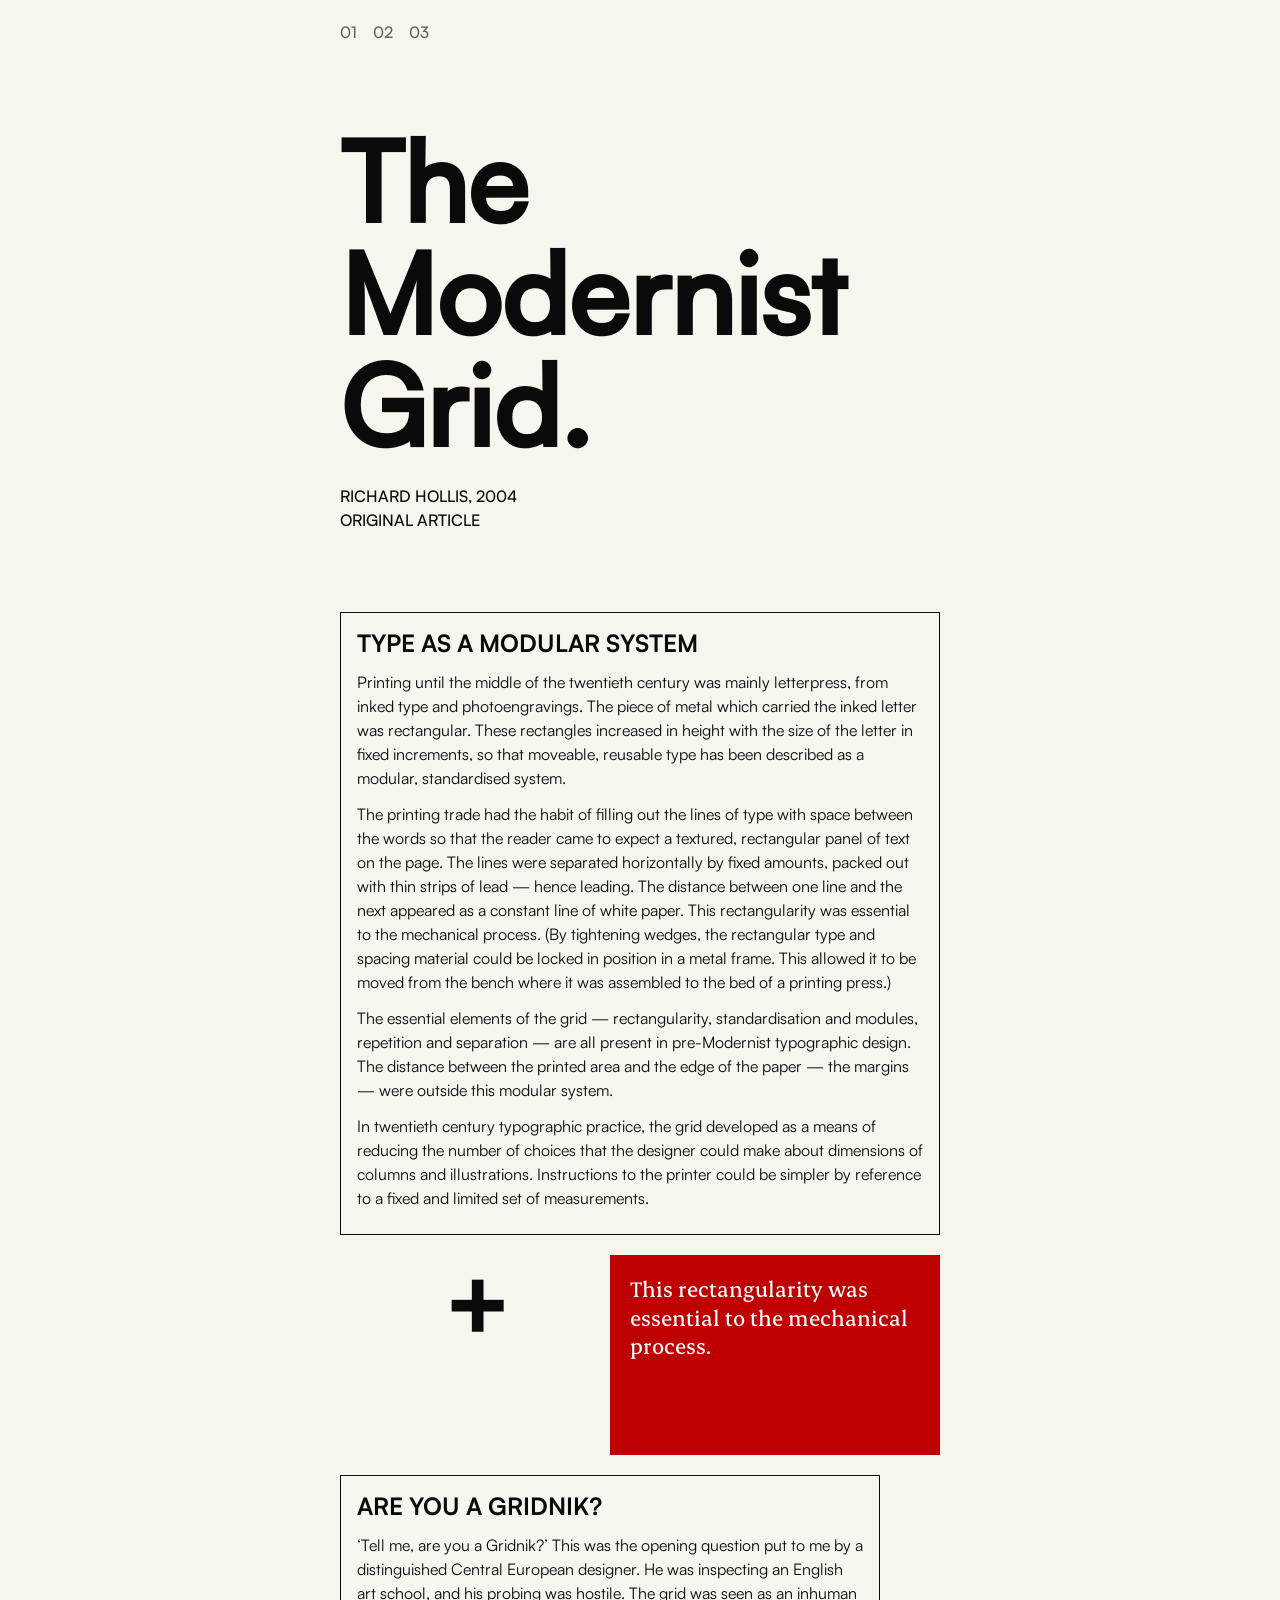
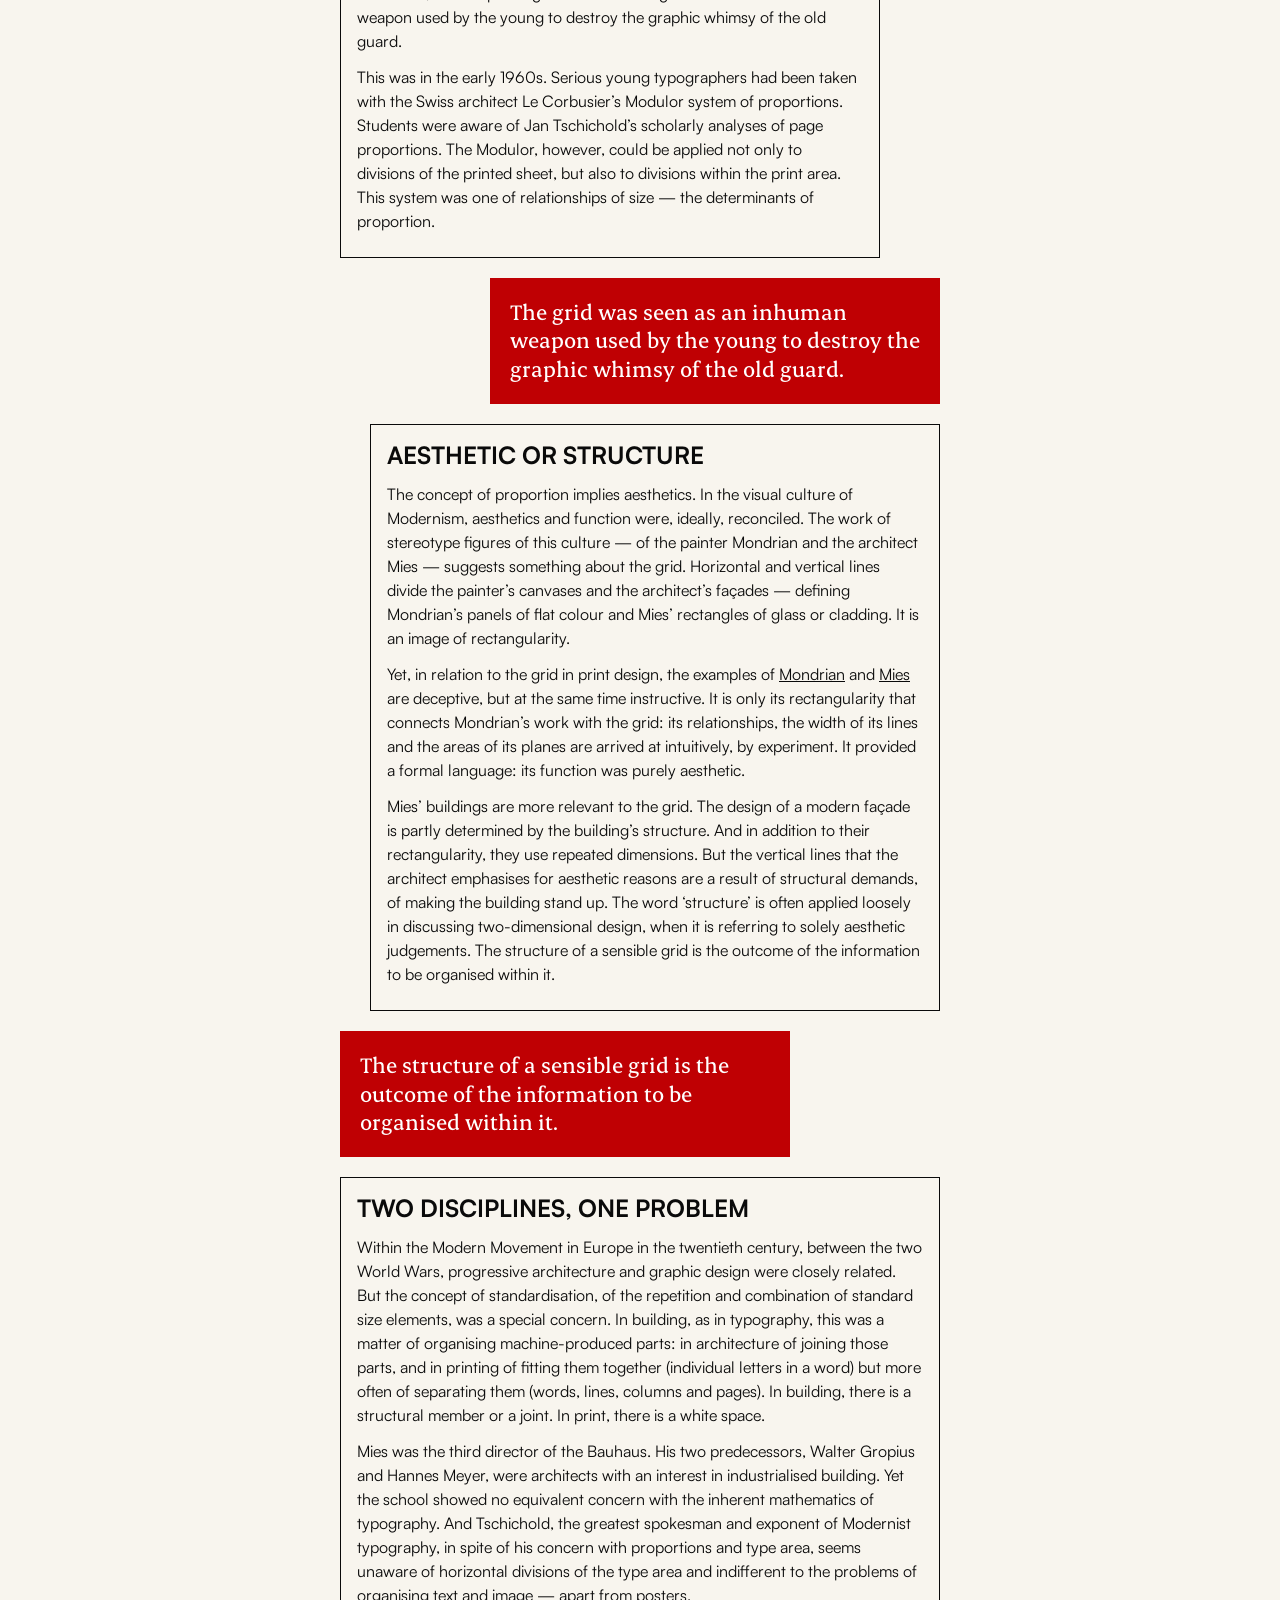
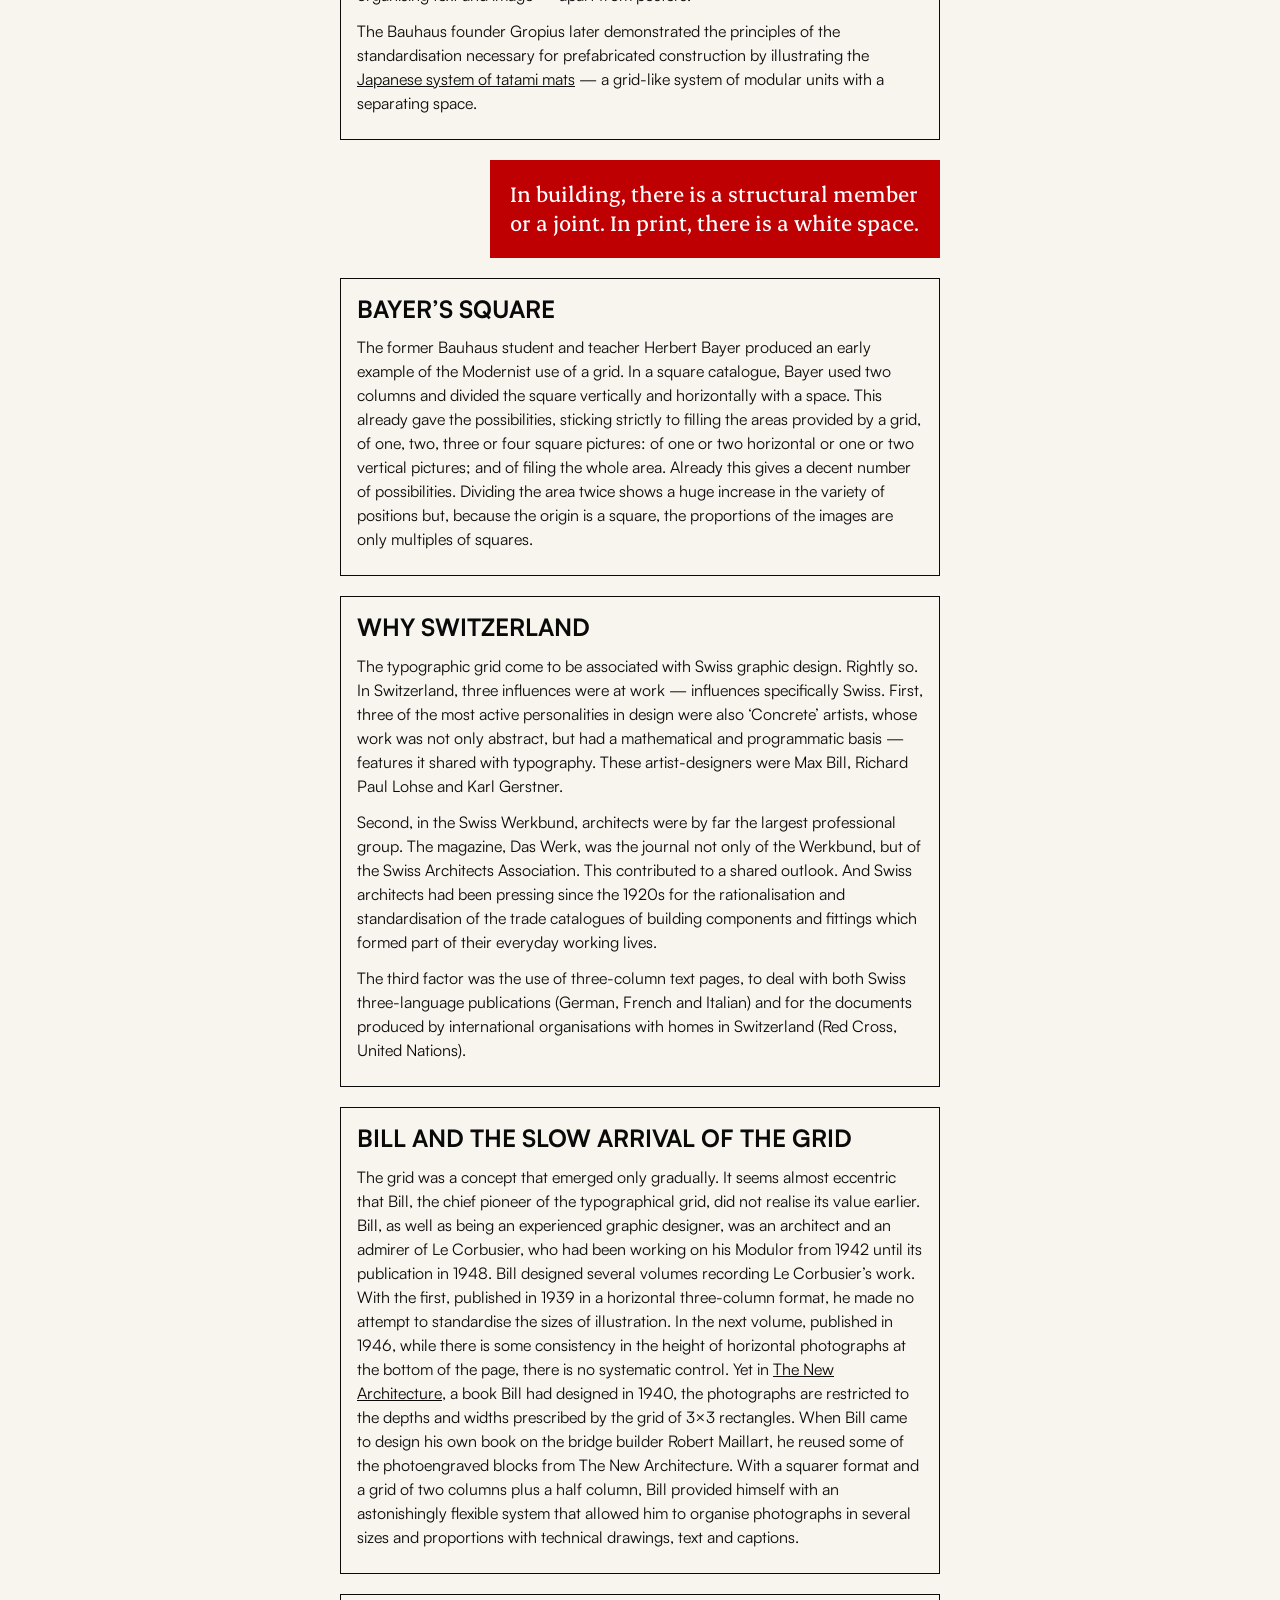
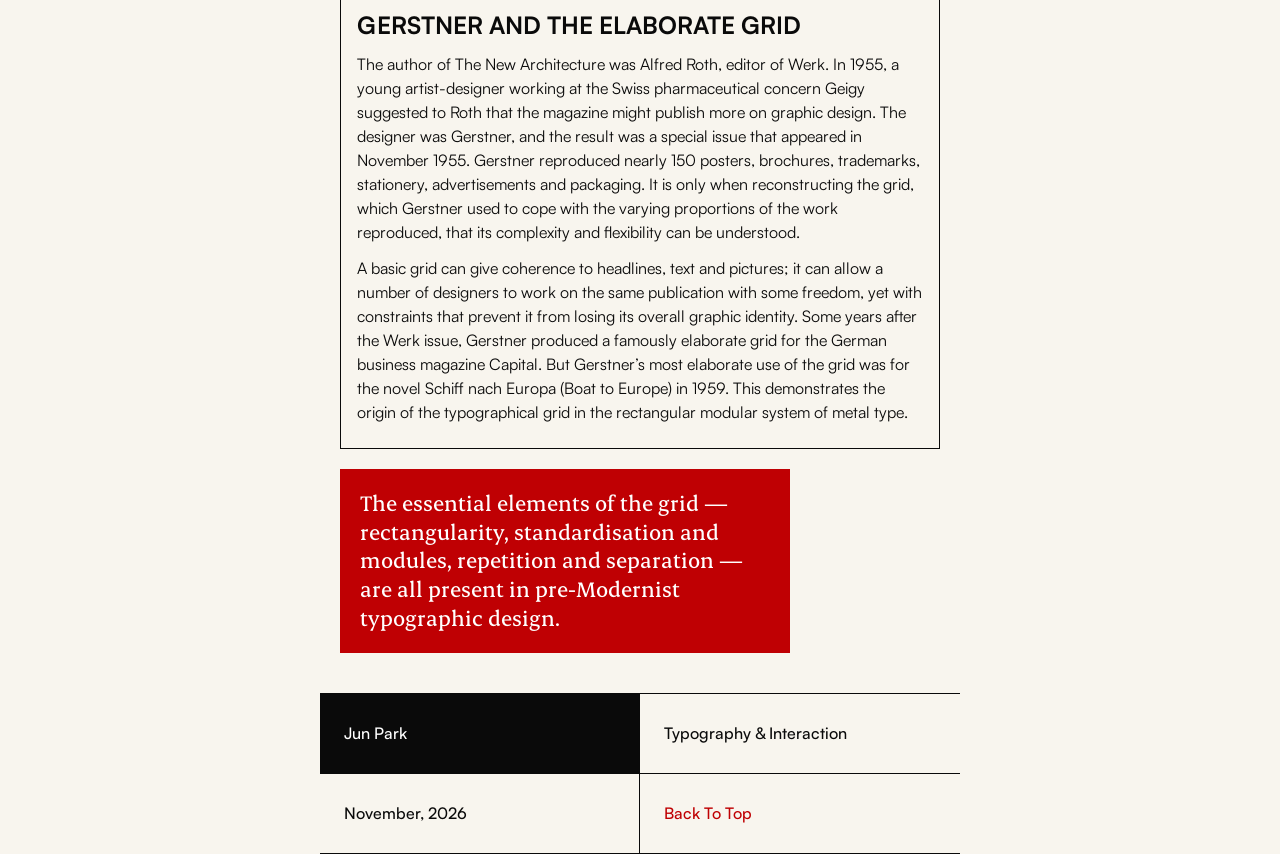
<file: direction-1/index.html>
<!DOCTYPE html>
<html lang="en">
	<head>
		<meta charset="utf-8">
		<meta name="viewport" content="width=device-width, initial-scale=1">
		<title>The Modernist Grid</title>
		<style>
			@import '../styles/reset.css' layer(reset);
			@import '../styles/common.css' layer(common);
			@import 'style.css' layer(page);
		</style>
		<link rel="stylesheet" href="../fonts/Erode_Complete/Fonts/WEB/css/erode.css">
		<link rel="stylesheet" href="../fonts/Satoshi_Complete/Fonts/WEB/css/satoshi.css">
	</head>

	<body id="top">
		<header>
			<nav>
				<ol>
					<li><a class="current" href="../direction-1/">01</a></li>
					<li><a href="../direction-2/">02</a></li>
					<li><a href="../direction-3/">03</a></li>
				</ol>
			</nav>
		</header>

		<main>
			<article>
				<header class="article-header">
					<h1>The Modernist<br>Grid.</h1>
					<p>Richard Hollis, 2004</p>
					<p><a href="https://www.readingdesign.org/modernist-grid">Original Article</a></p>
				</header>

				<!-- 01 -->
				<section class="box">
					<div class="box-body">
						<h2>Type as a Modular System</h2>

						<p>Printing until the middle of the twentieth century was mainly letterpress, from inked type and photoengravings. The piece of metal which carried the inked letter was rectangular. These rectangles increased in height with the size of the letter in fixed increments, so that moveable, reusable type has been described as a modular, standardised system.</p>

						<p>The printing trade had the habit of filling out the lines of type with space between the words so that the reader came to expect a textured, rectangular panel of text on the page. The lines were separated horizontally by fixed amounts, packed out with thin strips of lead — hence <em>leading</em>. The distance between one line and the next appeared as a constant line of white paper. This rectangularity was essential to the mechanical process. (By tightening wedges, the rectangular type and spacing material could be locked in position in a metal frame. This allowed it to be moved from the bench where it was assembled to the bed of a printing press.)</p>

						<p>The essential elements of the grid — rectangularity, standardisation and modules, repetition and separation — are all present in pre-Modernist typographic design. The distance between the printed area and the edge of the paper — the margins — were outside this modular system.</p>

						<p>In twentieth century typographic practice, the grid developed as a means of reducing the number of choices that the designer could make about dimensions of columns and illustrations. Instructions to the printer could be simpler by reference to a fixed and limited set of measurements.</p>
					</div>
				</section>

				<div class="redsquare-right">
					<span class="plus">+</span>
					<blockquote>
						<p>This rectangularity was essential to the mechanical process.</p>
					</blockquote>
				</div>

				<!-- 02 -->
				<section class="box-narrow">
					<div class="box-body">
						<h2>Are You a Gridnik?</h2>

						<p>‘Tell me, are you a Gridnik?’ This was the opening question put to me by a distinguished Central European designer. He was inspecting an English art school, and his probing was hostile. The grid was seen as an inhuman weapon used by the young to destroy the graphic whimsy of the old guard.</p>

						<p>This was in the early 1960s. Serious young typographers had been taken with the Swiss architect Le Corbusier’s <em>Modulor</em> system of proportions. Students were aware of Jan Tschichold’s scholarly analyses of page proportions. The <em>Modulor</em>, however, could be applied not only to divisions of the printed sheet, but also to divisions within the print area. This system was one of relationships of size — the determinants of proportion.</p>
					</div>
				</section>

				<div class="redsquare-right">
					<blockquote>
						<p>The grid was seen as an inhuman weapon used by the young to destroy the graphic whimsy of the old guard.</p>
					</blockquote>
				</div>

				<!-- 03 -->
				<section class="box-indent">
					<div class="box-body">
						<h2>Aesthetic or Structure</h2>

						<p>The concept of proportion implies aesthetics. In the visual culture of Modernism, aesthetics and function were, ideally, reconciled. The work of stereotype figures of this culture — of the painter Mondrian and the architect Mies — suggests something about the grid. Horizontal and vertical lines divide the painter’s canvases and the architect’s façades — defining Mondrian’s panels of flat colour and Mies’ rectangles of glass or cladding. It is an image of rectangularity.</p>

						<p>Yet, in relation to the grid in print design, the examples of <a href="https://galeriemontblanc.com/en/products/composition-in-red-yellow-blue-and-black-piet-mondrian">Mondrian</a> and <a href="https://www.archdaily.com/350573/happy-127th-birthday-mies-van-der-rohe">Mies</a> are deceptive, but at the same time instructive. It is only its rectangularity that connects Mondrian’s work with the grid: its relationships, the width of its lines and the areas of its planes are arrived at intuitively, by experiment. It provided a formal language: its function was purely aesthetic.</p>

						<p>Mies’ buildings are more relevant to the grid. The design of a modern façade is partly determined by the building’s structure. And in addition to their rectangularity, they use repeated dimensions. But the vertical lines that the architect emphasises for aesthetic reasons are a result of structural demands, of making the building stand up. The word <em>‘structure’</em> is often applied loosely in discussing two-dimensional design, when it is referring to solely aesthetic judgements. The structure of a sensible grid is the outcome of the information to be organised within it.</p>
					</div>
				</section>

				<div class="redsquare-left">
					<blockquote>
						<p>The structure of a sensible grid is the outcome of the information to be organised within it.</p>
					</blockquote>
				</div>

				<!-- 04 -->
				<section class="box">
					<div class="box-body">
						<h2>Two Disciplines, One Problem</h2>

						<p>Within the Modern Movement in Europe in the twentieth century, between the two World Wars, progressive architecture and graphic design were closely related. But the concept of standardisation, of the repetition and combination of standard size elements, was a special concern. In building, as in typography, this was a matter of organising machine-produced parts: in architecture of joining those parts, and in printing of fitting them together (individual letters in a word) but more often of separating them (words, lines, columns and pages). In building, there is a structural member or a joint. In print, there is a white space.</p>

						<p>Mies was the third director of the Bauhaus. His two predecessors, Walter Gropius and Hannes Meyer, were architects with an interest in industrialised building. Yet the school showed no equivalent concern with the inherent mathematics of typography. And Tschichold, the greatest spokesman and exponent of Modernist typography, in spite of his concern with proportions and type area, seems unaware of horizontal divisions of the type area and indifferent to the problems of organising text and image — apart from posters.</p>

						<p>The Bauhaus founder Gropius later demonstrated the principles of the standardisation necessary for prefabricated construction by illustrating the <a href="https://www.japan-guide.com/e/e2007.html">Japanese system of tatami mats</a> — a grid-like system of modular units with a separating space.</p>
					</div>
				</section>

				<div class="redsquare-right">
					<blockquote>
						<p>In building, there is a structural member or a joint. In print, there is a white space.</p>
					</blockquote>
				</div>

				<!-- 05 -->
				<section class="box">
					<div class="box-body">
						<h2>Bayer’s Square</h2>

						<p>The former Bauhaus student and teacher Herbert Bayer produced an early example of the Modernist use of a grid. In a square catalogue, Bayer used two columns and divided the square vertically and horizontally with a space. This already gave the possibilities, sticking strictly to filling the areas provided by a grid, of one, two, three or four square pictures: of one or two horizontal or one or two vertical pictures; and of filing the whole area. Already this gives a decent number of possibilities. Dividing the area twice shows a huge increase in the variety of positions but, because the origin is a square, the proportions of the images are only multiples of squares.</p>
					</div>
				</section>

				<!-- 06 -->
				<section class="box">
					<div class="box-body">
						<h2>Why Switzerland</h2>

						<p>The typographic grid come to be associated with Swiss graphic design. Rightly so. In Switzerland, three influences were at work — influences specifically Swiss. First, three of the most active personalities in design were also ‘Concrete’ artists, whose work was not only abstract, but had a mathematical and programmatic basis — features it shared with typography. These artist-designers were Max Bill, Richard Paul Lohse and Karl Gerstner.</p>

						<p>Second, in the Swiss Werkbund, architects were by far the largest professional group. The magazine, <cite>Das Werk</cite>, was the journal not only of the Werkbund, but of the Swiss Architects Association. This contributed to a shared outlook. And Swiss architects had been pressing since the 1920s for the rationalisation and standardisation of the trade catalogues of building components and fittings which formed part of their everyday working lives.</p>

						<p>The third factor was the use of three-column text pages, to deal with both Swiss three-language publications (German, French and Italian) and for the documents produced by international organisations with homes in Switzerland (Red Cross, United Nations).</p>
					</div>
				</section>

				<!-- 07 -->
				<section class="box">
					<div class="box-body">
						<h2>Bill and the Slow Arrival of the Grid</h2>

						<p>The grid was a concept that emerged only gradually. It seems almost eccentric that Bill, the chief pioneer of the typographical grid, did not realise its value earlier. Bill, as well as being an experienced graphic designer, was an architect and an admirer of Le Corbusier, who had been working on his <em>Modulor</em> from <time>1942</time> until its publication in <time>1948</time>. Bill designed several volumes recording Le Corbusier’s work. With the first, published in <time>1939</time> in a horizontal three-column format, he made no attempt to standardise the sizes of illustration. In the next volume, published in <time>1946</time>, while there is some consistency in the height of horizontal photographs at the bottom of the page, there is no systematic control. Yet in <cite><a href="https://www.worthpoint.com/worthopedia/1940-architecture-1st-edition-642095183">The New Architecture</a></cite>, a book Bill had designed in <time>1940</time>, the photographs are restricted to the depths and widths prescribed by the grid of 3×3 rectangles. When Bill came to design his own book on the bridge builder Robert Maillart, he reused some of the photoengraved blocks from <cite>The New Architecture</cite>. With a squarer format and a grid of two columns plus a half column, Bill provided himself with an astonishingly flexible system that allowed him to organise photographs in several sizes and proportions with technical drawings, text and captions.</p>
					</div>
				</section>

				<!-- 08 -->
				<section class="box">
					<div class="box-body">
						<h2>Gerstner and the Elaborate Grid</h2>

						<p>The author of <cite>The New Architecture</cite> was Alfred Roth, editor of <cite>Werk</cite>. In <time>1955</time>, a young artist-designer working at the Swiss pharmaceutical concern Geigy suggested to Roth that the magazine might publish more on graphic design. The designer was Gerstner, and the result was a special issue that appeared in <time>November 1955</time>. Gerstner reproduced nearly 150 posters, brochures, trademarks, stationery, advertisements and packaging. It is only when reconstructing the grid, which Gerstner used to cope with the varying proportions of the work reproduced, that its complexity and flexibility can be understood.</p>

						<p>A basic grid can give coherence to headlines, text and pictures; it can allow a number of designers to work on the same publication with some freedom, yet with constraints that prevent it from losing its overall graphic identity. Some years after the <cite>Werk</cite> issue, Gerstner produced a famously elaborate grid for the German business magazine <cite>Capital</cite>. But Gerstner’s most elaborate use of the grid was for the novel <cite>Schiff nach Europa</cite> (Boat to Europe) in <time>1959</time>. This demonstrates the origin of the typographical grid in the rectangular modular system of metal type.</p>
					</div>
				</section>

				<!-- Quote from an earlier line in the essay -->
				<div class="redsquare-left">
					<blockquote>
						<p>The essential elements of the grid — rectangularity, standardisation and modules, repetition and separation — are all present in pre-Modernist typographic design.</p>
					</blockquote>
				</div>
			</article>
		</main>

		<!-- Title block: 2 × 2 cells -->
		<footer class="footer-block">
			<p>Jun Park</p>
			<p>Typography &amp; Interaction</p>
			<p>November, 2026</p>
			<p><a href="#top">Back To Top</a></p>
		</footer>
	</body>
</html>
</file>
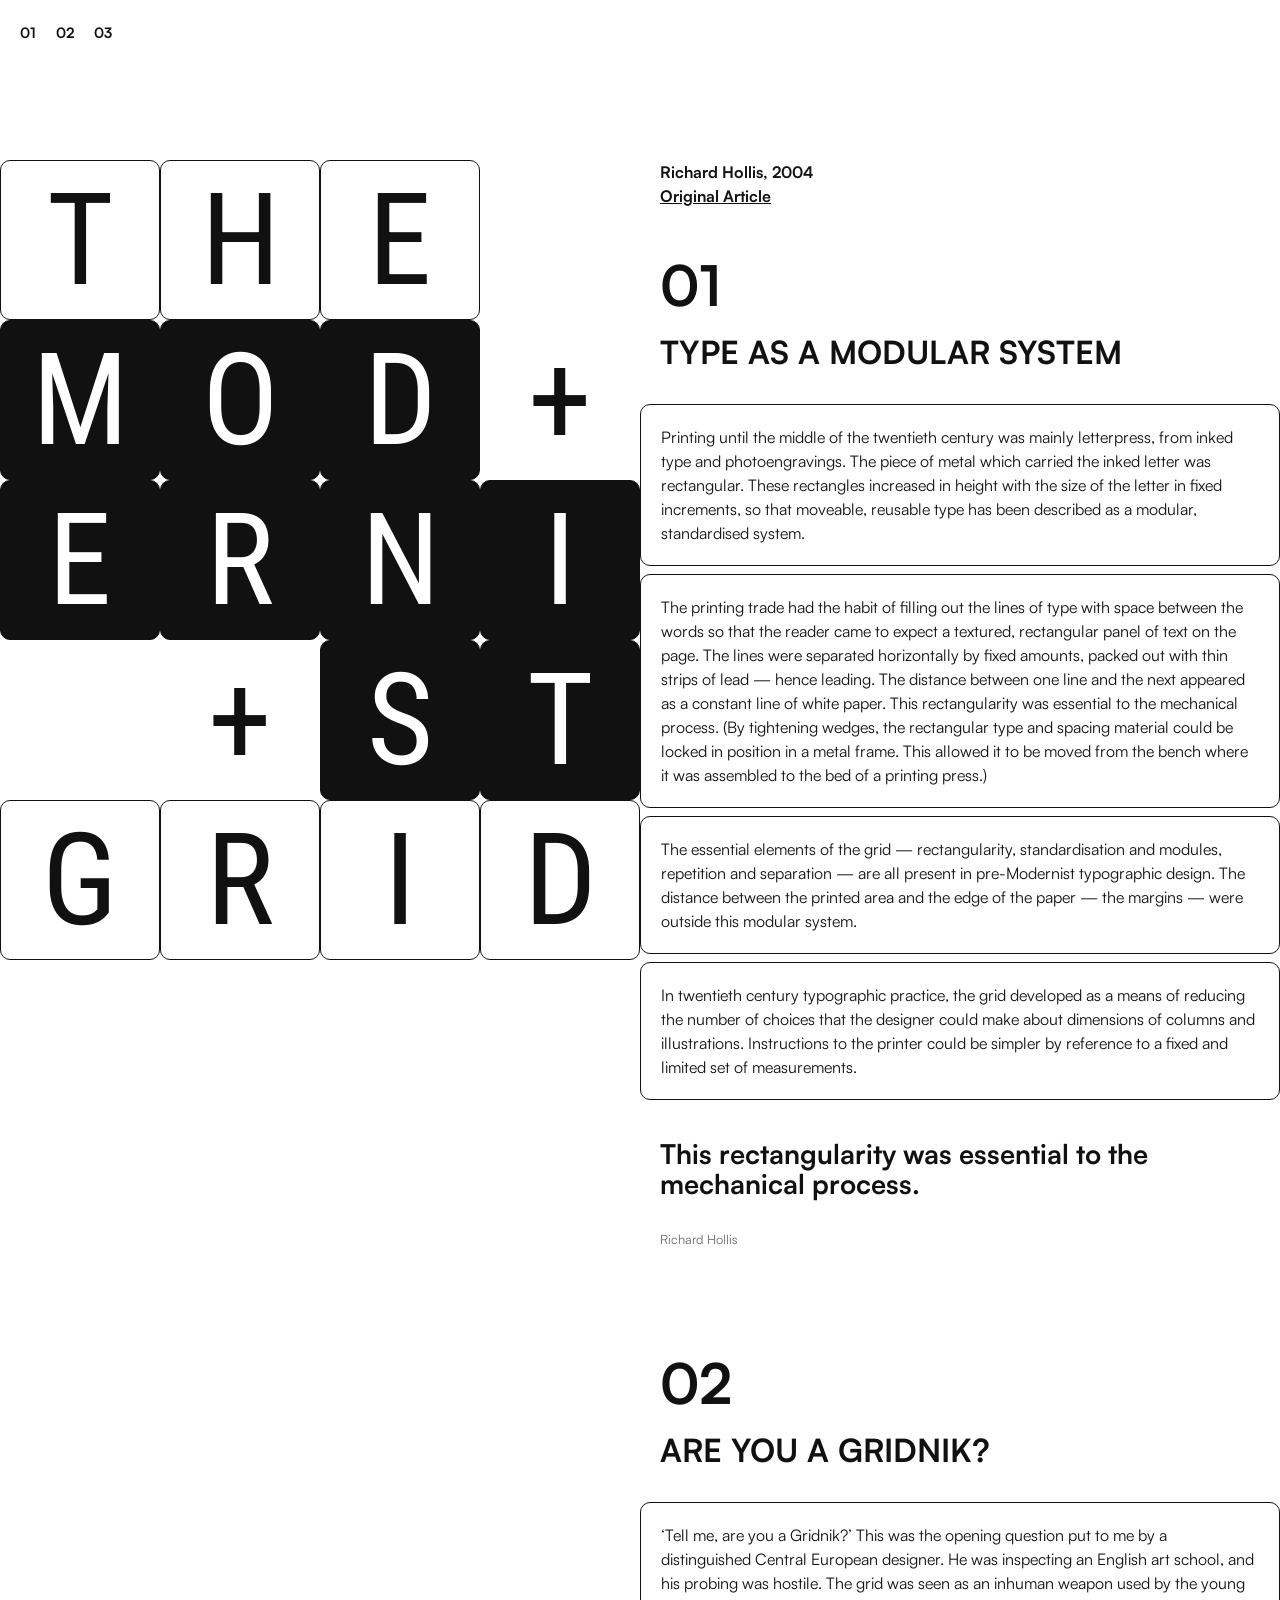
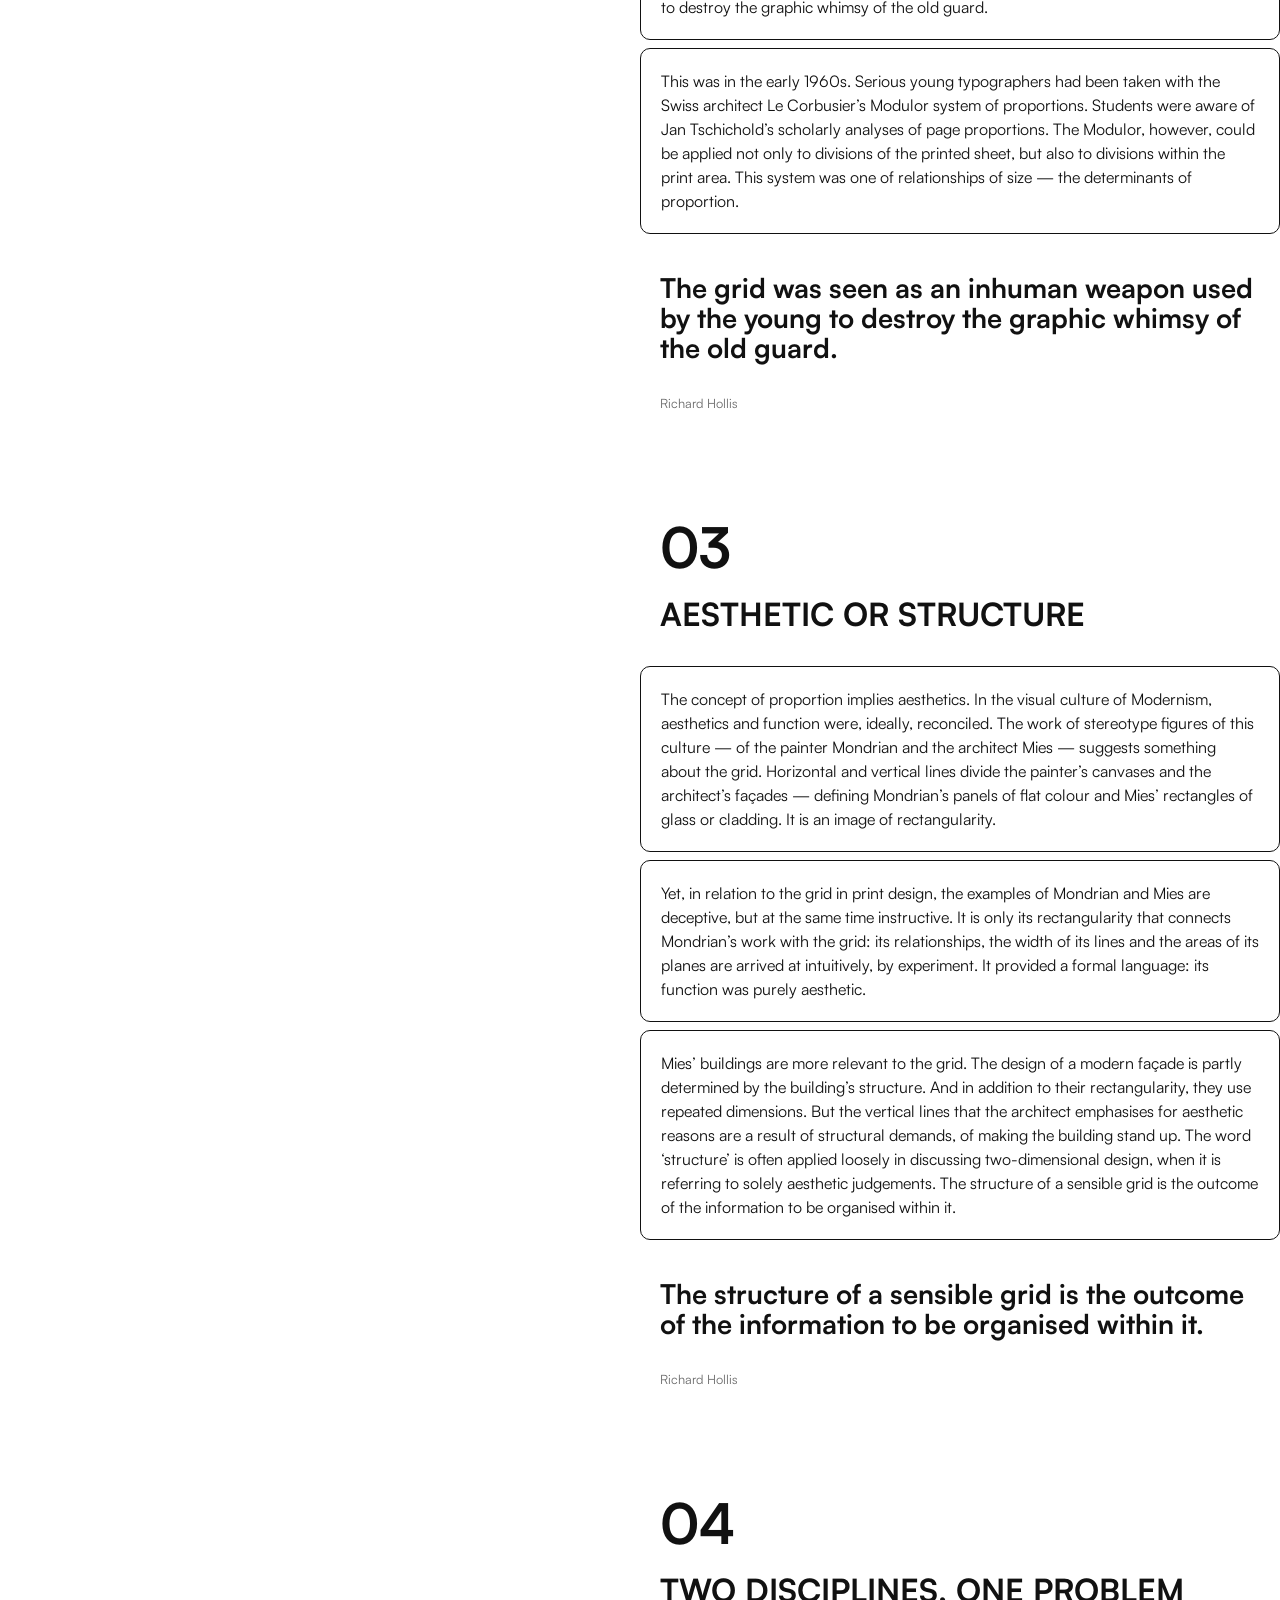
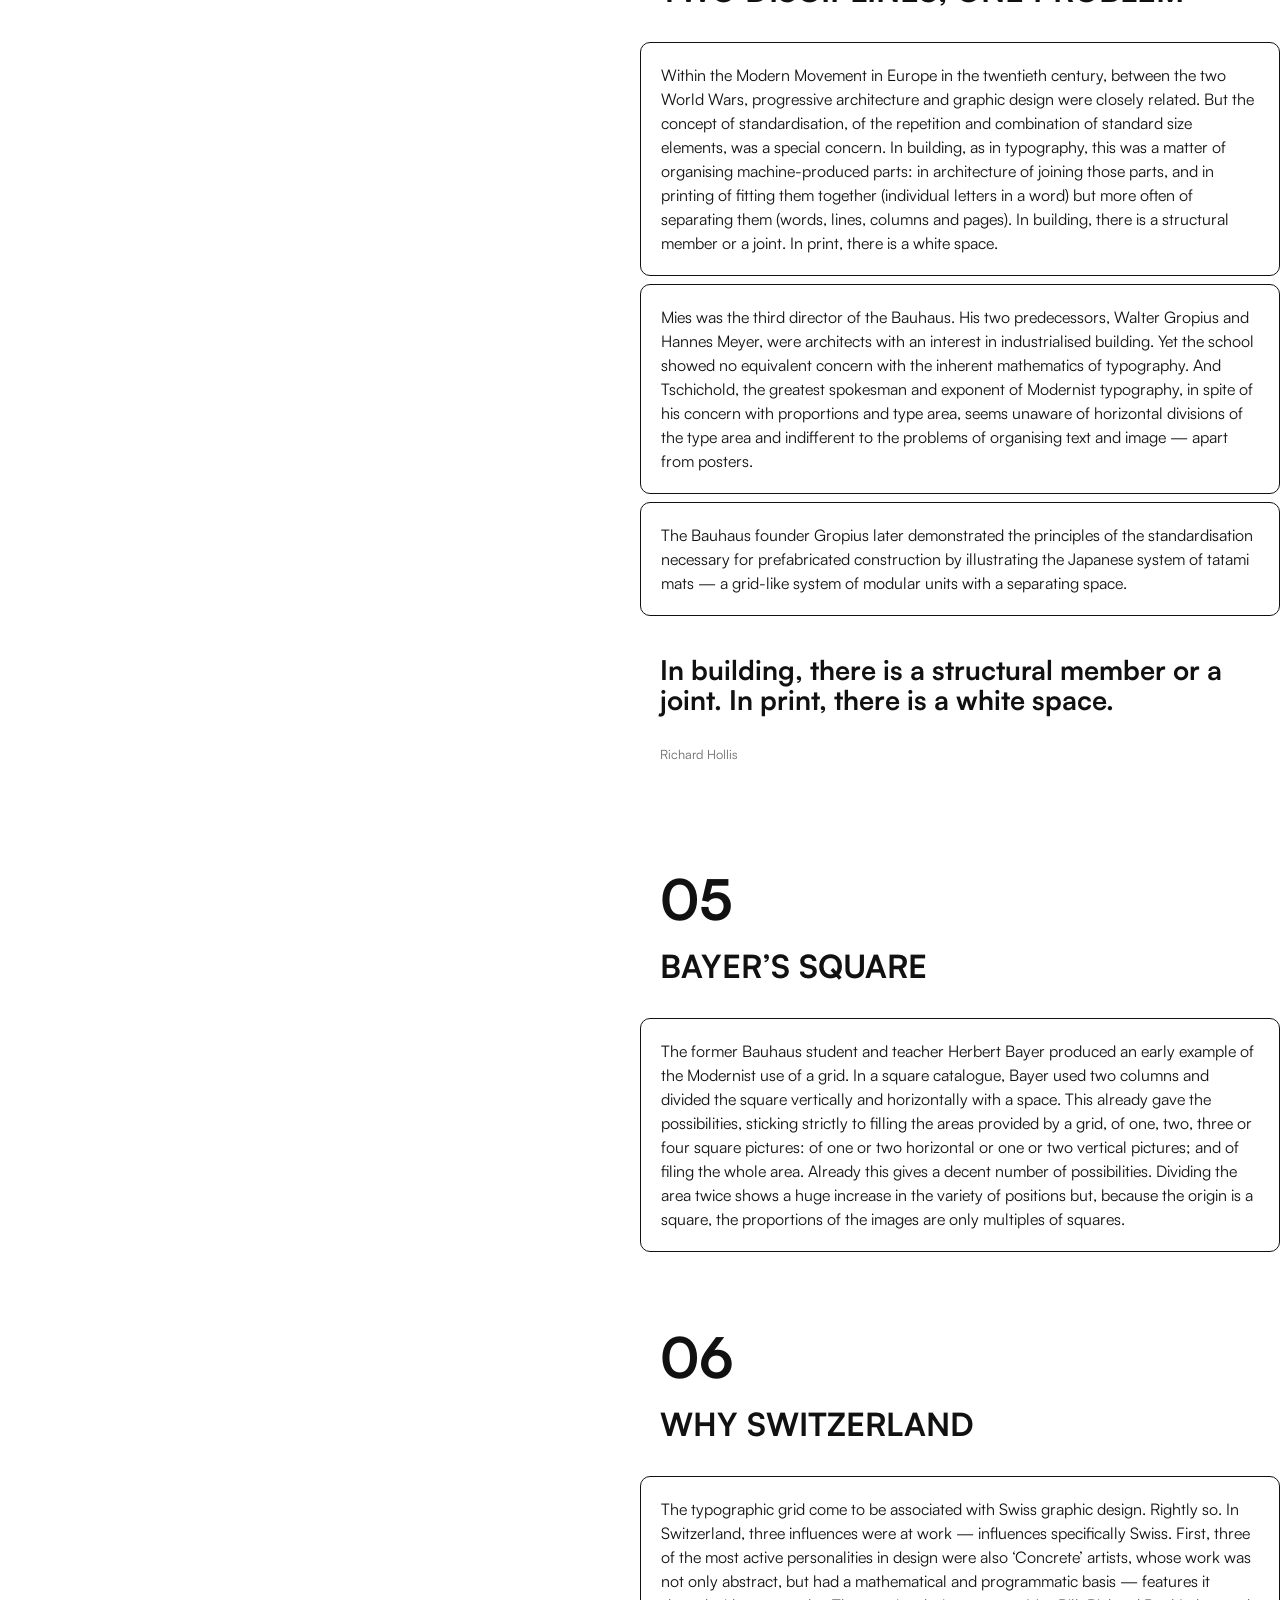
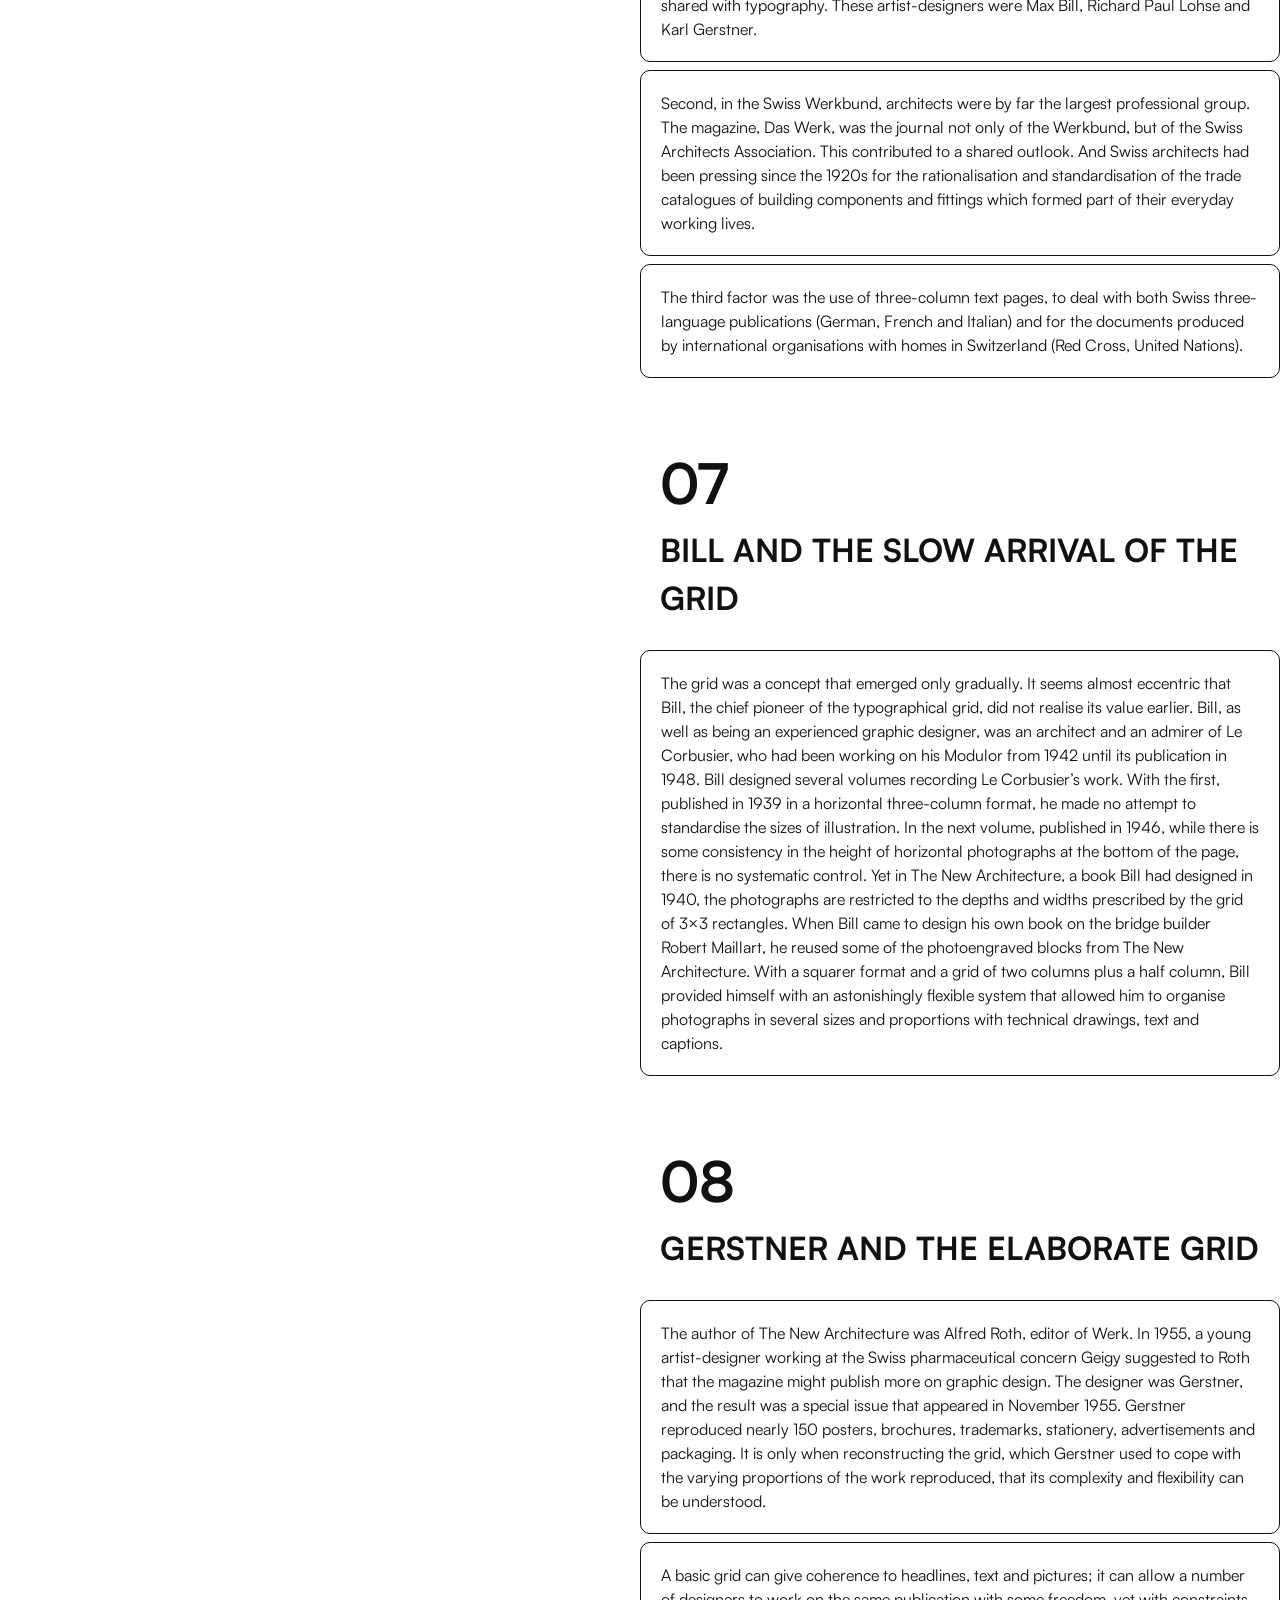
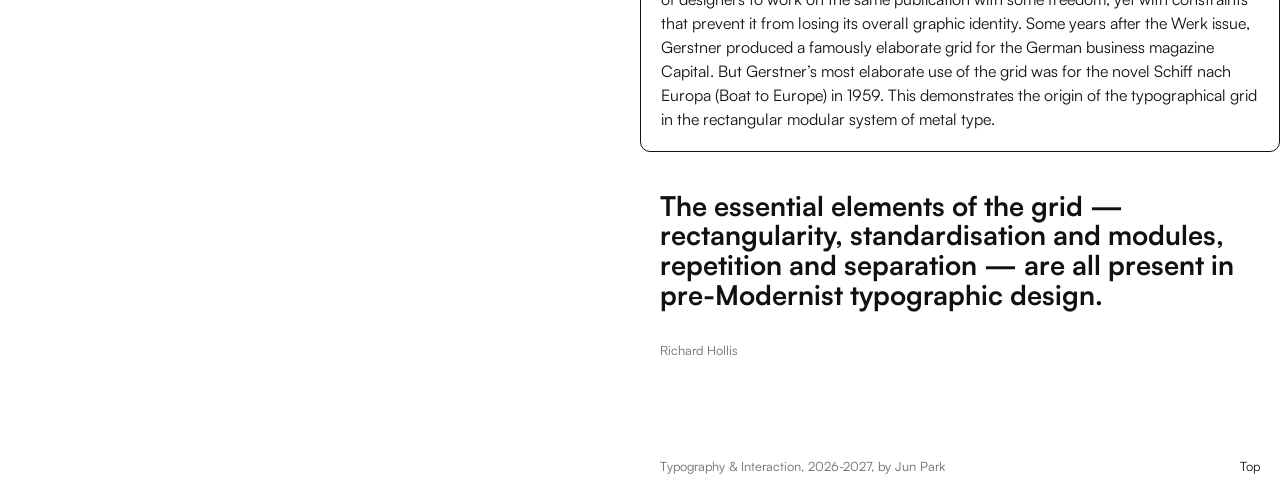
<file: direction-2/index.html>
<!DOCTYPE html>
<html lang="en">
	<head>
		<meta charset="utf-8">
		<meta name="viewport" content="width=device-width, initial-scale=1">
		<title>The Modernist Grid</title>
		<style>
			@import '../styles/reset.css' layer(reset);
			@import '../styles/common.css' layer(common);
			@import 'style.css' layer(page);
		</style>
		<link rel="stylesheet" href="https://fonts.googleapis.com/css2?family=Roboto+Condensed:wght@700&display=swap">
		<link href="../fonts/Erode_Complete/Fonts/WEB/css/erode.css" rel="stylesheet">
		<link href="../fonts/Satoshi_Complete/Fonts/WEB/css/satoshi.css" rel="stylesheet">
	</head>

	<body id="top">
		<nav>
			<ol>
				<li><a href="../direction-1/">01</a></li>
				<li><a href="../direction-2/">02</a></li>
				<li><a href="../direction-3/">03</a></li>
			</ol>
		</nav>

		<!-- Title as letter tiles on the 4-column grid (dark = black tile, plus = + sign, empty = blank cell) -->
		<header>
			<h1>
				<span>T</span><span>H</span><span>E</span><span class="empty"></span>
				<span class="dark">M</span><span class="dark">O</span><span class="dark">D</span><span class="plus">+</span>
				<span class="dark">E</span><span class="dark">R</span><span class="dark">N</span><span class="dark">I</span>
				<span class="empty"></span><span class="plus">+</span><span class="dark">S</span><span class="dark">T</span>
				<span>G</span><span>R</span><span>I</span><span>D</span>
			</h1>
		</header>

		<main>
			<article>
				<!-- Referring the original article-->
				<header>
					<h2>Richard Hollis, 2004<br><a href="https://www.readingdesign.org/modernist-grid">Original Article</a></h2>
				</header>

				<!-- Each section contains the text from the article (h3 = subtitle, blockquote = pull quote from that section)-->
				<section>
					<h3><span class="number">01</span>Type as a Modular System</h3>

					<p>Printing until the middle of the twentieth century was mainly letterpress, from inked type and photoengravings. The piece of metal which carried the inked letter was rectangular. These rectangles increased in height with the size of the letter in fixed increments, so that moveable, reusable type has been described as a modular, standardised system.</p>

					<p>The printing trade had the habit of filling out the lines of type with space between the words so that the reader came to expect a textured, rectangular panel of text on the page. The lines were separated horizontally by fixed amounts, packed out with thin strips of lead — hence <em>leading</em>. The distance between one line and the next appeared as a constant line of white paper. This rectangularity was essential to the mechanical process. (By tightening wedges, the rectangular type and spacing material could be locked in position in a metal frame. This allowed it to be moved from the bench where it was assembled to the bed of a printing press.)</p>

					<p>The essential elements of the grid — rectangularity, standardisation and modules, repetition and separation — are all present in pre-Modernist typographic design. The distance between the printed area and the edge of the paper — the margins — were outside this modular system.</p>

					<p>In twentieth century typographic practice, the grid developed as a means of reducing the number of choices that the designer could make about dimensions of columns and illustrations. Instructions to the printer could be simpler by reference to a fixed and limited set of measurements.</p>

					<blockquote>
						<p>This rectangularity was essential to the mechanical process.</p>
						<p><cite>Richard Hollis</cite></p>
					</blockquote>
				</section>

				<section>
					<h3><span class="number">02</span>Are You a Gridnik?</h3>

					<p>‘Tell me, are you a Gridnik?’ This was the opening question put to me by a distinguished Central European designer. He was inspecting an English art school, and his probing was hostile. The grid was seen as an inhuman weapon used by the young to destroy the graphic whimsy of the old guard.</p>

					<p>This was in the early 1960s. Serious young typographers had been taken with the Swiss architect Le Corbusier’s <em>Modulor</em> system of proportions. Students were aware of Jan Tschichold’s scholarly analyses of page proportions. The <em>Modulor</em>, however, could be applied not only to divisions of the printed sheet, but also to divisions within the print area. This system was one of relationships of size — the determinants of proportion.</p>

					<blockquote>
						<p>The grid was seen as an inhuman weapon used by the young to destroy the graphic whimsy of the old guard.</p>
						<p><cite>Richard Hollis</cite></p>
					</blockquote>
				</section>

				<section>
					<h3><span class="number">03</span>Aesthetic or Structure</h3>

					<p>The concept of proportion implies aesthetics. In the visual culture of Modernism, aesthetics and function were, ideally, reconciled. The work of stereotype figures of this culture — of the painter Mondrian and the architect Mies — suggests something about the grid. Horizontal and vertical lines divide the painter’s canvases and the architect’s façades — defining Mondrian’s panels of flat colour and Mies’ rectangles of glass or cladding. It is an image of rectangularity.</p>

					<p>Yet, in relation to the grid in print design, the examples of <a href="https://galeriemontblanc.com/en/products/composition-in-red-yellow-blue-and-black-piet-mondrian">Mondrian</a> and <a href="https://www.archdaily.com/350573/happy-127th-birthday-mies-van-der-rohe">Mies</a> are deceptive, but at the same time instructive. It is only its rectangularity that connects Mondrian’s work with the grid: its relationships, the width of its lines and the areas of its planes are arrived at intuitively, by experiment. It provided a formal language: its function was purely aesthetic.</p>

					<p>Mies’ buildings are more relevant to the grid. The design of a modern façade is partly determined by the building’s structure. And in addition to their rectangularity, they use repeated dimensions. But the vertical lines that the architect emphasises for aesthetic reasons are a result of structural demands, of making the building stand up. The word <em>‘structure’</em> is often applied loosely in discussing two-dimensional design, when it is referring to solely aesthetic judgements. The structure of a sensible grid is the outcome of the information to be organised within it.</p>

					<blockquote>
						<p>The structure of a sensible grid is the outcome of the information to be organised within it.</p>
						<p><cite>Richard Hollis</cite></p>
					</blockquote>
				</section>

				<section>
					<h3><span class="number">04</span>Two Disciplines, One Problem</h3>

					<p>Within the Modern Movement in Europe in the twentieth century, between the two World Wars, progressive architecture and graphic design were closely related. But the concept of standardisation, of the repetition and combination of standard size elements, was a special concern. In building, as in typography, this was a matter of organising machine-produced parts: in architecture of joining those parts, and in printing of fitting them together (individual letters in a word) but more often of separating them (words, lines, columns and pages). In building, there is a structural member or a joint. In print, there is a white space.</p>

					<p>Mies was the third director of the Bauhaus. His two predecessors, Walter Gropius and Hannes Meyer, were architects with an interest in industrialised building. Yet the school showed no equivalent concern with the inherent mathematics of typography. And Tschichold, the greatest spokesman and exponent of Modernist typography, in spite of his concern with proportions and type area, seems unaware of horizontal divisions of the type area and indifferent to the problems of organising text and image — apart from posters.</p>

					<p>The Bauhaus founder Gropius later demonstrated the principles of the standardisation necessary for prefabricated construction by illustrating the <a href="https://www.japan-guide.com/e/e2007.html">Japanese system of tatami mats</a> — a grid-like system of modular units with a separating space.</p>

					<blockquote>
						<p>In building, there is a structural member or a joint. In print, there is a white space.</p>
						<p><cite>Richard Hollis</cite></p>
					</blockquote>
				</section>

				<section>
					<h3><span class="number">05</span>Bayer’s Square</h3>

					<p>The former Bauhaus student and teacher Herbert Bayer produced an early example of the Modernist use of a grid. In a square catalogue, Bayer used two columns and divided the square vertically and horizontally with a space. This already gave the possibilities, sticking strictly to filling the areas provided by a grid, of one, two, three or four square pictures: of one or two horizontal or one or two vertical pictures; and of filing the whole area. Already this gives a decent number of possibilities. Dividing the area twice shows a huge increase in the variety of positions but, because the origin is a square, the proportions of the images are only multiples of squares.</p>
				</section>

				<section>
					<h3><span class="number">06</span>Why Switzerland</h3>

					<p>The typographic grid come to be associated with Swiss graphic design. Rightly so. In Switzerland, three influences were at work — influences specifically Swiss. First, three of the most active personalities in design were also ‘Concrete’ artists, whose work was not only abstract, but had a mathematical and programmatic basis — features it shared with typography. These artist-designers were Max Bill, Richard Paul Lohse and Karl Gerstner.</p>

					<p>Second, in the Swiss Werkbund, architects were by far the largest professional group. The magazine, <cite>Das Werk</cite>, was the journal not only of the Werkbund, but of the Swiss Architects Association. This contributed to a shared outlook. And Swiss architects had been pressing since the 1920s for the rationalisation and standardisation of the trade catalogues of building components and fittings which formed part of their everyday working lives.</p>

					<p>The third factor was the use of three-column text pages, to deal with both Swiss three-language publications (German, French and Italian) and for the documents produced by international organisations with homes in Switzerland (Red Cross, United Nations).</p>
				</section>

				<section>
					<h3><span class="number">07</span>Bill and the Slow Arrival of the Grid</h3>

					<p>The grid was a concept that emerged only gradually. It seems almost eccentric that Bill, the chief pioneer of the typographical grid, did not realise its value earlier. Bill, as well as being an experienced graphic designer, was an architect and an admirer of Le Corbusier, who had been working on his <em>Modulor</em> from <time>1942</time> until its publication in <time>1948</time>. Bill designed several volumes recording Le Corbusier’s work. With the first, published in <time>1939</time> in a horizontal three-column format, he made no attempt to standardise the sizes of illustration. In the next volume, published in <time>1946</time>, while there is some consistency in the height of horizontal photographs at the bottom of the page, there is no systematic control. Yet in <cite><a href="https://www.worthpoint.com/worthopedia/1940-architecture-1st-edition-642095183">The New Architecture</a></cite>, a book Bill had designed in <time>1940</time>, the photographs are restricted to the depths and widths prescribed by the grid of 3×3 rectangles. When Bill came to design his own book on the bridge builder Robert Maillart, he reused some of the photoengraved blocks from <cite>The New Architecture</cite>. With a squarer format and a grid of two columns plus a half column, Bill provided himself with an astonishingly flexible system that allowed him to organise photographs in several sizes and proportions with technical drawings, text and captions.</p>
				</section>

				<section>
					<h3><span class="number">08</span>Gerstner and the Elaborate Grid</h3>

					<p>The author of <cite>The New Architecture</cite> was Alfred Roth, editor of <cite>Werk</cite>. In <time>1955</time>, a young artist-designer working at the Swiss pharmaceutical concern Geigy suggested to Roth that the magazine might publish more on graphic design. The designer was Gerstner, and the result was a special issue that appeared in <time>November 1955</time>. Gerstner reproduced nearly 150 posters, brochures, trademarks, stationery, advertisements and packaging. It is only when reconstructing the grid, which Gerstner used to cope with the varying proportions of the work reproduced, that its complexity and flexibility can be understood.</p>

					<p>A basic grid can give coherence to headlines, text and pictures; it can allow a number of designers to work on the same publication with some freedom, yet with constraints that prevent it from losing its overall graphic identity. Some years after the <cite>Werk</cite> issue, Gerstner produced a famously elaborate grid for the German business magazine <cite>Capital</cite>. But Gerstner’s most elaborate use of the grid was for the novel <cite>Schiff nach Europa</cite> (Boat to Europe) in <time>1959</time>. This demonstrates the origin of the typographical grid in the rectangular modular system of metal type.</p>

					<!-- Quote from an earlier line in the essay -->
					<blockquote>
						<p>The essential elements of the grid — rectangularity, standardisation and modules, repetition and separation — are all present in pre-Modernist typographic design.</p>
						<p><cite>Richard Hollis</cite></p>
					</blockquote>
				</section>
			</article>
		</main>

		<footer>
			<p>Typography &amp; Interaction, 2026-2027, by Jun Park</p>
			<p><a href="#top">Top</a></p>
		</footer>
	</body>
</html>
</file>
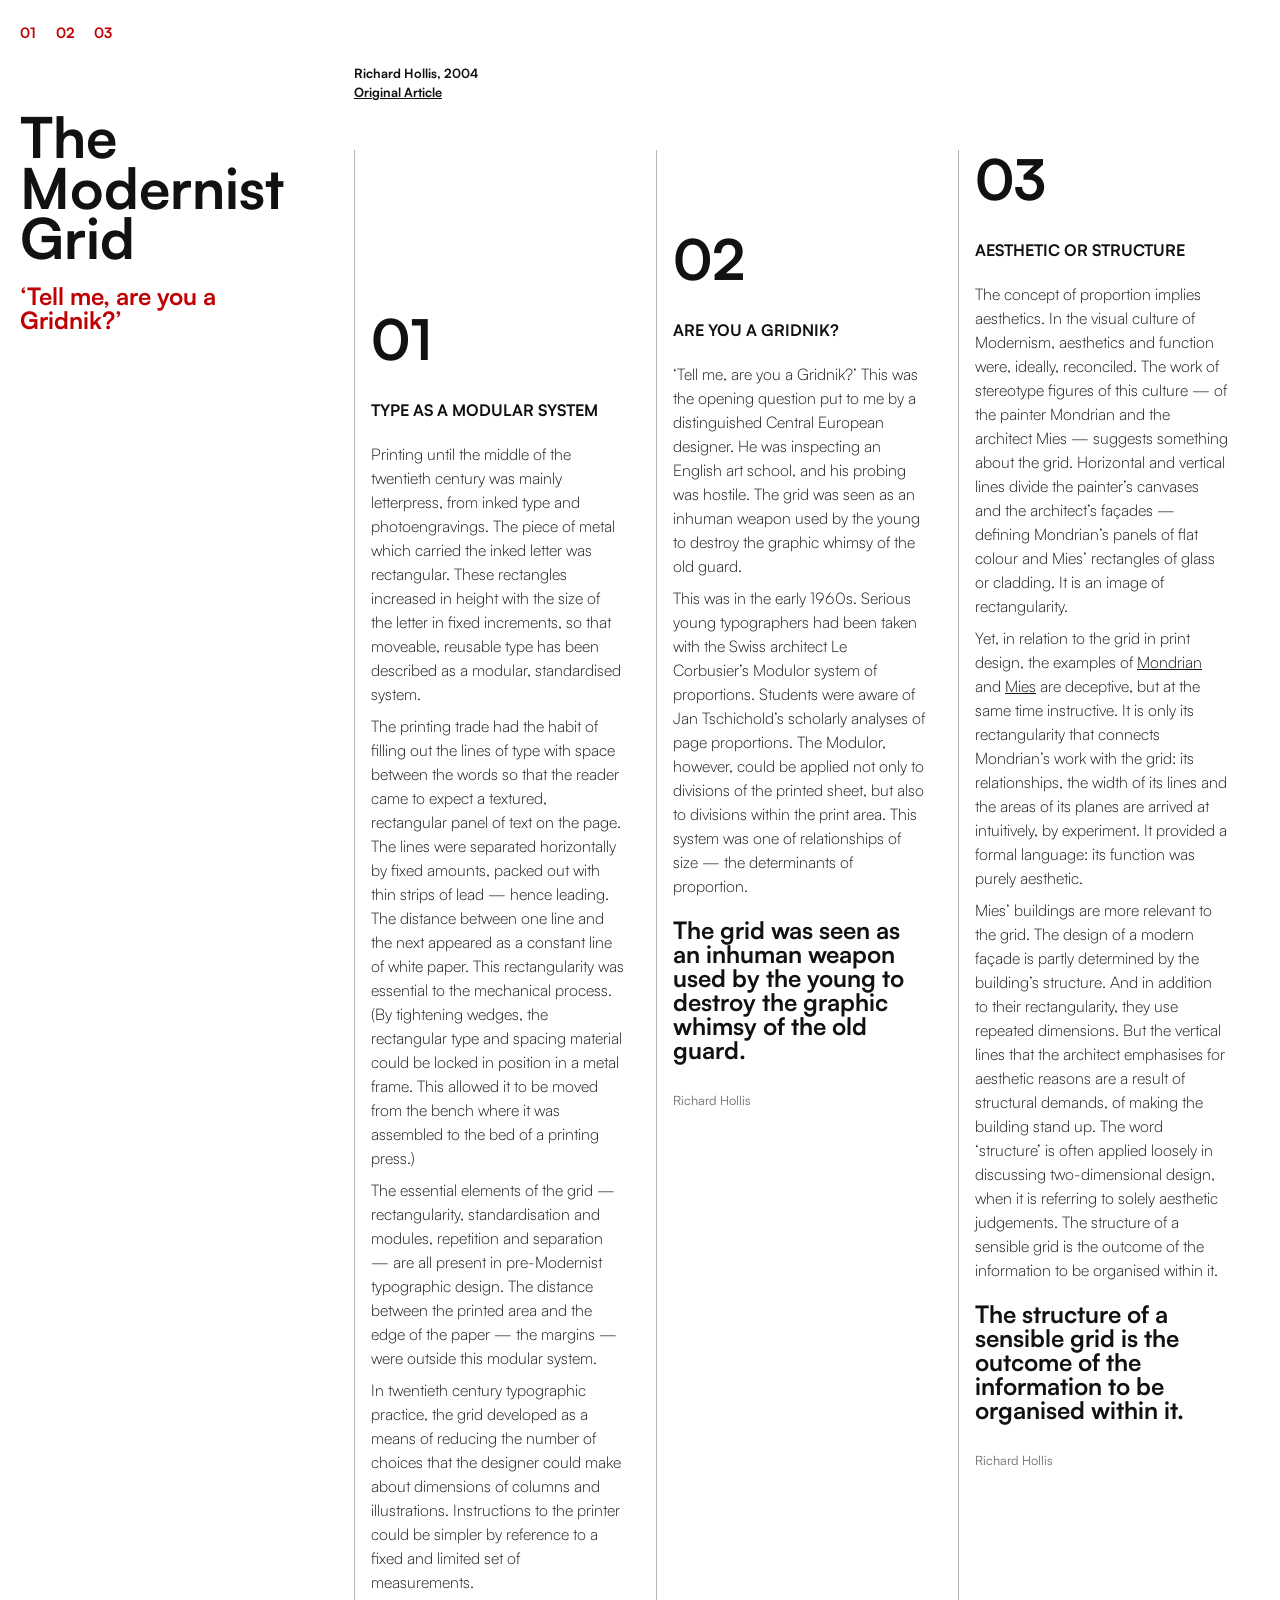
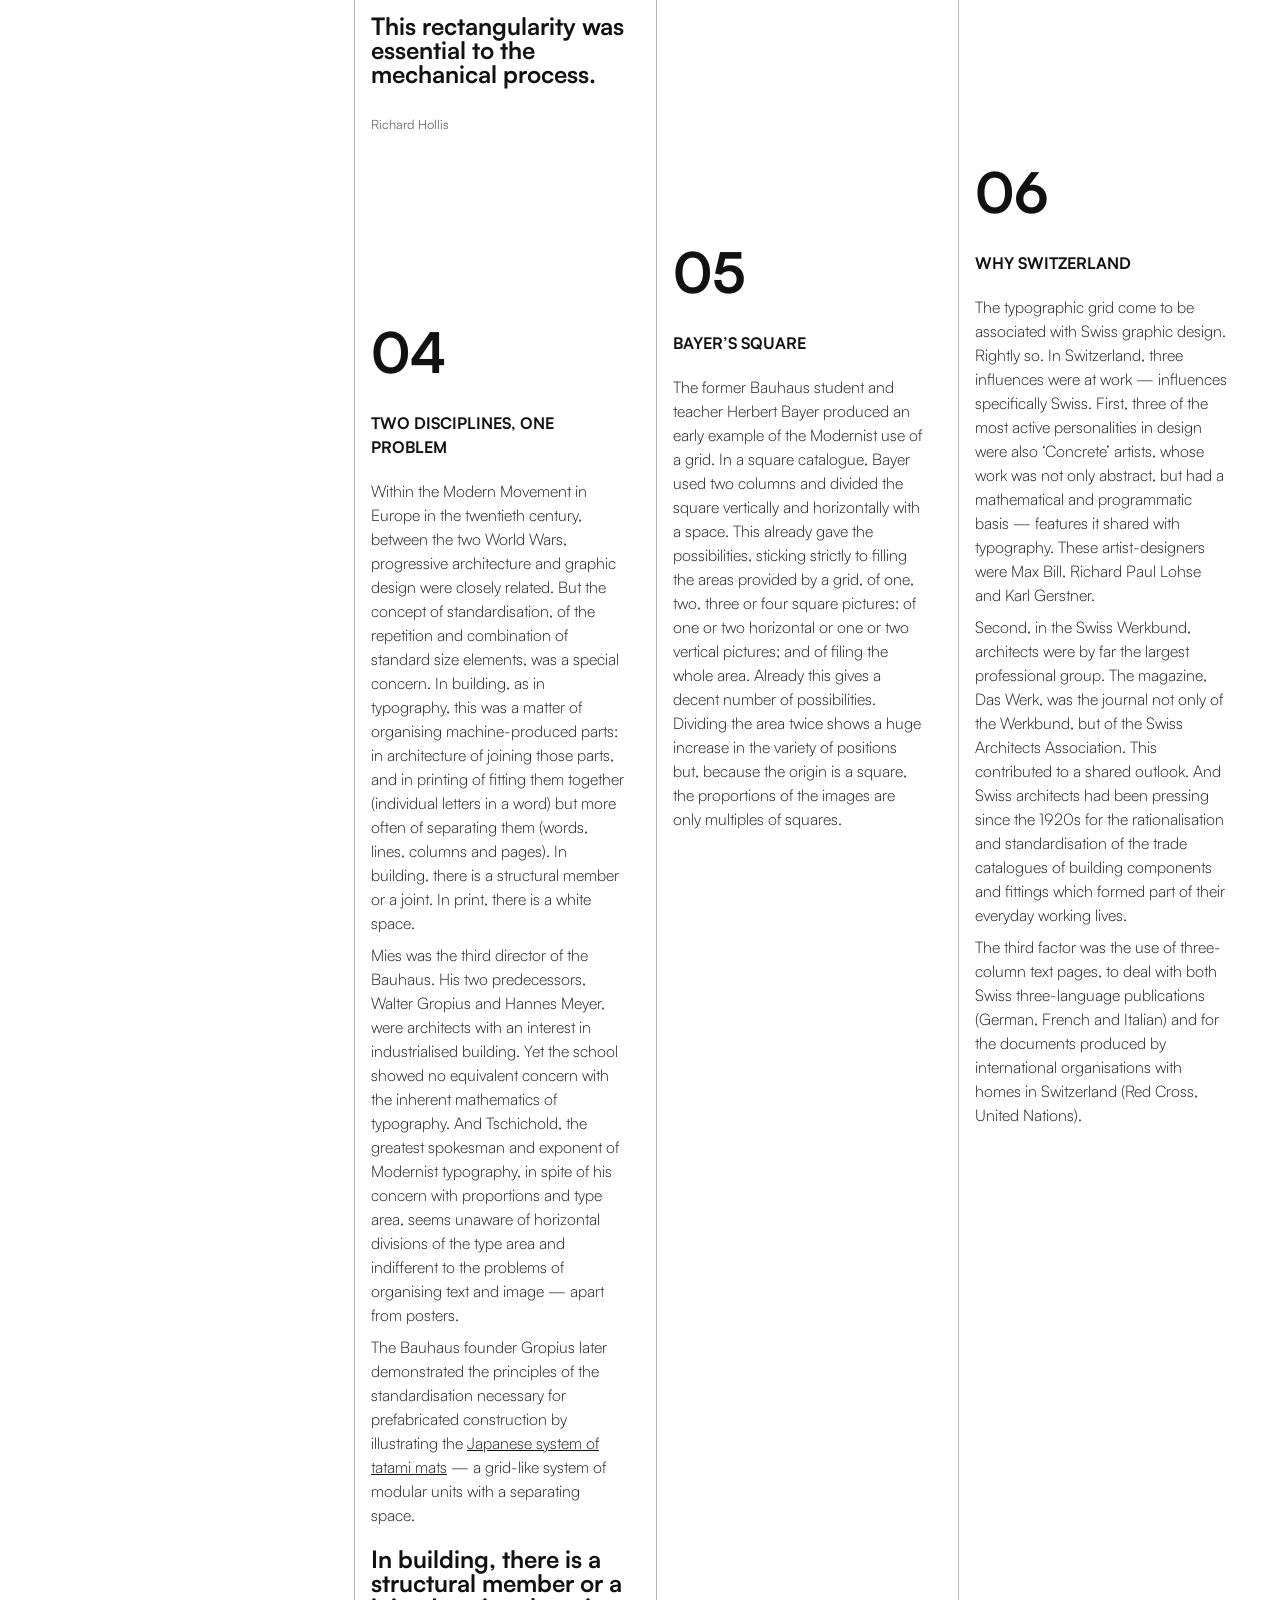
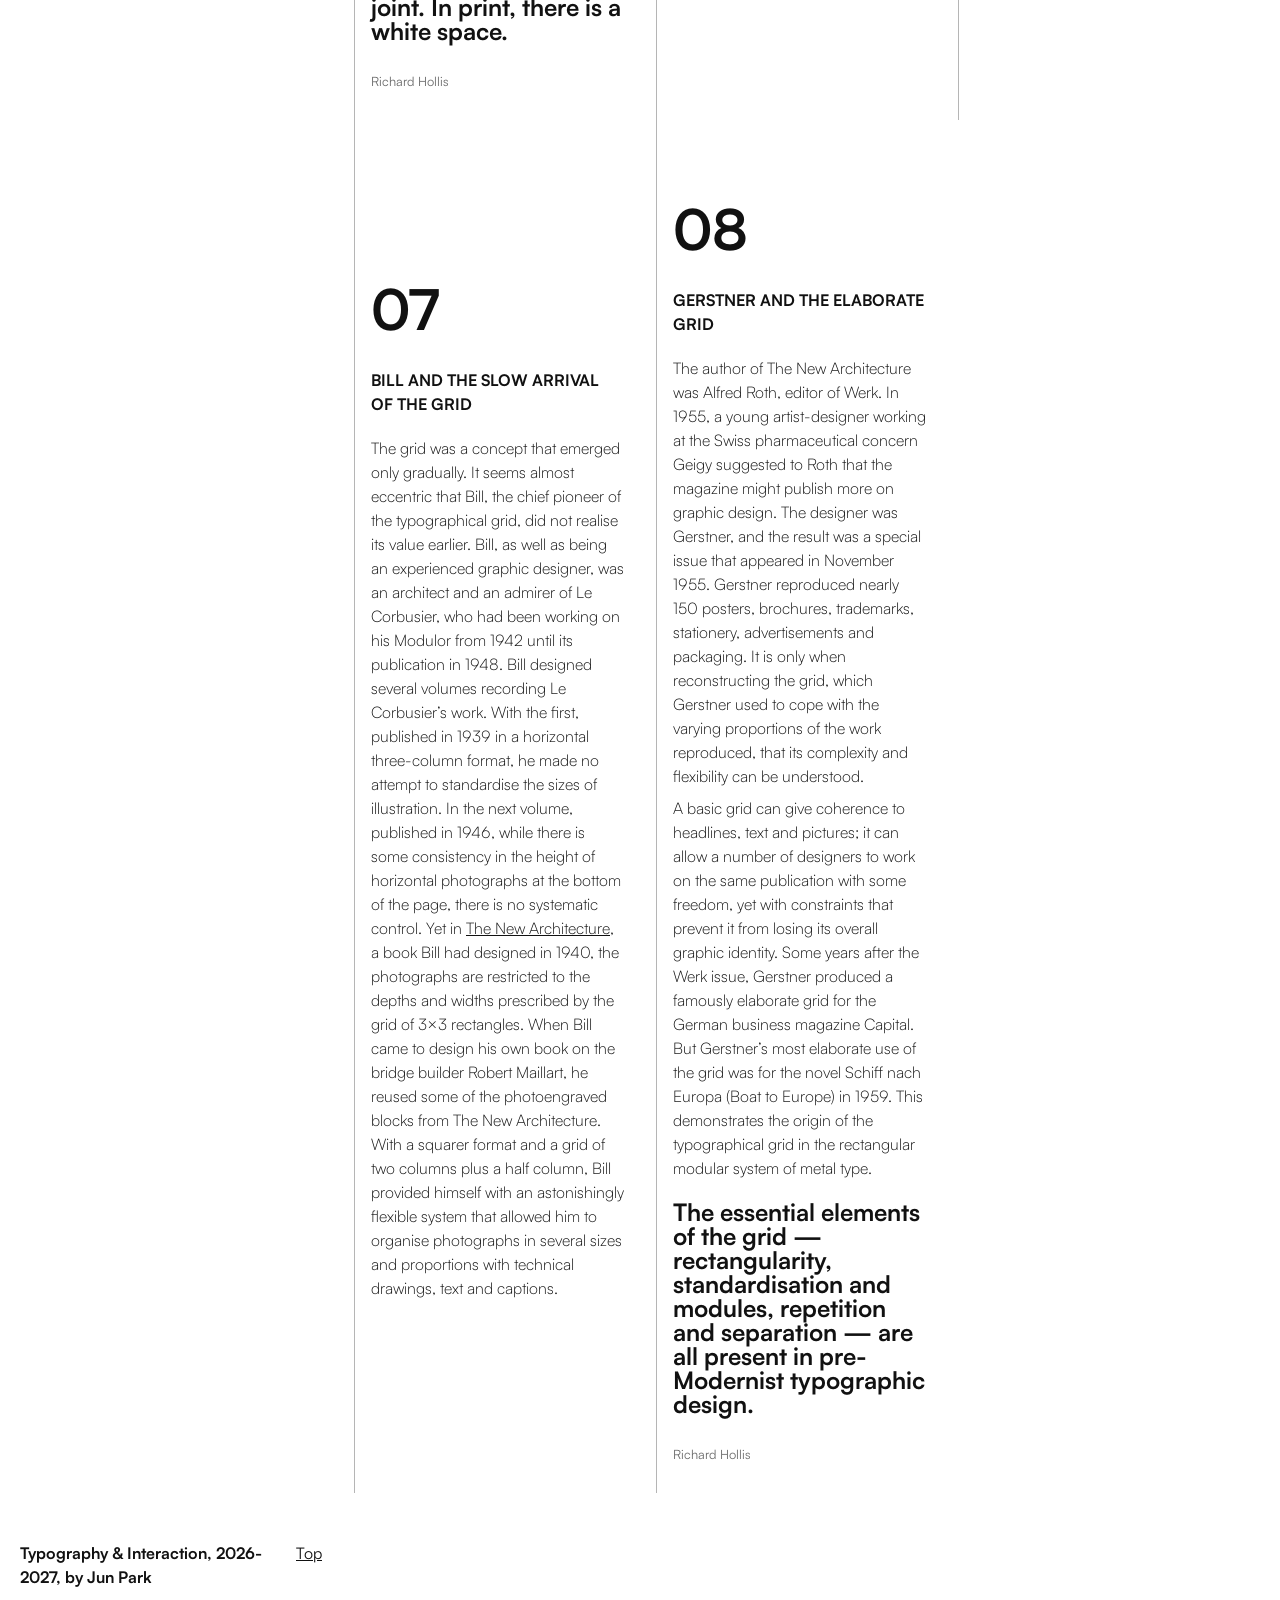
<file: direction-3/index.html>
<!DOCTYPE html>
<html lang="en">
	<head>
		<meta charset="utf-8">
		<meta name="viewport" content="width=device-width, initial-scale=1">
		<title>The Modernist Grid</title>
		<style>
			@import '../styles/reset.css' layer(reset);
			@import '../styles/common.css' layer(common);
			@import 'style.css' layer(page);
		</style>
		<link href="../fonts/Erode_Complete/Fonts/WEB/css/erode.css" rel="stylesheet">
		<link href="../fonts/Satoshi_Complete/Fonts/WEB/css/satoshi.css" rel="stylesheet">

	</head>

	<body id="top">
		<nav>
			<ol>
				<li><a href="../direction-1/">01</a></li>
				<li><a href="../direction-2/">02</a></li>
				<li><a class="current" href="../direction-3/">03</a></li>
			</ol>
		</nav>

		<header>
			<h1>The<br>Modernist<br>Grid</h1>
			<p>‘Tell me, are you a Gridnik?’</p>
		</header>

		<main>
			<article>
				<!-- Referring the original article-->
				<header>
					<h2>Richard Hollis, 2004<br><a href="https://www.readingdesign.org/modernist-grid">Original Article</a></h2>
				</header>

				<!-- Each section contains the text from the article (h3 = subtitle, blockquote = pull quote from that section)-->
				<section>
					<h3><span class="number">01</span>Type as a Modular System</h3>

					<p>Printing until the middle of the twentieth century was mainly letterpress, from inked type and photoengravings. The piece of metal which carried the inked letter was rectangular. These rectangles increased in height with the size of the letter in fixed increments, so that moveable, reusable type has been described as a modular, standardised system.</p>

					<p>The printing trade had the habit of filling out the lines of type with space between the words so that the reader came to expect a textured, rectangular panel of text on the page. The lines were separated horizontally by fixed amounts, packed out with thin strips of lead — hence <em>leading</em>. The distance between one line and the next appeared as a constant line of white paper. This rectangularity was essential to the mechanical process. (By tightening wedges, the rectangular type and spacing material could be locked in position in a metal frame. This allowed it to be moved from the bench where it was assembled to the bed of a printing press.)</p>

					<p>The essential elements of the grid — rectangularity, standardisation and modules, repetition and separation — are all present in pre-Modernist typographic design. The distance between the printed area and the edge of the paper — the margins — were outside this modular system.</p>

					<p>In twentieth century typographic practice, the grid developed as a means of reducing the number of choices that the designer could make about dimensions of columns and illustrations. Instructions to the printer could be simpler by reference to a fixed and limited set of measurements.</p>

					<blockquote>
						<p>This rectangularity was essential to the mechanical process.</p>
						<p><cite>Richard Hollis</cite></p>
					</blockquote>
				</section>

				<section class="step-2">
					<h3><span class="number">02</span>Are You a Gridnik?</h3>

					<p>‘Tell me, are you a Gridnik?’ This was the opening question put to me by a distinguished Central European designer. He was inspecting an English art school, and his probing was hostile. The grid was seen as an inhuman weapon used by the young to destroy the graphic whimsy of the old guard.</p>

					<p>This was in the early 1960s. Serious young typographers had been taken with the Swiss architect Le Corbusier’s <em>Modulor</em> system of proportions. Students were aware of Jan Tschichold’s scholarly analyses of page proportions. The <em>Modulor</em>, however, could be applied not only to divisions of the printed sheet, but also to divisions within the print area. This system was one of relationships of size — the determinants of proportion.</p>

					<blockquote>
						<p>The grid was seen as an inhuman weapon used by the young to destroy the graphic whimsy of the old guard.</p>
						<p><cite>Richard Hollis</cite></p>
					</blockquote>
				</section>

				<section class="step-3">
					<h3><span class="number">03</span>Aesthetic or Structure</h3>

					<p>The concept of proportion implies aesthetics. In the visual culture of Modernism, aesthetics and function were, ideally, reconciled. The work of stereotype figures of this culture — of the painter Mondrian and the architect Mies — suggests something about the grid. Horizontal and vertical lines divide the painter’s canvases and the architect’s façades — defining Mondrian’s panels of flat colour and Mies’ rectangles of glass or cladding. It is an image of rectangularity.</p>

					<p>Yet, in relation to the grid in print design, the examples of <a href="https://galeriemontblanc.com/en/products/composition-in-red-yellow-blue-and-black-piet-mondrian">Mondrian</a> and <a href="https://www.archdaily.com/350573/happy-127th-birthday-mies-van-der-rohe">Mies</a> are deceptive, but at the same time instructive. It is only its rectangularity that connects Mondrian’s work with the grid: its relationships, the width of its lines and the areas of its planes are arrived at intuitively, by experiment. It provided a formal language: its function was purely aesthetic.</p>

					<p>Mies’ buildings are more relevant to the grid. The design of a modern façade is partly determined by the building’s structure. And in addition to their rectangularity, they use repeated dimensions. But the vertical lines that the architect emphasises for aesthetic reasons are a result of structural demands, of making the building stand up. The word <em>‘structure’</em> is often applied loosely in discussing two-dimensional design, when it is referring to solely aesthetic judgements. The structure of a sensible grid is the outcome of the information to be organised within it.</p>

					<blockquote>
						<p>The structure of a sensible grid is the outcome of the information to be organised within it.</p>
						<p><cite>Richard Hollis</cite></p>
					</blockquote>
				</section>

				<section>
					<h3><span class="number">04</span>Two Disciplines, One Problem</h3>

					<p>Within the Modern Movement in Europe in the twentieth century, between the two World Wars, progressive architecture and graphic design were closely related. But the concept of standardisation, of the repetition and combination of standard size elements, was a special concern. In building, as in typography, this was a matter of organising machine-produced parts: in architecture of joining those parts, and in printing of fitting them together (individual letters in a word) but more often of separating them (words, lines, columns and pages). In building, there is a structural member or a joint. In print, there is a white space.</p>

					<p>Mies was the third director of the Bauhaus. His two predecessors, Walter Gropius and Hannes Meyer, were architects with an interest in industrialised building. Yet the school showed no equivalent concern with the inherent mathematics of typography. And Tschichold, the greatest spokesman and exponent of Modernist typography, in spite of his concern with proportions and type area, seems unaware of horizontal divisions of the type area and indifferent to the problems of organising text and image — apart from posters.</p>

					<p>The Bauhaus founder Gropius later demonstrated the principles of the standardisation necessary for prefabricated construction by illustrating the <a href="https://www.japan-guide.com/e/e2007.html">Japanese system of tatami mats</a> — a grid-like system of modular units with a separating space.</p>

					<blockquote>
						<p>In building, there is a structural member or a joint. In print, there is a white space.</p>
						<p><cite>Richard Hollis</cite></p>
					</blockquote>
				</section>

				<section class="step-2">
					<h3><span class="number">05</span>Bayer’s Square</h3>

					<p>The former Bauhaus student and teacher Herbert Bayer produced an early example of the Modernist use of a grid. In a square catalogue, Bayer used two columns and divided the square vertically and horizontally with a space. This already gave the possibilities, sticking strictly to filling the areas provided by a grid, of one, two, three or four square pictures: of one or two horizontal or one or two vertical pictures; and of filing the whole area. Already this gives a decent number of possibilities. Dividing the area twice shows a huge increase in the variety of positions but, because the origin is a square, the proportions of the images are only multiples of squares.</p>
				</section>

				<section class="step-3">
					<h3><span class="number">06</span>Why Switzerland</h3>

					<p>The typographic grid come to be associated with Swiss graphic design. Rightly so. In Switzerland, three influences were at work — influences specifically Swiss. First, three of the most active personalities in design were also ‘Concrete’ artists, whose work was not only abstract, but had a mathematical and programmatic basis — features it shared with typography. These artist-designers were Max Bill, Richard Paul Lohse and Karl Gerstner.</p>

					<p>Second, in the Swiss Werkbund, architects were by far the largest professional group. The magazine, <cite>Das Werk</cite>, was the journal not only of the Werkbund, but of the Swiss Architects Association. This contributed to a shared outlook. And Swiss architects had been pressing since the 1920s for the rationalisation and standardisation of the trade catalogues of building components and fittings which formed part of their everyday working lives.</p>

					<p>The third factor was the use of three-column text pages, to deal with both Swiss three-language publications (German, French and Italian) and for the documents produced by international organisations with homes in Switzerland (Red Cross, United Nations).</p>
				</section>

				<section>
					<h3><span class="number">07</span>Bill and the Slow Arrival of the Grid</h3>

					<p>The grid was a concept that emerged only gradually. It seems almost eccentric that Bill, the chief pioneer of the typographical grid, did not realise its value earlier. Bill, as well as being an experienced graphic designer, was an architect and an admirer of Le Corbusier, who had been working on his <em>Modulor</em> from <time>1942</time> until its publication in <time>1948</time>. Bill designed several volumes recording Le Corbusier’s work. With the first, published in <time>1939</time> in a horizontal three-column format, he made no attempt to standardise the sizes of illustration. In the next volume, published in <time>1946</time>, while there is some consistency in the height of horizontal photographs at the bottom of the page, there is no systematic control. Yet in <cite><a href="https://www.worthpoint.com/worthopedia/1940-architecture-1st-edition-642095183">The New Architecture</a></cite>, a book Bill had designed in <time>1940</time>, the photographs are restricted to the depths and widths prescribed by the grid of 3×3 rectangles. When Bill came to design his own book on the bridge builder Robert Maillart, he reused some of the photoengraved blocks from <cite>The New Architecture</cite>. With a squarer format and a grid of two columns plus a half column, Bill provided himself with an astonishingly flexible system that allowed him to organise photographs in several sizes and proportions with technical drawings, text and captions.</p>
				</section>

				<section class="step-2">
					<h3><span class="number">08</span>Gerstner and the Elaborate Grid</h3>

					<p>The author of <cite>The New Architecture</cite> was Alfred Roth, editor of <cite>Werk</cite>. In <time>1955</time>, a young artist-designer working at the Swiss pharmaceutical concern Geigy suggested to Roth that the magazine might publish more on graphic design. The designer was Gerstner, and the result was a special issue that appeared in <time>November 1955</time>. Gerstner reproduced nearly 150 posters, brochures, trademarks, stationery, advertisements and packaging. It is only when reconstructing the grid, which Gerstner used to cope with the varying proportions of the work reproduced, that its complexity and flexibility can be understood.</p>

					<p>A basic grid can give coherence to headlines, text and pictures; it can allow a number of designers to work on the same publication with some freedom, yet with constraints that prevent it from losing its overall graphic identity. Some years after the <cite>Werk</cite> issue, Gerstner produced a famously elaborate grid for the German business magazine <cite>Capital</cite>. But Gerstner’s most elaborate use of the grid was for the novel <cite>Schiff nach Europa</cite> (Boat to Europe) in <time>1959</time>. This demonstrates the origin of the typographical grid in the rectangular modular system of metal type.</p>

					<!-- Quote from an earlier line in the essay -->
					<blockquote>
						<p>The essential elements of the grid — rectangularity, standardisation and modules, repetition and separation — are all present in pre-Modernist typographic design.</p>
						<p><cite>Richard Hollis</cite></p>
					</blockquote>
				</section>
			</article>
		</main>

		<footer>
			<p>Typography & Interaction, 2026-2027, by Jun Park</p>
			<p><a href="#top">Top</a></p>
		</footer>
	</body>
</html>
</file>
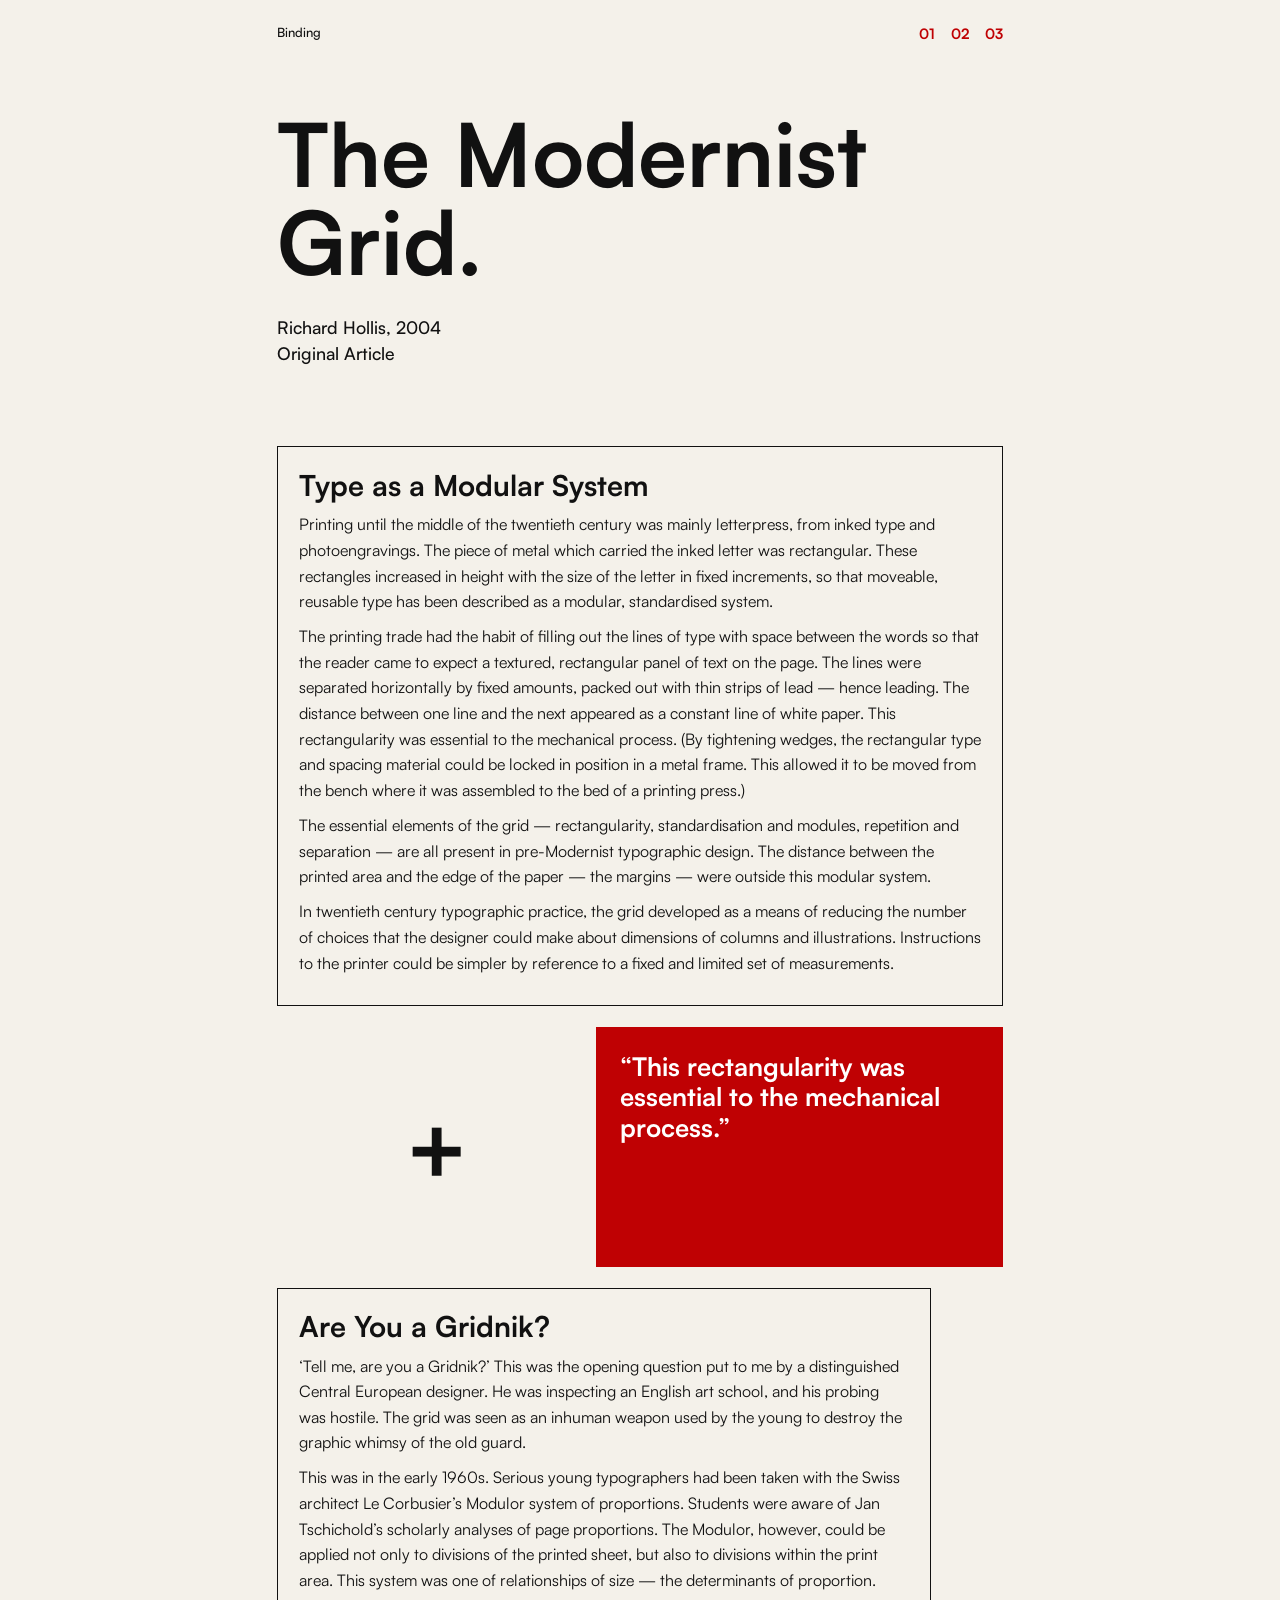
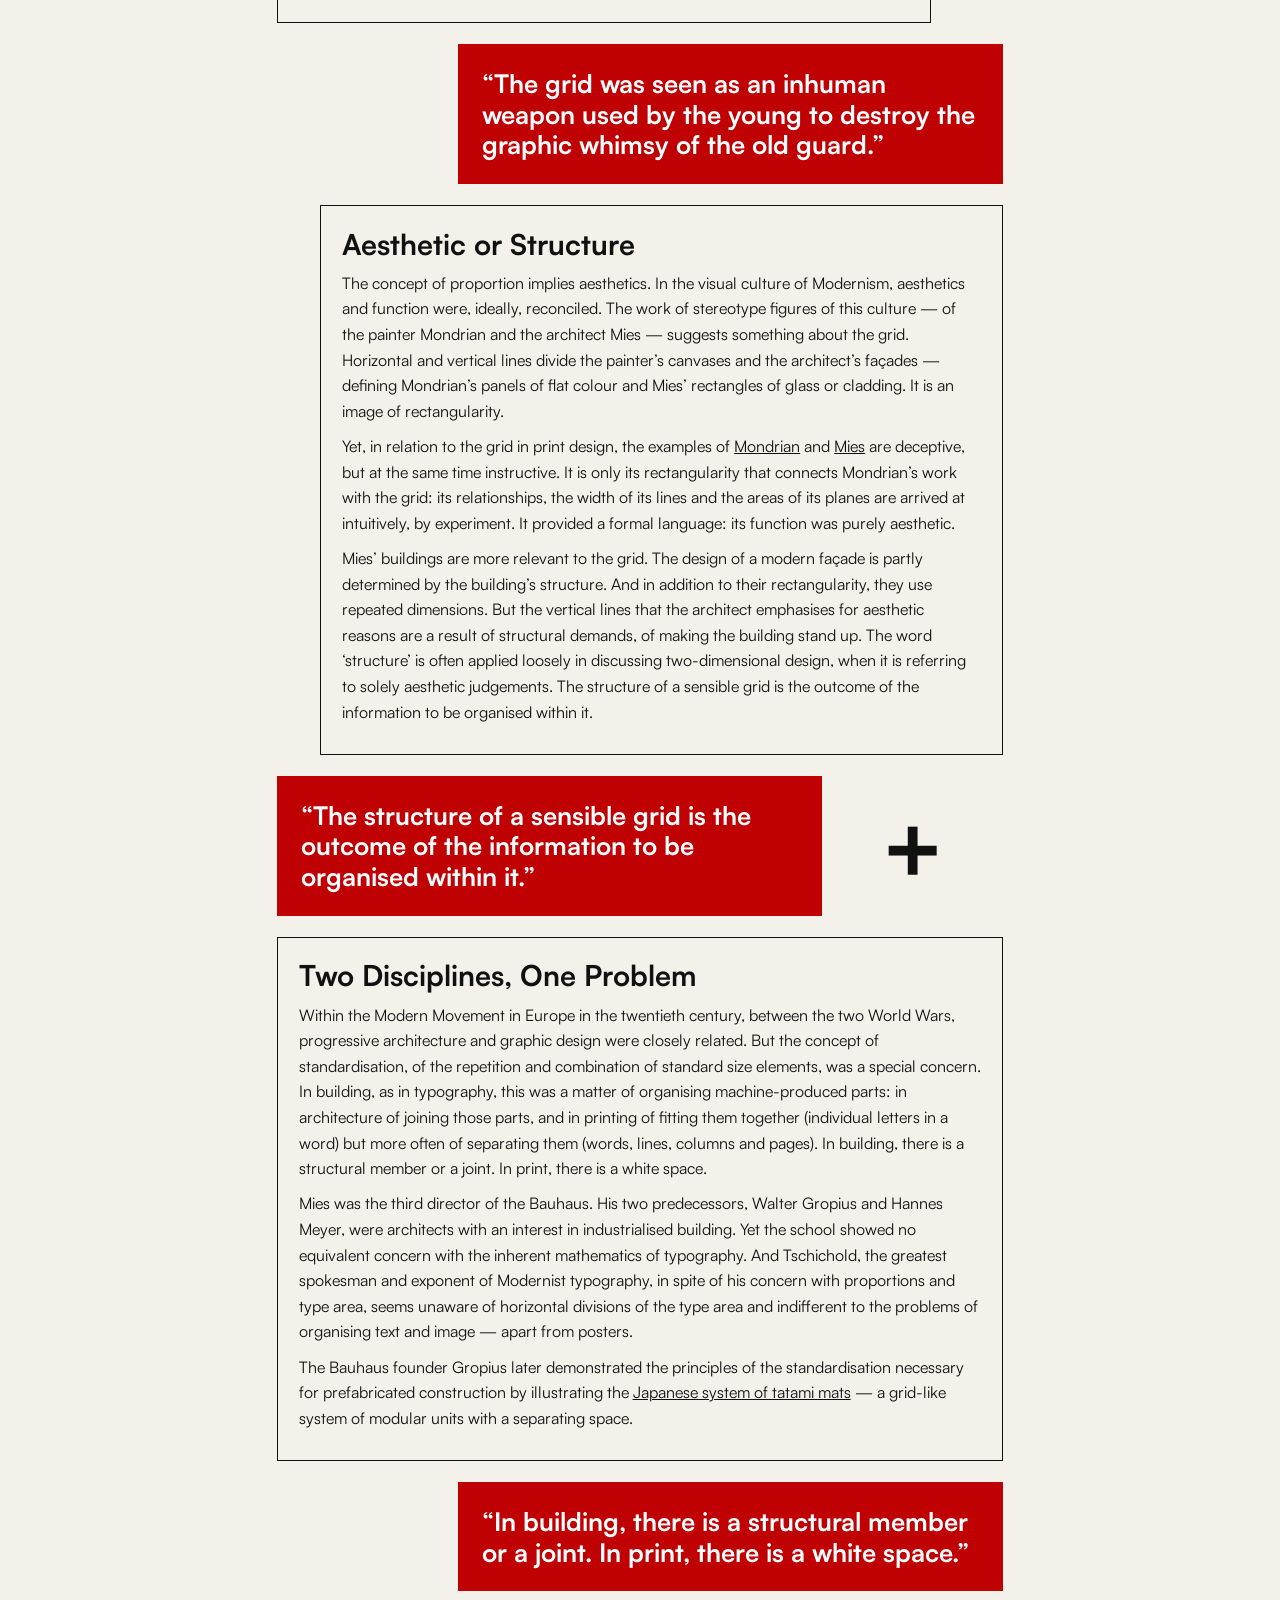
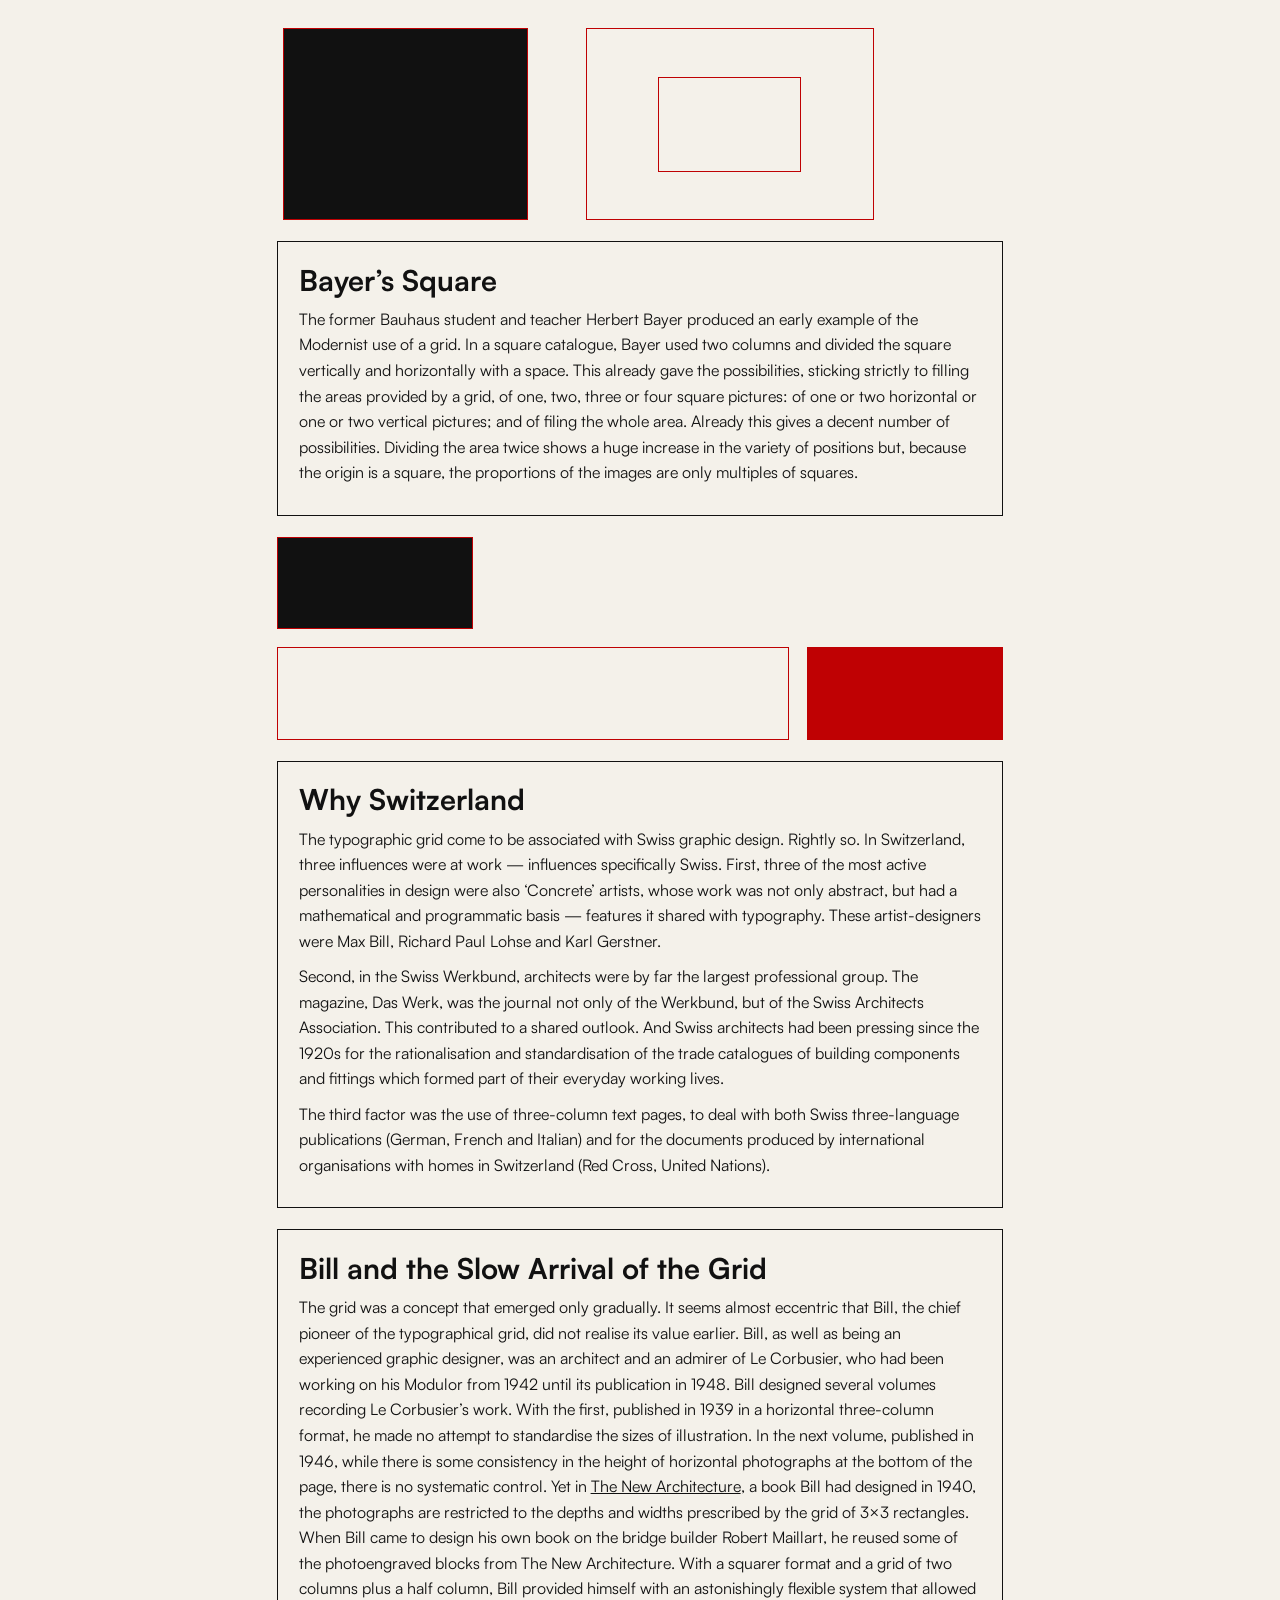
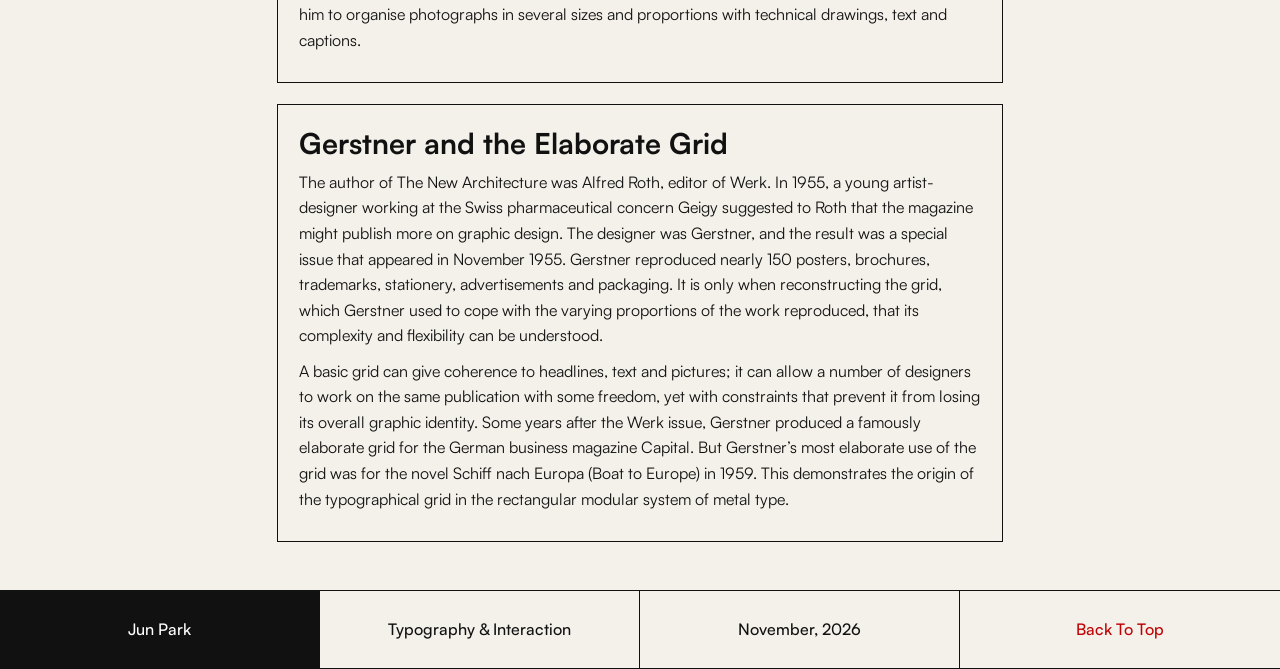
<file: modernist.grid/index.html>
<!DOCTYPE html>
<html lang="en">
	<head>
		<meta charset="utf-8">
		<meta name="viewport" content="width=device-width, initial-scale=1">
		<title>The Modernist Grid</title>
		<style>
			@import '../styles/reset.css' layer(reset);
			@import '../styles/common.css' layer(common);
			@import 'style.css' layer(page);
		</style>
		<link rel="stylesheet" href="../fonts/Erode_Complete/Fonts/WEB/css/erode.css">
		<link rel="stylesheet" href="../fonts/Satoshi_Complete/Fonts/WEB/css/satoshi.css">
	</head>

	<body id="top">
		<header class="site-header">
			<a>Binding</a>
			<nav>
				<ol>
					<li><a href="../typo.is.grid/">01</a></li>
					<li><a href="../modernist.grid/">02</a></li>
					<li><a href="../unbuilding/">03</a></li>
				</ol>
			</nav>
		</header>

		<main>
			<article>
				<header class="article-header">
					<h1>The Modernist<br>Grid.</h1>
					<p>Richard Hollis, 2004</p>
					<p><a href="https://www.readingdesign.org/modernist-grid">Original Article</a></p>
				</header>

				<!-- 01 -->
				<section class="box">
					<div class="box-body">
						<h2>Type as a Modular System</h2>

						<p>Printing until the middle of the twentieth century was mainly letterpress, from inked type and photoengravings. The piece of metal which carried the inked letter was rectangular. These rectangles increased in height with the size of the letter in fixed increments, so that moveable, reusable type has been described as a modular, standardised system.</p>

						<p>The printing trade had the habit of filling out the lines of type with space between the words so that the reader came to expect a textured, rectangular panel of text on the page. The lines were separated horizontally by fixed amounts, packed out with thin strips of lead — hence <em>leading</em>. The distance between one line and the next appeared as a constant line of white paper. This rectangularity was essential to the mechanical process. (By tightening wedges, the rectangular type and spacing material could be locked in position in a metal frame. This allowed it to be moved from the bench where it was assembled to the bed of a printing press.)</p>

						<p>The essential elements of the grid — rectangularity, standardisation and modules, repetition and separation — are all present in pre-Modernist typographic design. The distance between the printed area and the edge of the paper — the margins — were outside this modular system.</p>

						<p>In twentieth century typographic practice, the grid developed as a means of reducing the number of choices that the designer could make about dimensions of columns and illustrations. Instructions to the printer could be simpler by reference to a fixed and limited set of measurements.</p>
					</div>
				</section>

				<div class="redsquare-right">
					<span class="plus">+</span>
					<blockquote>
						<p>This rectangularity was essential to the mechanical process.</p>
					</blockquote>
				</div>

				<!-- 02 -->
				<section class="box-narrow">
					<div class="box-body">
						<h2>Are You a Gridnik?</h2>

						<p>‘Tell me, are you a Gridnik?’ This was the opening question put to me by a distinguished Central European designer. He was inspecting an English art school, and his probing was hostile. The grid was seen as an inhuman weapon used by the young to destroy the graphic whimsy of the old guard.</p>

						<p>This was in the early 1960s. Serious young typographers had been taken with the Swiss architect Le Corbusier’s <em>Modulor</em> system of proportions. Students were aware of Jan Tschichold’s scholarly analyses of page proportions. The <em>Modulor</em>, however, could be applied not only to divisions of the printed sheet, but also to divisions within the print area. This system was one of relationships of size — the determinants of proportion.</p>
					</div>
				</section>

				<div class="redsquare-right">
					<blockquote>
						<p>The grid was seen as an inhuman weapon used by the young to destroy the graphic whimsy of the old guard.</p>
					</blockquote>
				</div>

				<!-- 03 -->
				<section class="box-indent">
					<div class="box-body">
						<h2>Aesthetic or Structure</h2>

						<p>The concept of proportion implies aesthetics. In the visual culture of Modernism, aesthetics and function were, ideally, reconciled. The work of stereotype figures of this culture — of the painter Mondrian and the architect Mies — suggests something about the grid. Horizontal and vertical lines divide the painter’s canvases and the architect’s façades — defining Mondrian’s panels of flat colour and Mies’ rectangles of glass or cladding. It is an image of rectangularity.</p>

						<p>Yet, in relation to the grid in print design, the examples of <a href="https://galeriemontblanc.com/en/products/composition-in-red-yellow-blue-and-black-piet-mondrian">Mondrian</a> and <a href="https://www.archdaily.com/350573/happy-127th-birthday-mies-van-der-rohe">Mies</a> are deceptive, but at the same time instructive. It is only its rectangularity that connects Mondrian’s work with the grid: its relationships, the width of its lines and the areas of its planes are arrived at intuitively, by experiment. It provided a formal language: its function was purely aesthetic.</p>

						<p>Mies’ buildings are more relevant to the grid. The design of a modern façade is partly determined by the building’s structure. And in addition to their rectangularity, they use repeated dimensions. But the vertical lines that the architect emphasises for aesthetic reasons are a result of structural demands, of making the building stand up. The word <em>‘structure’</em> is often applied loosely in discussing two-dimensional design, when it is referring to solely aesthetic judgements. The structure of a sensible grid is the outcome of the information to be organised within it.</p>
					</div>
				</section>

				<div class="redsquare-left">
					<blockquote>
						<p>The structure of a sensible grid is the outcome of the information to be organised within it.</p>
					</blockquote>
					<span class="plus">+</span>
				</div>

				<!-- 04 -->
				<section class="box">
					<div class="box-body">
						<h2>Two Disciplines, One Problem</h2>

						<p>Within the Modern Movement in Europe in the twentieth century, between the two World Wars, progressive architecture and graphic design were closely related. But the concept of standardisation, of the repetition and combination of standard size elements, was a special concern. In building, as in typography, this was a matter of organising machine-produced parts: in architecture of joining those parts, and in printing of fitting them together (individual letters in a word) but more often of separating them (words, lines, columns and pages). In building, there is a structural member or a joint. In print, there is a white space.</p>

						<p>Mies was the third director of the Bauhaus. His two predecessors, Walter Gropius and Hannes Meyer, were architects with an interest in industrialised building. Yet the school showed no equivalent concern with the inherent mathematics of typography. And Tschichold, the greatest spokesman and exponent of Modernist typography, in spite of his concern with proportions and type area, seems unaware of horizontal divisions of the type area and indifferent to the problems of organising text and image — apart from posters.</p>

						<p>The Bauhaus founder Gropius later demonstrated the principles of the standardisation necessary for prefabricated construction by illustrating the <a href="https://www.japan-guide.com/e/e2007.html">Japanese system of tatami mats</a> — a grid-like system of modular units with a separating space.</p>
					</div>
				</section>

				<div class="redsquare-right">
					<blockquote>
						<p>In building, there is a structural member or a joint. In print, there is a white space.</p>
					</blockquote>
				</div>

				<!-- Bayer's square: decorative grid study -->
				<div class="figure figure-square">
					<div class="solid"></div>
					<div class="outline"><div class="outline"></div></div>
				</div>

				<!-- 05 -->
				<section class="box box-thick">
					<div class="box-body">
						<h2>Bayer’s Square</h2>

						<p>The former Bauhaus student and teacher Herbert Bayer produced an early example of the Modernist use of a grid. In a square catalogue, Bayer used two columns and divided the square vertically and horizontally with a space. This already gave the possibilities, sticking strictly to filling the areas provided by a grid, of one, two, three or four square pictures: of one or two horizontal or one or two vertical pictures; and of filing the whole area. Already this gives a decent number of possibilities. Dividing the area twice shows a huge increase in the variety of positions but, because the origin is a square, the proportions of the images are only multiples of squares.</p>
					</div>
				</section>

				<!-- Grid study: modules and a separating space -->
				<div class="figure figure-modules">
					<div class="solid"></div>
					<div class="outline wide"></div>
					<div class="filled"></div>
				</div>

				<!-- 06 -->
				<section class="box box-thick">
					<div class="box-body">
						<h2>Why Switzerland</h2>

						<p>The typographic grid come to be associated with Swiss graphic design. Rightly so. In Switzerland, three influences were at work — influences specifically Swiss. First, three of the most active personalities in design were also ‘Concrete’ artists, whose work was not only abstract, but had a mathematical and programmatic basis — features it shared with typography. These artist-designers were Max Bill, Richard Paul Lohse and Karl Gerstner.</p>

						<p>Second, in the Swiss Werkbund, architects were by far the largest professional group. The magazine, <cite>Das Werk</cite>, was the journal not only of the Werkbund, but of the Swiss Architects Association. This contributed to a shared outlook. And Swiss architects had been pressing since the 1920s for the rationalisation and standardisation of the trade catalogues of building components and fittings which formed part of their everyday working lives.</p>

						<p>The third factor was the use of three-column text pages, to deal with both Swiss three-language publications (German, French and Italian) and for the documents produced by international organisations with homes in Switzerland (Red Cross, United Nations).</p>
					</div>
				</section>

				<!-- 07 -->
				<section class="box">
					<div class="box-body">
						<h2>Bill and the Slow Arrival of the Grid</h2>

						<p>The grid was a concept that emerged only gradually. It seems almost eccentric that Bill, the chief pioneer of the typographical grid, did not realise its value earlier. Bill, as well as being an experienced graphic designer, was an architect and an admirer of Le Corbusier, who had been working on his <em>Modulor</em> from <time>1942</time> until its publication in <time>1948</time>. Bill designed several volumes recording Le Corbusier’s work. With the first, published in <time>1939</time> in a horizontal three-column format, he made no attempt to standardise the sizes of illustration. In the next volume, published in <time>1946</time>, while there is some consistency in the height of horizontal photographs at the bottom of the page, there is no systematic control. Yet in <cite><a href="https://www.worthpoint.com/worthopedia/1940-architecture-1st-edition-642095183">The New Architecture</a></cite>, a book Bill had designed in <time>1940</time>, the photographs are restricted to the depths and widths prescribed by the grid of 3×3 rectangles. When Bill came to design his own book on the bridge builder Robert Maillart, he reused some of the photoengraved blocks from <cite>The New Architecture</cite>. With a squarer format and a grid of two columns plus a half column, Bill provided himself with an astonishingly flexible system that allowed him to organise photographs in several sizes and proportions with technical drawings, text and captions.</p>
					</div>
				</section>

				<!-- 08 -->
				<section class="box">
					<div class="box-body">
						<h2>Gerstner and the Elaborate Grid</h2>

						<p>The author of <cite>The New Architecture</cite> was Alfred Roth, editor of <cite>Werk</cite>. In <time>1955</time>, a young artist-designer working at the Swiss pharmaceutical concern Geigy suggested to Roth that the magazine might publish more on graphic design. The designer was Gerstner, and the result was a special issue that appeared in <time>November 1955</time>. Gerstner reproduced nearly 150 posters, brochures, trademarks, stationery, advertisements and packaging. It is only when reconstructing the grid, which Gerstner used to cope with the varying proportions of the work reproduced, that its complexity and flexibility can be understood.</p>

						<p>A basic grid can give coherence to headlines, text and pictures; it can allow a number of designers to work on the same publication with some freedom, yet with constraints that prevent it from losing its overall graphic identity. Some years after the <cite>Werk</cite> issue, Gerstner produced a famously elaborate grid for the German business magazine <cite>Capital</cite>. But Gerstner’s most elaborate use of the grid was for the novel <cite>Schiff nach Europa</cite> (Boat to Europe) in <time>1959</time>. This demonstrates the origin of the typographical grid in the rectangular modular system of metal type.</p>
					</div>
				</section>
			</article>
		</main>

		<!-- Title block: 2 × 2 cells -->
		<footer class="footer-block">
			<p>Jun Park</p>
			<p>Typography &amp; Interaction</p>
			<p>November, 2026</p>
			<p><a href="#top">Back To Top</a></p>
		</footer>
	</body>
</html>
</file>
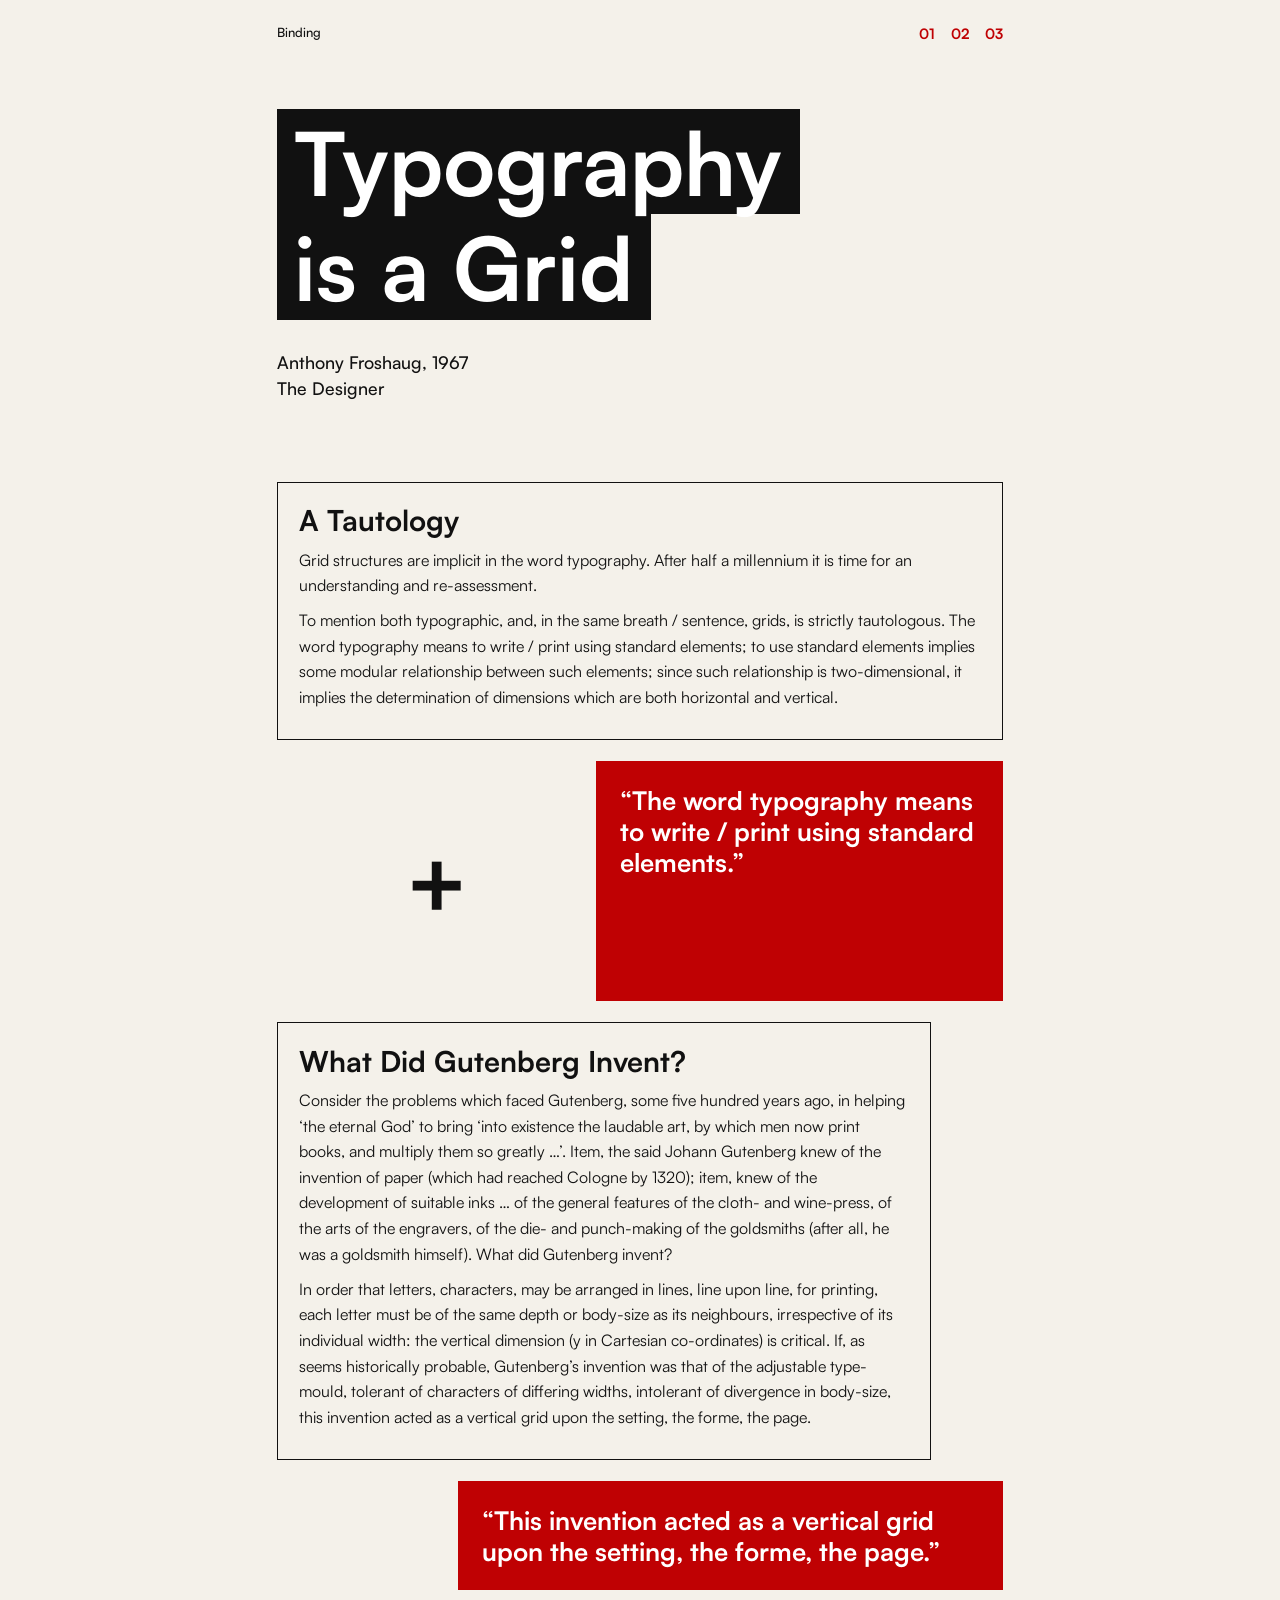
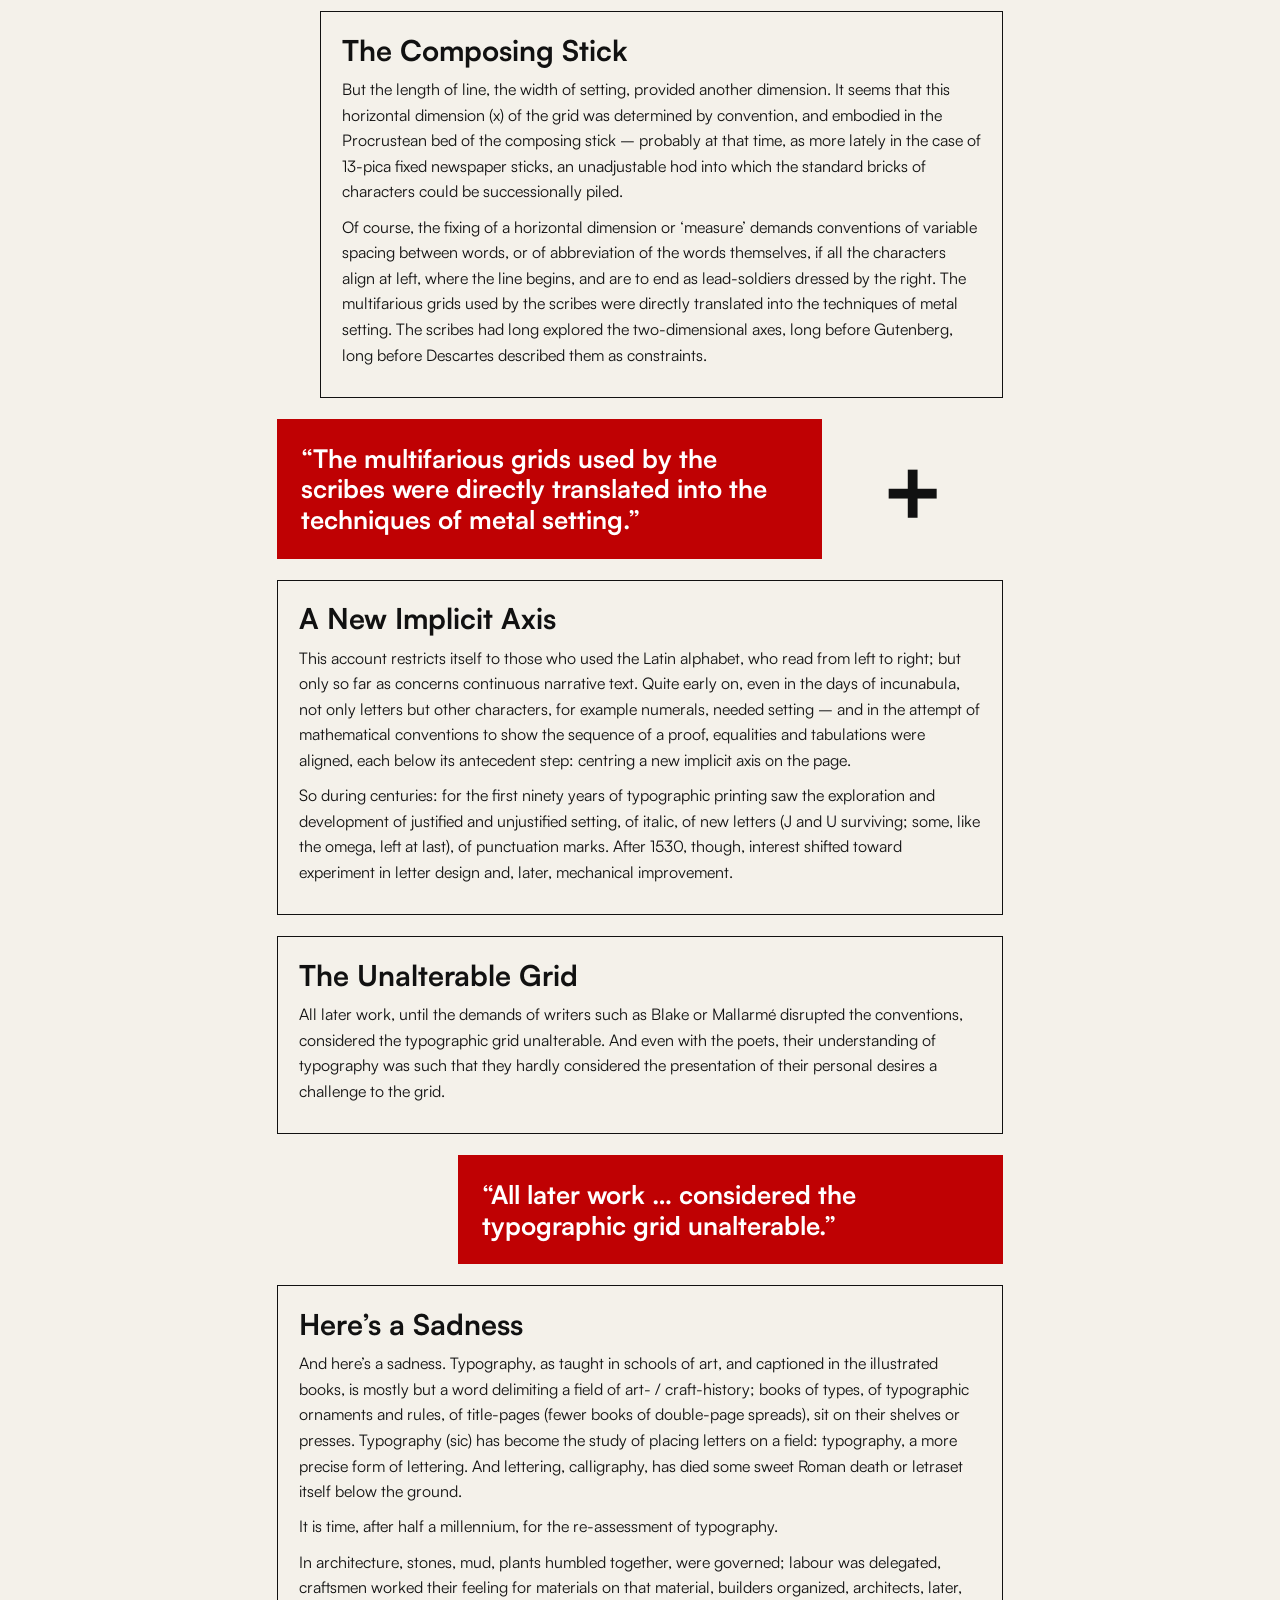
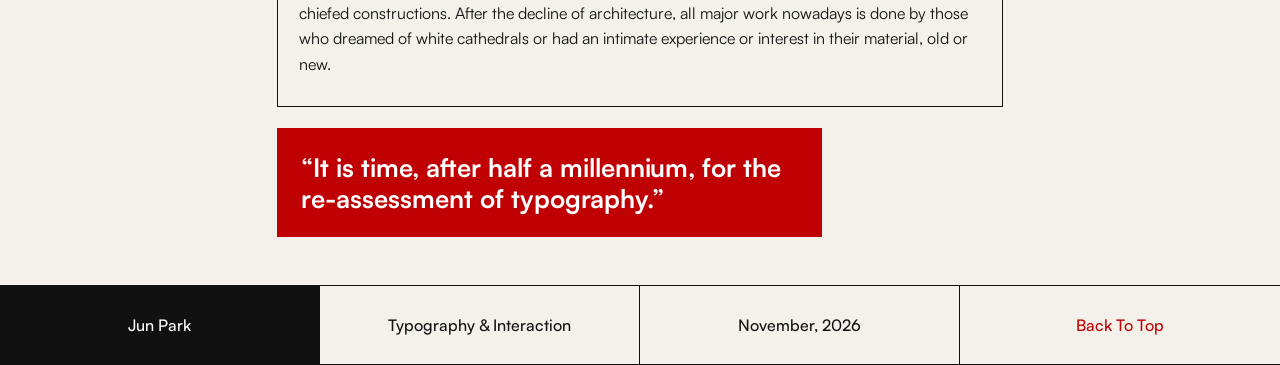
<file: typo.is.grid/index.html>
<!DOCTYPE html>
<html lang="en">
	<head>
		<meta charset="utf-8">
		<meta name="viewport" content="width=device-width, initial-scale=1">
		<title>Typography is a Grid</title>
		<style>
			@import '../styles/reset.css' layer(reset);
			@import '../styles/common.css' layer(common);
			@import 'style.css' layer(page);
		</style>
		<link rel="stylesheet" href="../fonts/Erode_Complete/Fonts/WEB/css/erode.css">
		<link rel="stylesheet" href="../fonts/Satoshi_Complete/Fonts/WEB/css/satoshi.css">
	</head>

	<body id="top">
		<header class="site-header">
			<a>Binding</a>
			<nav>
				<ol>
					<li><a href="../typo.is.grid/">01</a></li>
					<li><a href="../modernist.grid/">02</a></li>
					<li><a href="../unbuilding/">03</a></li>
				</ol>
			</nav>
		</header>

		<main>
			<article>
				<header class="article-header">
					<!-- title in black line -->
					<h1><span>Typography</span> <span>is a Grid</span></h1>
					<p>Anthony Froshaug, 1967</p>
					<p><cite>The Designer</cite></p>
				</header>

				<!-- 01 -->
				<section class="box">
					<div class="box-body">
						<h2>A Tautology</h2>

						<p><em>Grid structures are implicit in the word typography. After half a millennium it is time for an understanding and re-assessment.</em></p>

						<p>To mention both typographic, and, in the same breath / sentence, grids, is strictly tautologous. The word typography means to write / print using standard elements; to use standard elements implies some modular relationship between such elements; since such relationship is two-dimensional, it implies the determination of dimensions which are both horizontal and vertical.</p>
					</div>
				</section>

				<div class="redsquare-right">
					<span class="plus">+</span>
					<blockquote>
						<p>The word typography means to write / print using standard elements.</p>
					</blockquote>
				</div>

				<!-- 02 -->
				<section class="box-narrow">
					<div class="box-body">
						<h2>What Did Gutenberg Invent?</h2>

						<p>Consider the problems which faced Gutenberg, some five hundred years ago, in helping ‘the eternal God’ to bring ‘into existence the laudable art, by which men now print books, and multiply them so greatly …’. Item, the said Johann Gutenberg knew of the invention of paper (which had reached Cologne by <time>1320</time>); item, knew of the development of suitable inks … of the general features of the cloth- and wine-press, of the arts of the engravers, of the die- and punch-making of the goldsmiths (after all, he was a goldsmith himself). What did Gutenberg invent?</p>

						<p>In order that letters, characters, may be arranged in lines, line upon line, for printing, each letter must be of the same depth or body-size as its neighbours, irrespective of its individual width: the vertical dimension (<em>y</em> in Cartesian co-ordinates) is critical. If, as seems historically probable, Gutenberg’s invention was that of the adjustable type-mould, tolerant of characters of differing widths, intolerant of divergence in body-size, this invention acted as a vertical grid upon the setting, the forme, the page.</p>
					</div>
				</section>

				<div class="redsquare-right">
					<blockquote>
						<p>This invention acted as a vertical grid upon the setting, the forme, the page.</p>
					</blockquote>
				</div>

				<!-- 03 -->
				<section class="box-indent">
					<div class="box-body">
						<h2>The Composing Stick</h2>

						<p>But the length of line, the width of setting, provided another dimension. It seems that this horizontal dimension (<em>x</em>) of the grid was determined by convention, and embodied in the Procrustean bed of the composing stick – probably at that time, as more lately in the case of 13-pica fixed newspaper sticks, an unadjustable hod into which the standard bricks of characters could be successionally piled.</p>

						<p>Of course, the fixing of a horizontal dimension or ‘measure’ demands conventions of variable spacing between words, or of abbreviation of the words themselves, if all the characters align at left, where the line begins, and are to end as lead-soldiers dressed by the right. The multifarious grids used by the scribes were directly translated into the techniques of metal setting. The scribes had long explored the two-dimensional axes, long before Gutenberg, long before Descartes described them as constraints.</p>
					</div>
				</section>

				<div class="redsquare-left">
					<blockquote>
						<p>The multifarious grids used by the scribes were directly translated into the techniques of metal setting.</p>
					</blockquote>
					<span class="plus">+</span>
				</div>

				<!-- 04 -->
				<section class="box">
					<div class="box-body">
						<h2>A New Implicit Axis</h2>

						<p>This account restricts itself to those who used the Latin alphabet, who read from left to right; but only so far as concerns continuous narrative text. Quite early on, even in the days of incunabula, not only letters but other characters, for example numerals, needed setting – and in the attempt of mathematical conventions to show the sequence of a proof, equalities and tabulations were aligned, each below its antecedent step: centring a new implicit axis on the page.</p>

						<p>So during centuries: for the first ninety years of typographic printing saw the exploration and development of justified and unjustified setting, of italic, of new letters (J and U surviving; some, like the omega, left at last), of punctuation marks. After <time>1530</time>, though, interest shifted toward experiment in letter design and, later, mechanical improvement.</p>
					</div>
				</section>

				<!-- 05 -->
				<section class="box">
					<div class="box-body">
						<h2>The Unalterable Grid</h2>

						<p>All later work, until the demands of writers such as Blake or Mallarmé disrupted the conventions, considered the typographic grid unalterable. And even with the poets, their understanding of typography was such that they hardly considered the presentation of their personal desires a challenge to the grid.</p>
					</div>
				</section>

				<div class="redsquare-right">
					<blockquote>
						<p>All later work … considered the typographic grid unalterable.</p>
					</blockquote>
				</div>

				<!-- 06 -->
				<section class="box">
					<div class="box-body">
						<h2>Here’s a Sadness</h2>

						<p>And here’s a sadness. Typography, as taught in schools of art, and captioned in the illustrated books, is mostly but a word delimiting a field of art- / craft-history; books of types, of typographic ornaments and rules, of title-pages (fewer books of double-page spreads), sit on their shelves or presses. Typography (<em>sic</em>) has become the study of placing letters on a field: typography, a more precise form of lettering. And lettering, calligraphy, has died some sweet Roman death or letraset itself below the ground.</p>

						<p><em>It is time, after half a millennium, for the re-assessment of typography.</em></p>

						<p>In architecture, stones, mud, plants humbled together, were governed; labour was delegated, craftsmen worked their feeling for materials on that material, builders organized, architects, later, chiefed constructions. After the decline of architecture, all major work nowadays is done by those who dreamed of white cathedrals or had an intimate experience or interest in their material, old or new.</p>
					</div>
				</section>

				<div class="redsquare-left">
					<blockquote>
						<p>It is time, after half a millennium, for the re-assessment of typography.</p>
					</blockquote>
				</div>
			</article>
		</main>

		<!-- Title block: 2 × 2 cells -->
		<footer class="footer-block">
			<p>Jun Park</p>
			<p>Typography &amp; Interaction</p>
			<p>November, 2026</p>
			<p><a href="#top">Back To Top</a></p>
		</footer>
	</body>
</html>
</file>
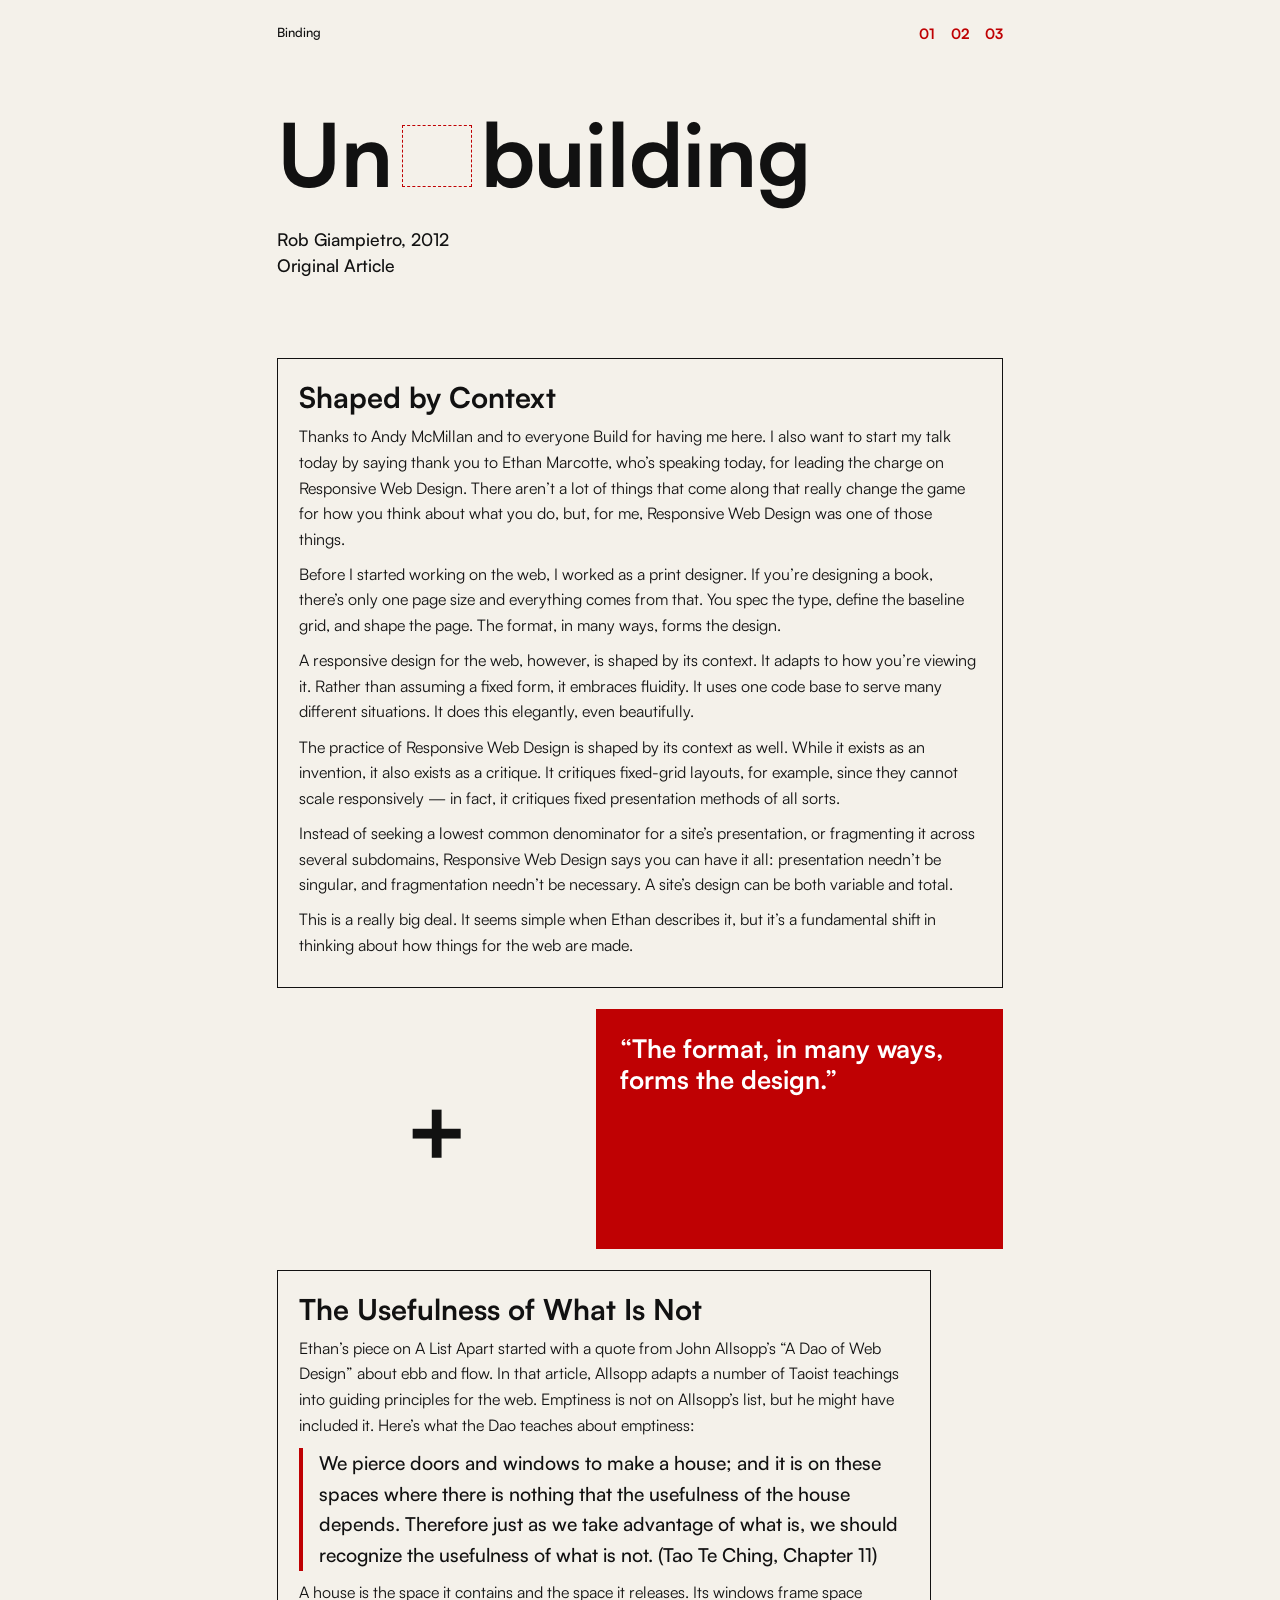
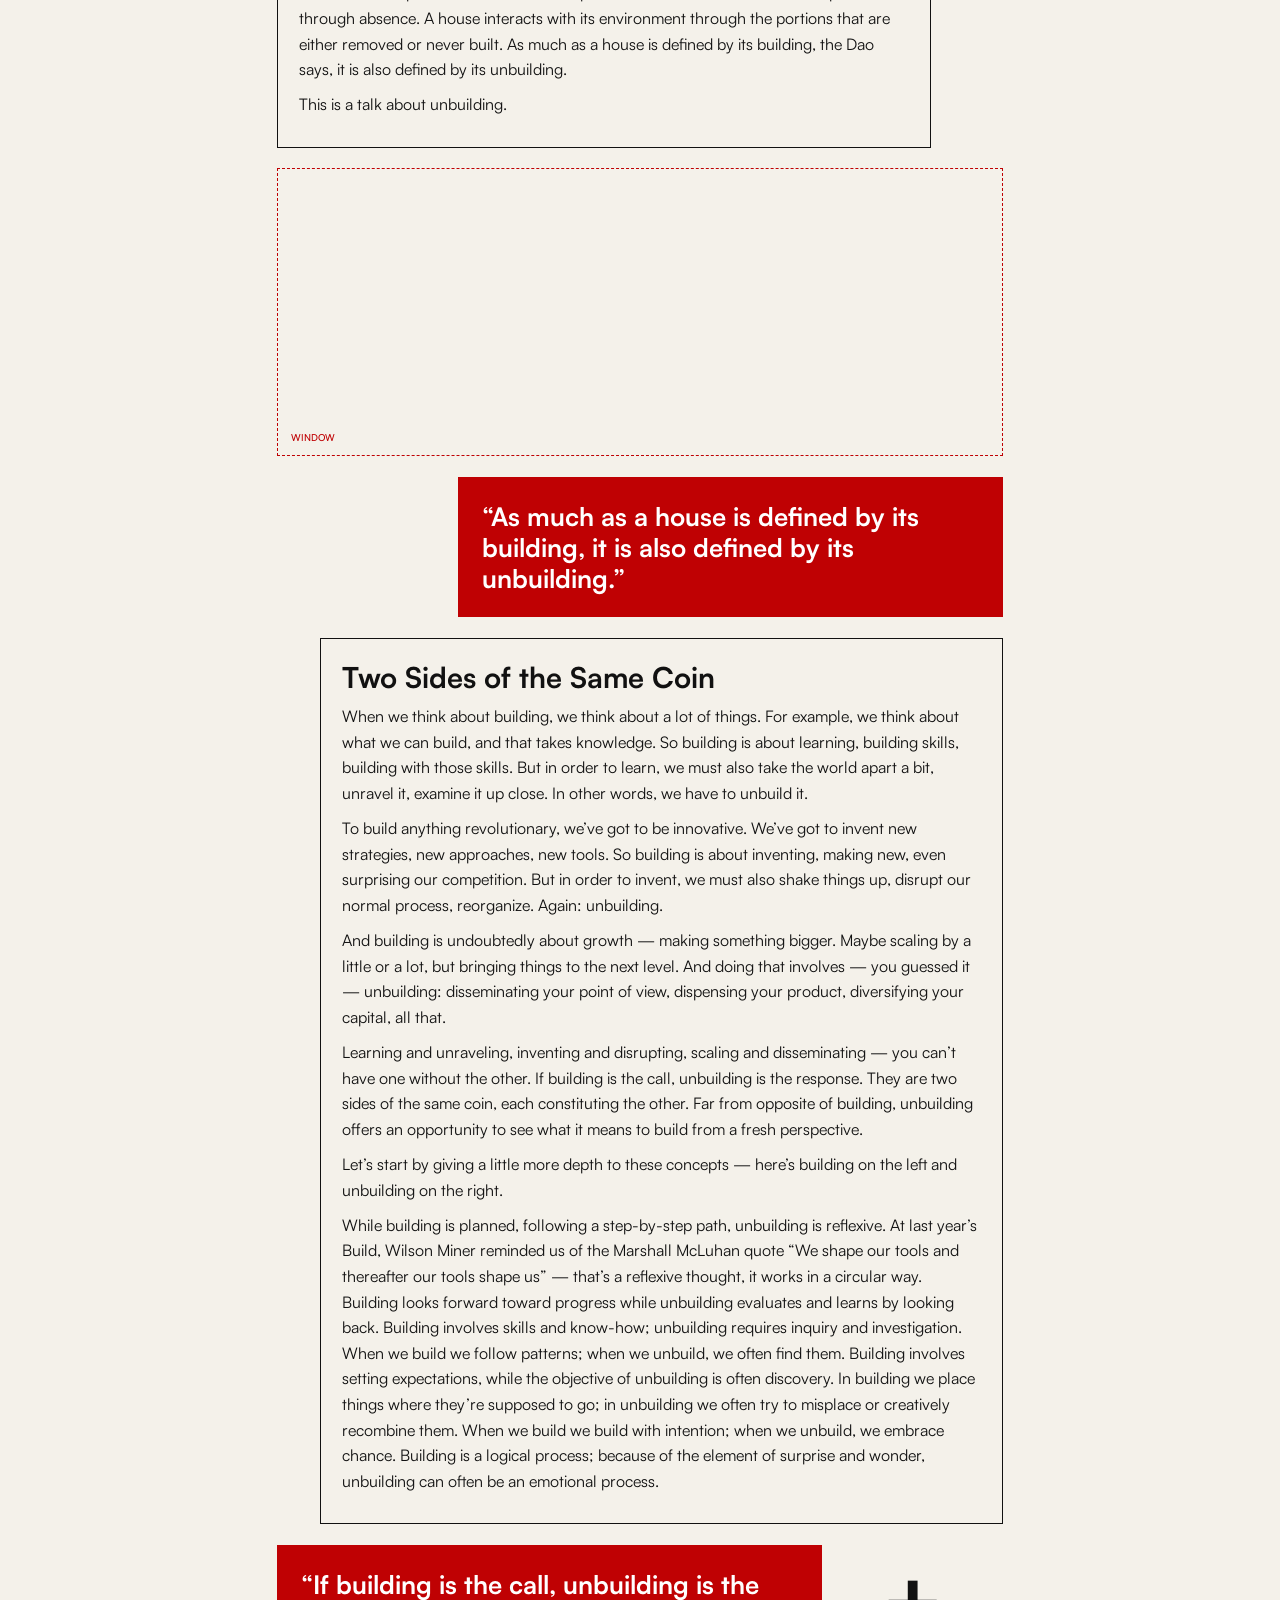
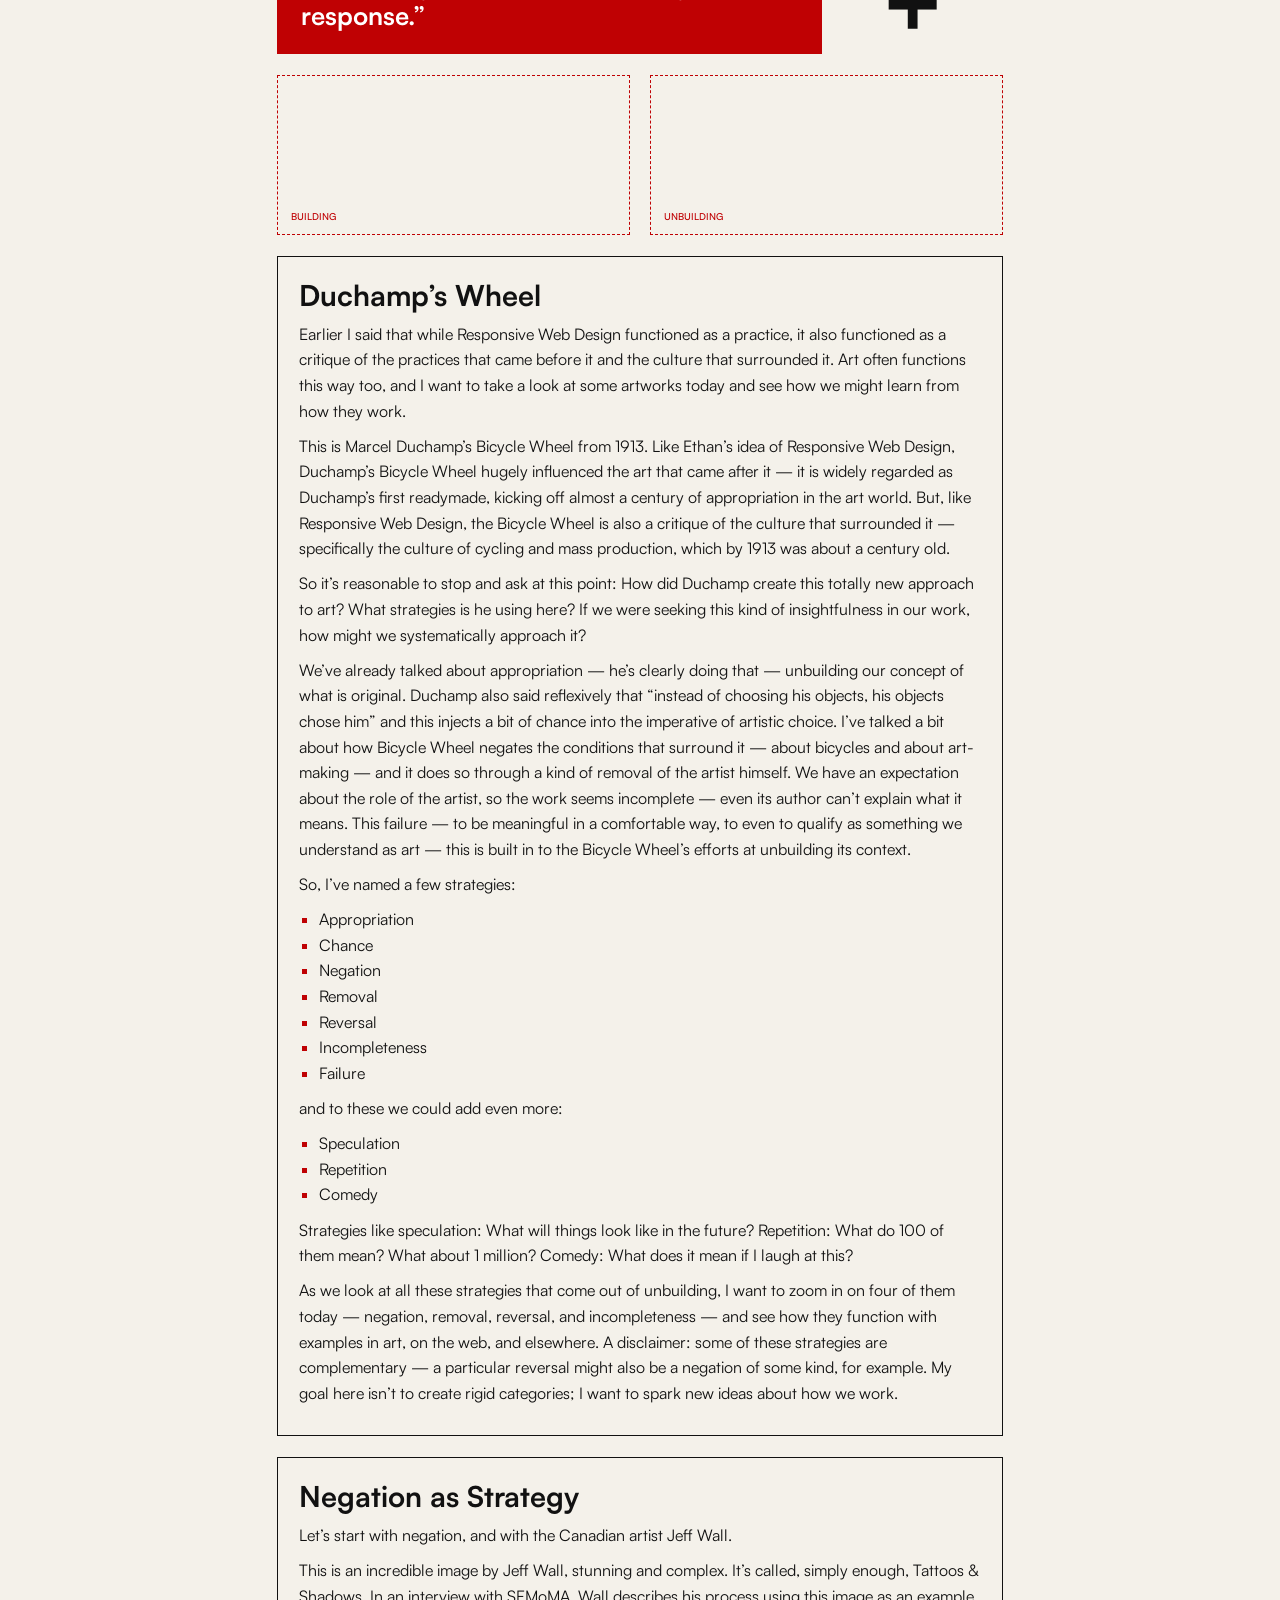
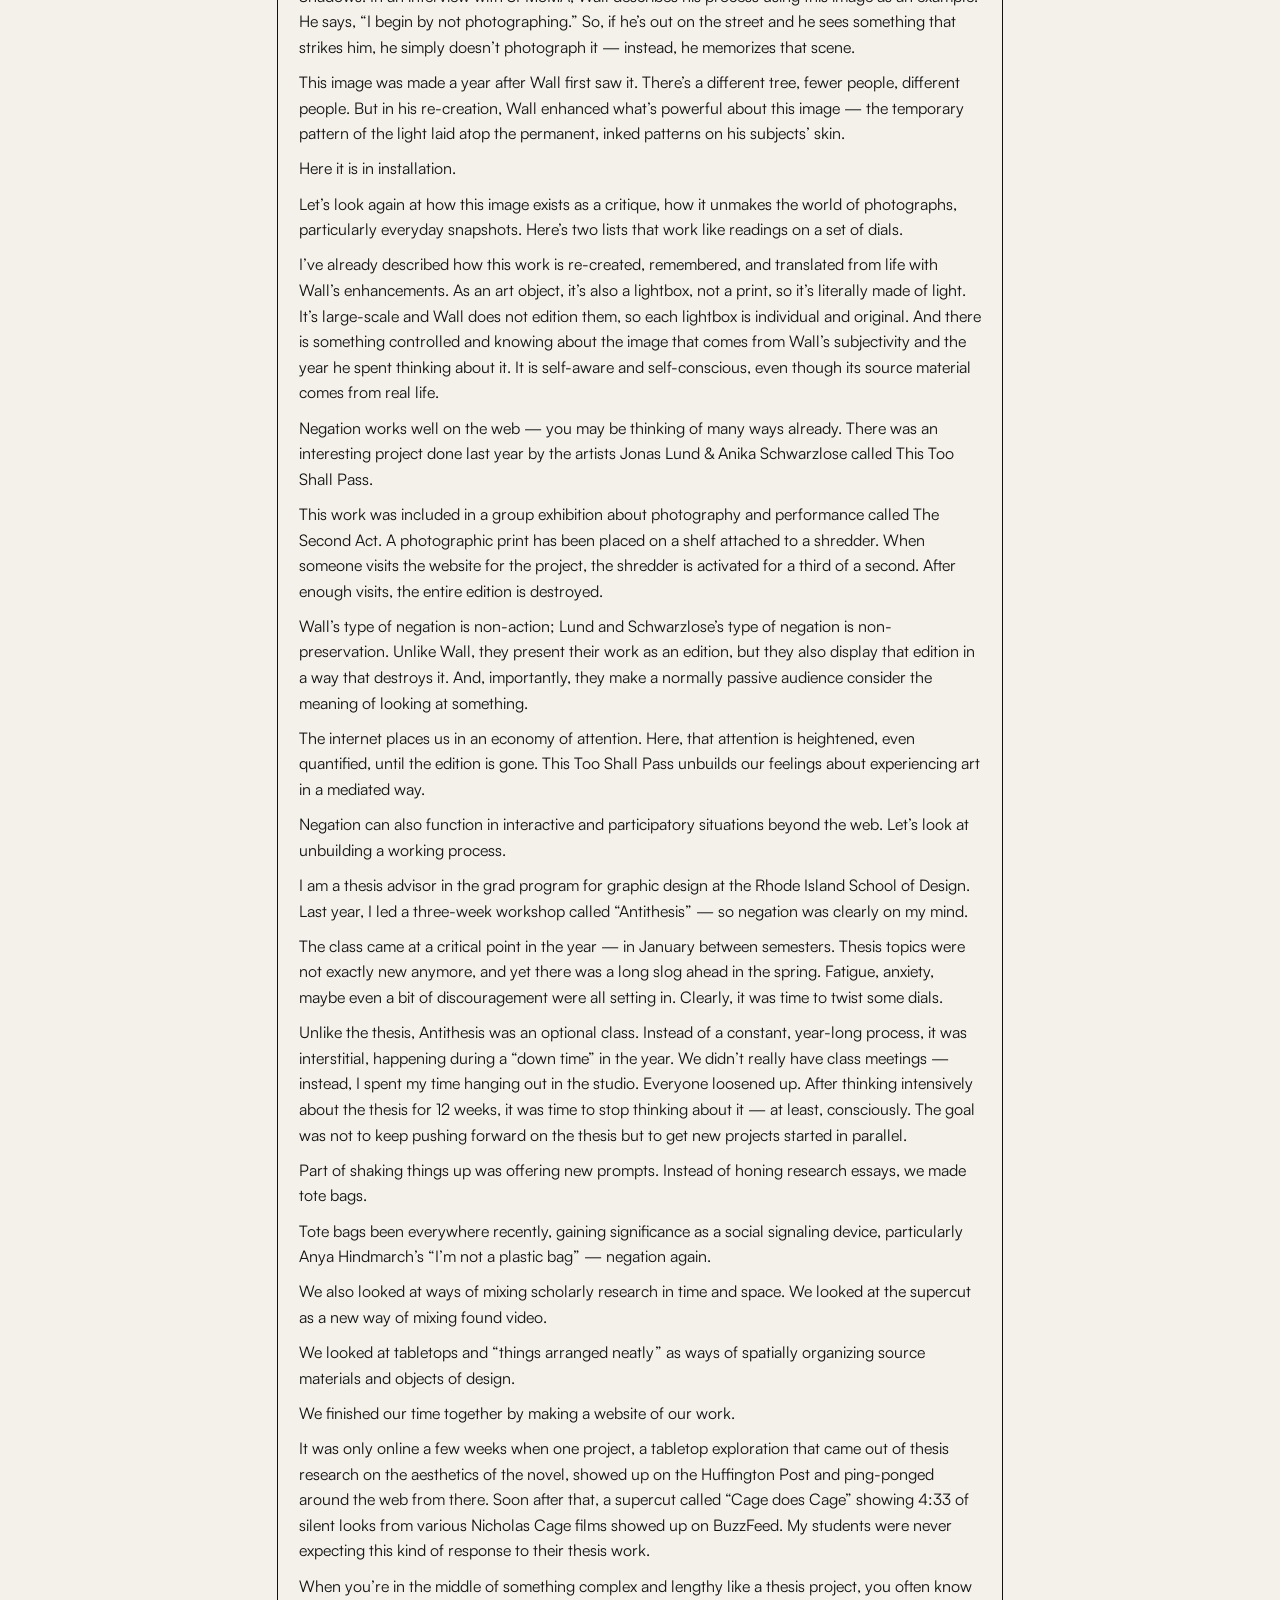
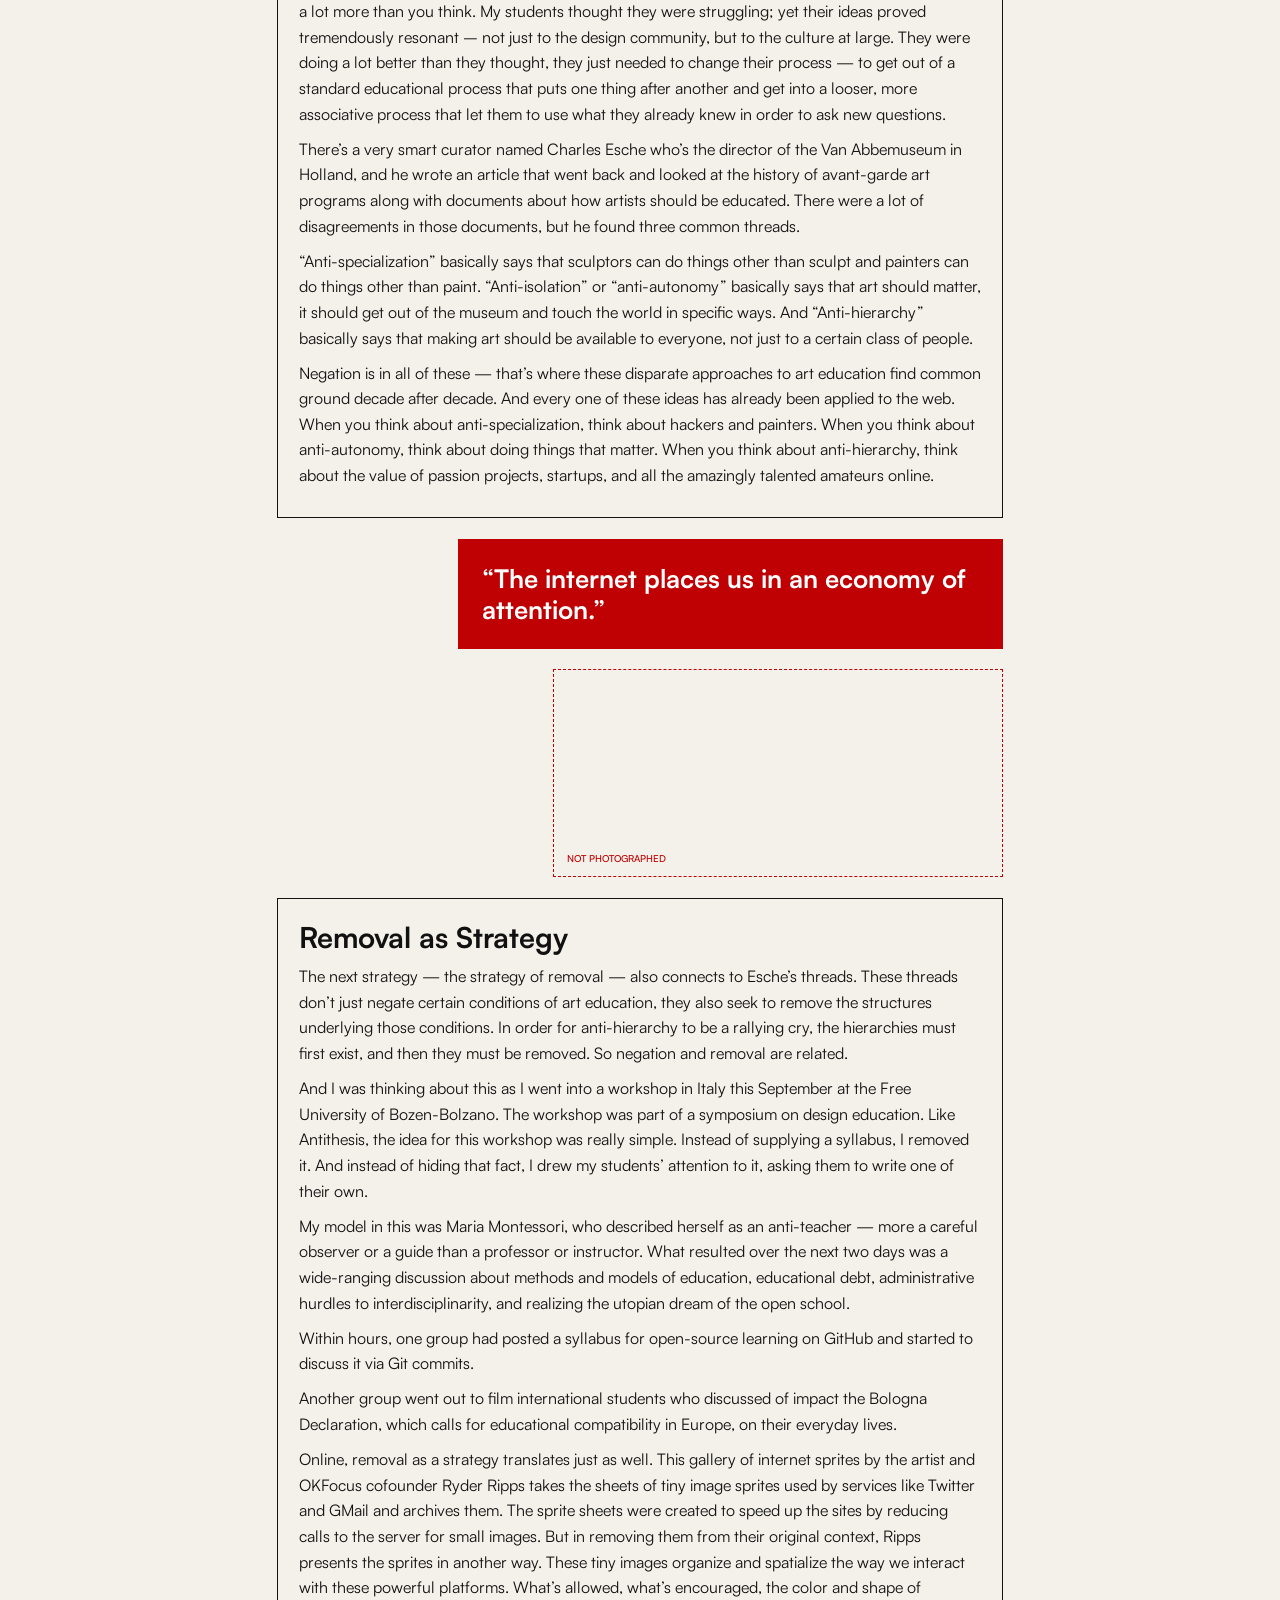
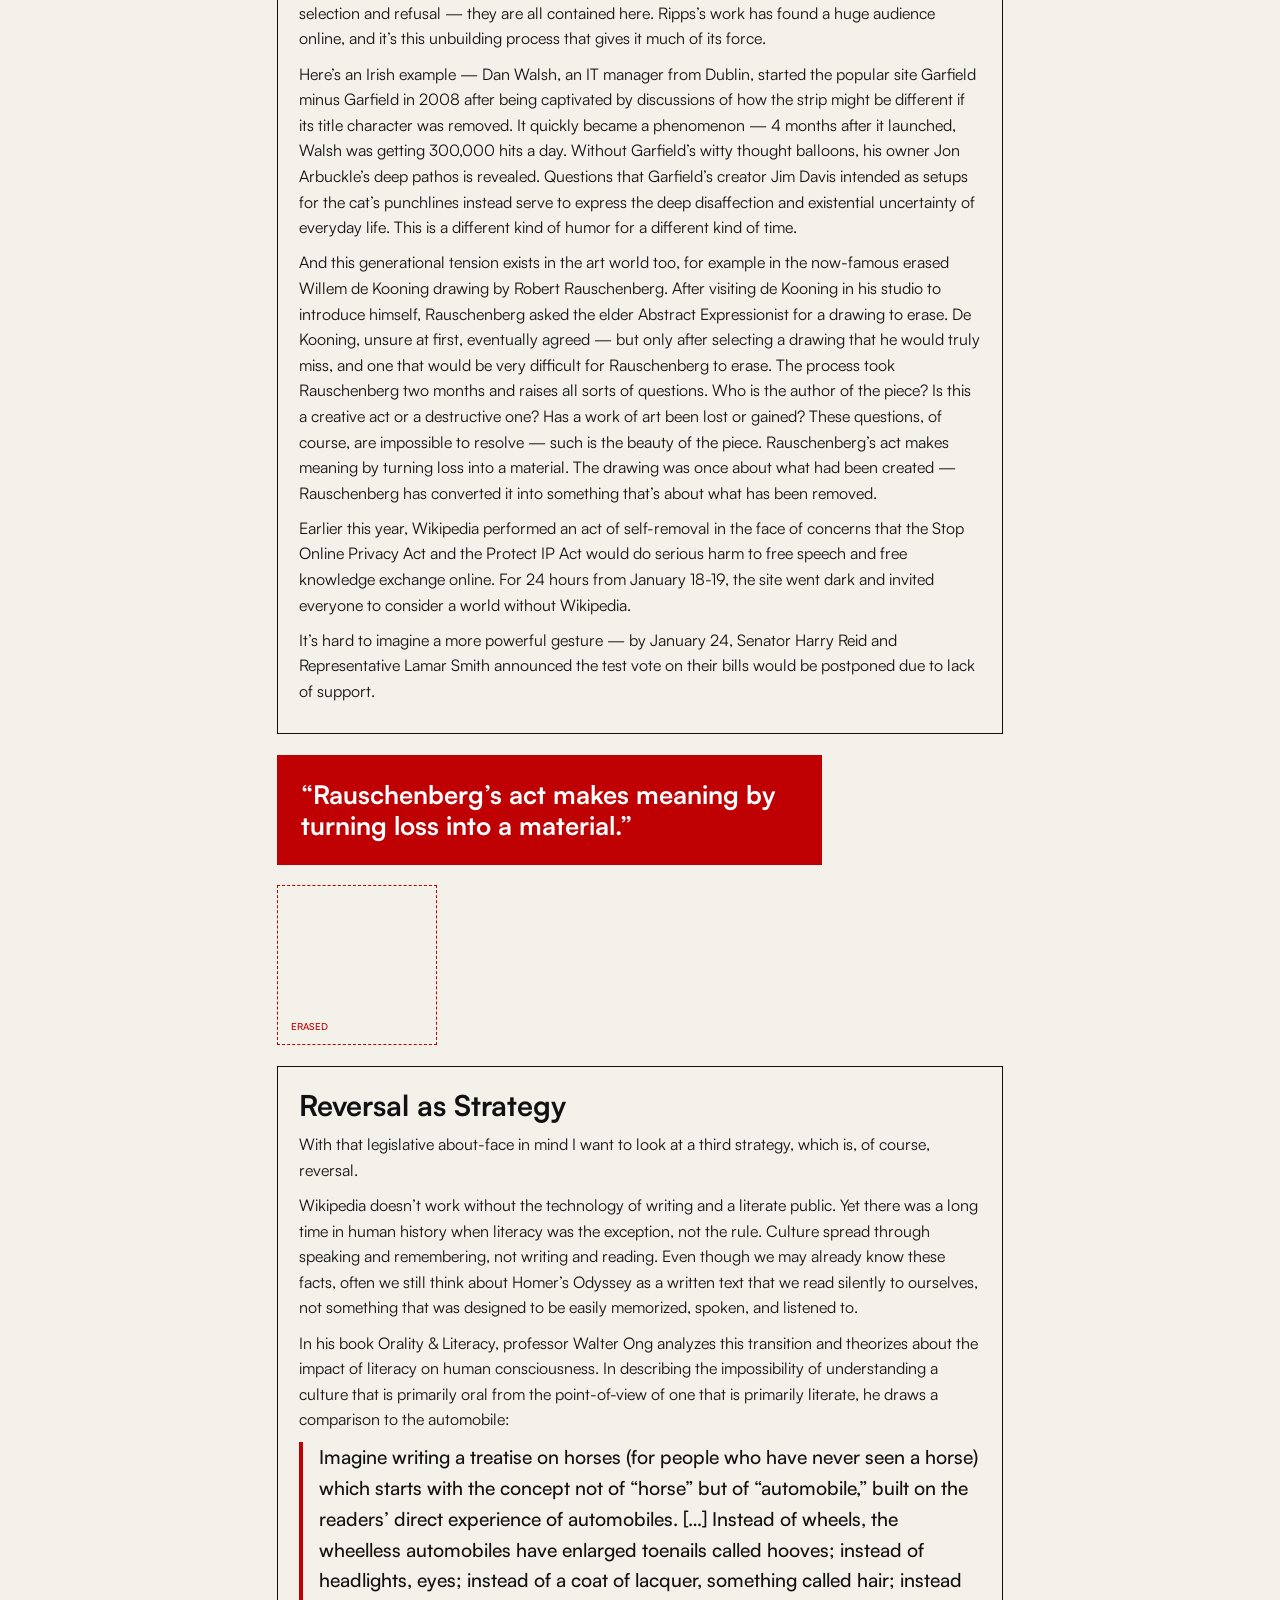
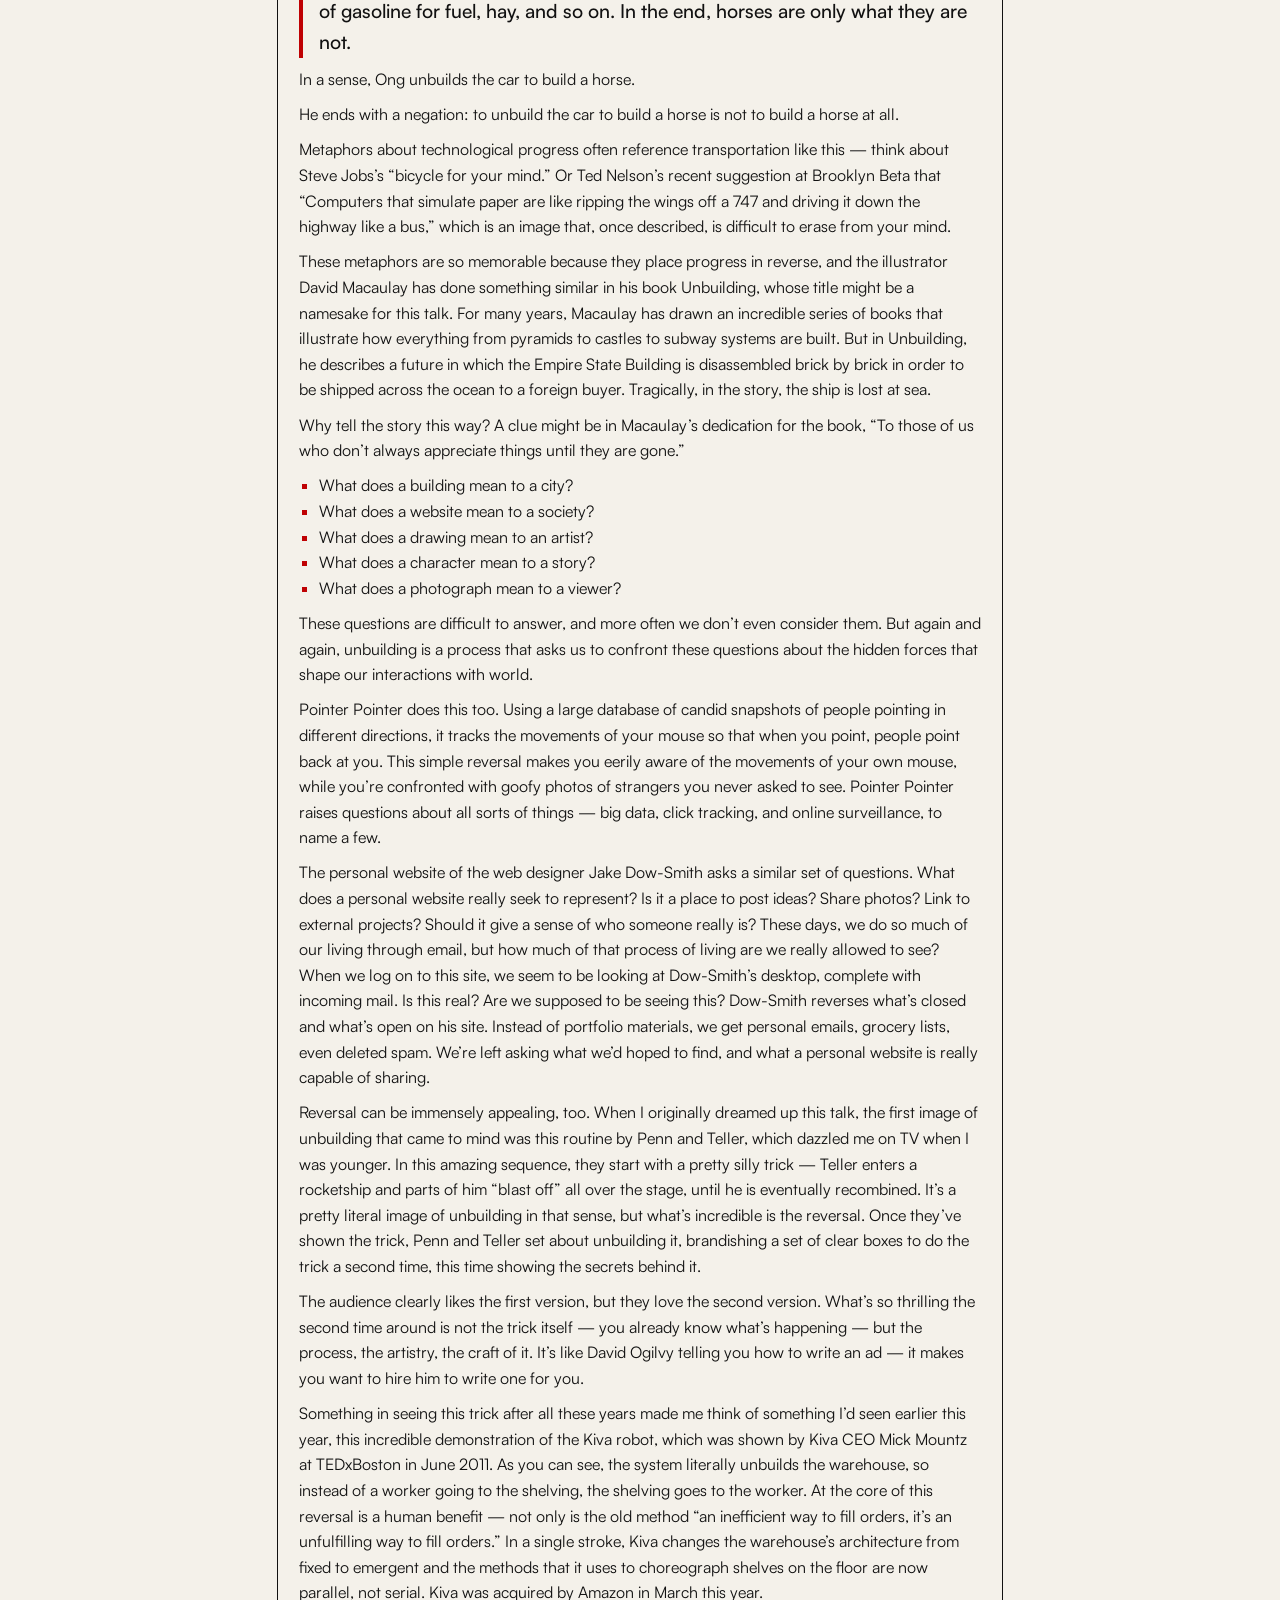
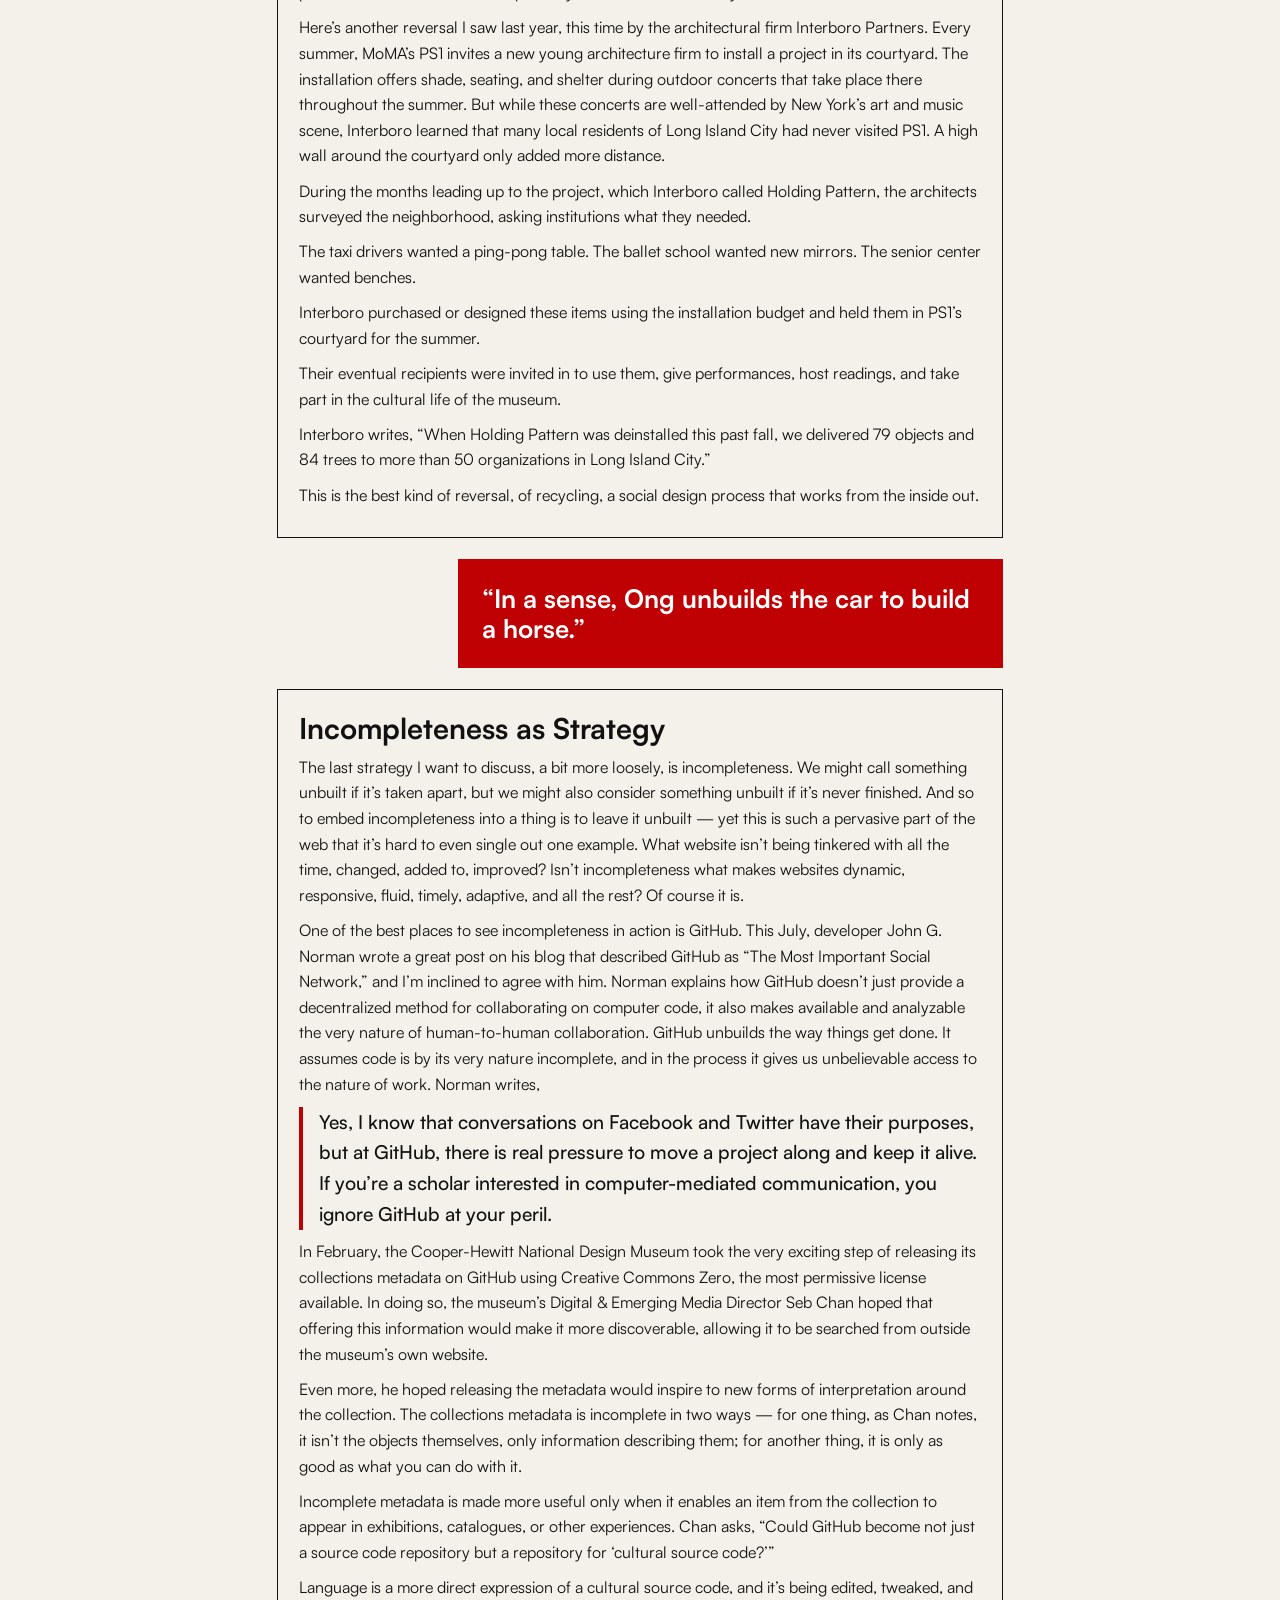
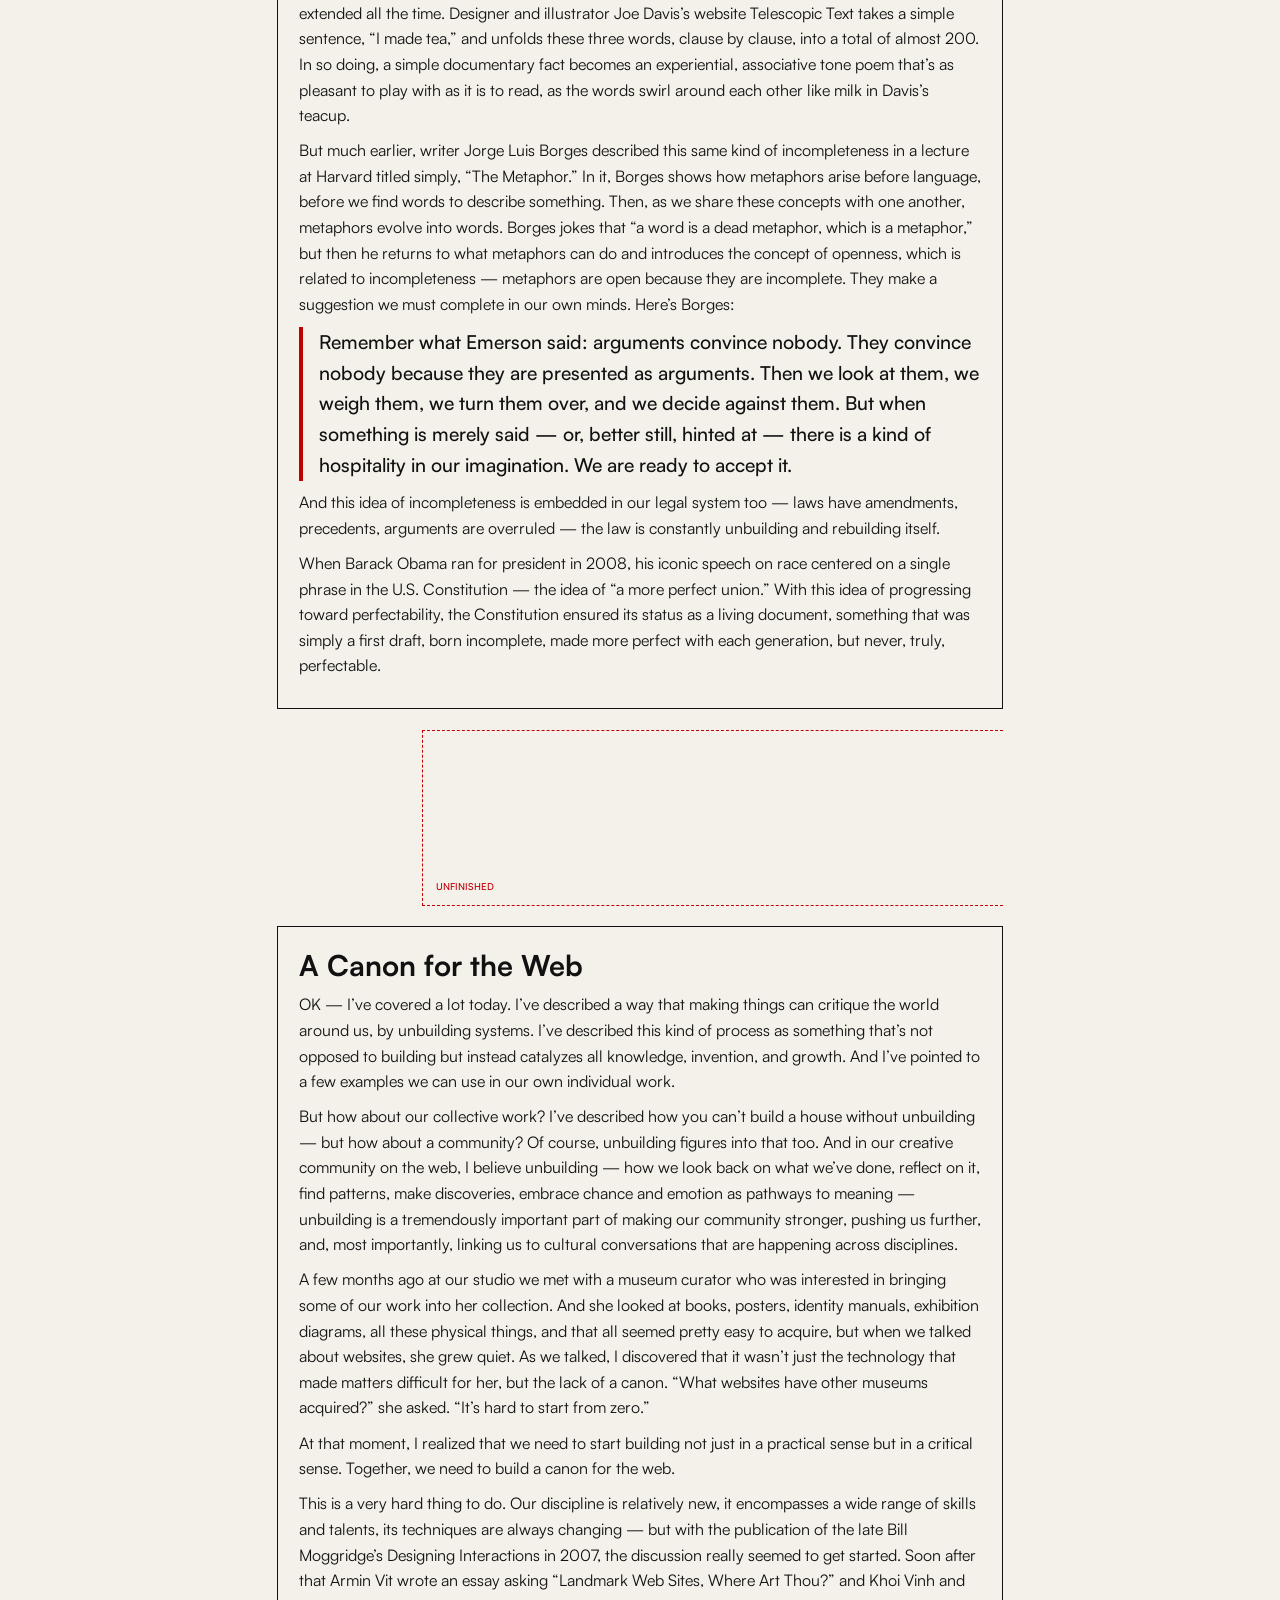
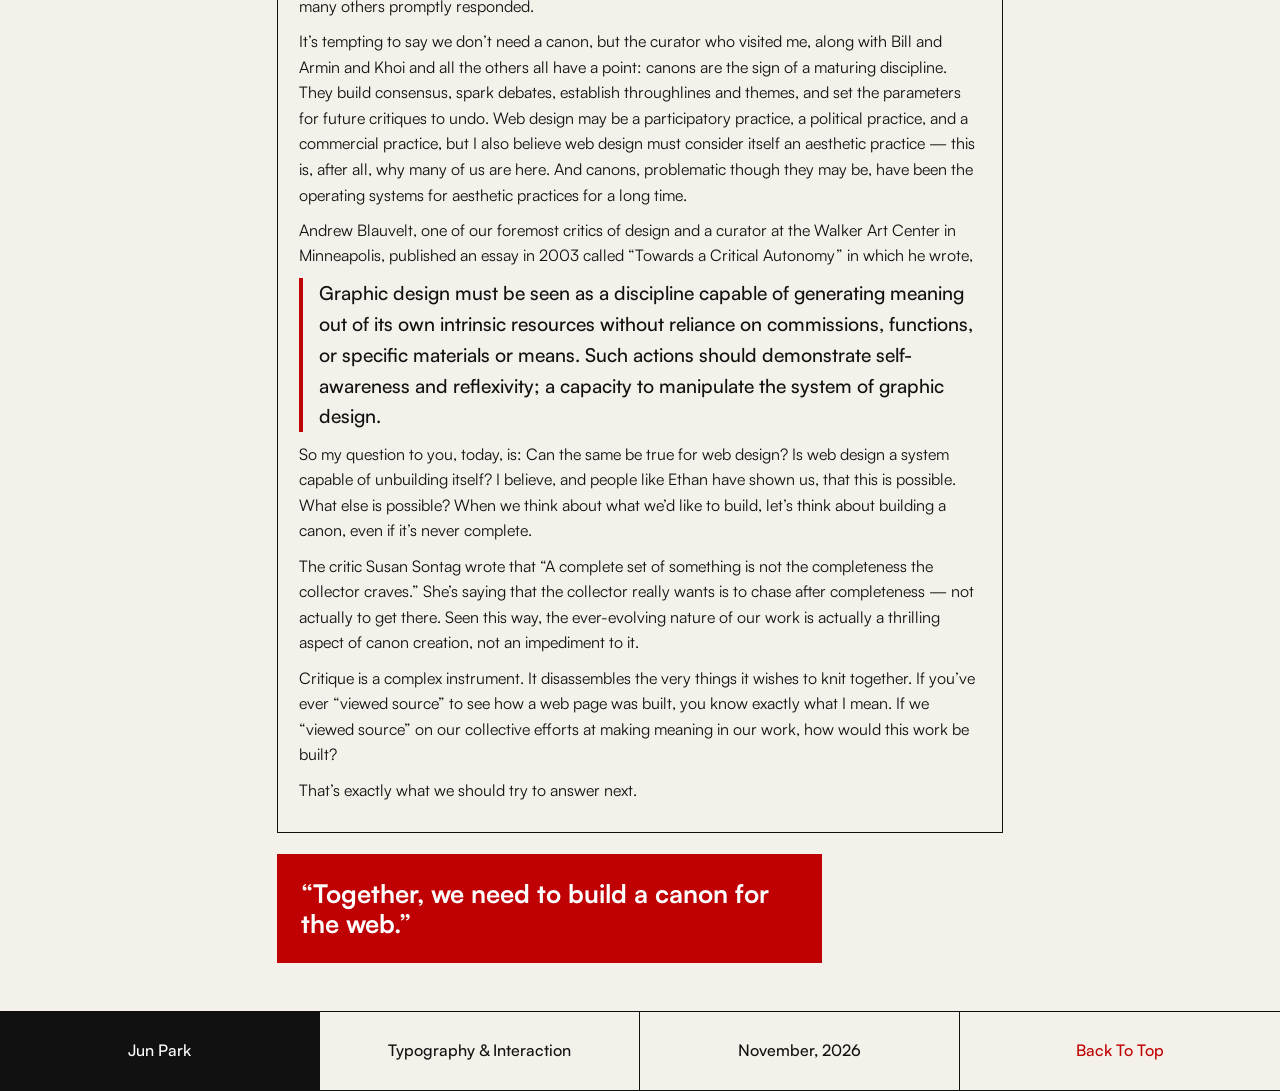
<file: unbuilding/index.html>
<!DOCTYPE html>
<html lang="en">
	<head>
		<meta charset="utf-8">
		<meta name="viewport" content="width=device-width, initial-scale=1">
		<title>Unbuilding</title>
		<style>
			@import '../styles/reset.css' layer(reset);
			@import '../styles/common.css' layer(common);
			@import 'style.css' layer(page);
		</style>
		<link rel="stylesheet" href="../fonts/Erode_Complete/Fonts/WEB/css/erode.css">
		<link rel="stylesheet" href="../fonts/Satoshi_Complete/Fonts/WEB/css/satoshi.css">
	</head>

	<body id="top">
		<header class="site-header">
			<a>Binding</a>
			<nav>
				<ol>
					<li><a href="../typo.is.grid/">01</a></li>
					<li><a href="../modernist.grid/">02</a></li>
					<li><a href="../unbuilding/">03</a></li>
				</ol>
			</nav>
		</header>

		<main>
			<article>
				<header class="article-header">
					<h1>Un<span class="void"></span>building</h1>
					<p>Rob Giampietro, 2012</p>
					<p><a href="https://linedandunlined.com/archive/unbuilding/">Original Article</a></p>
				</header>

				<!-- 01 -->
				<section class="box">
					<div class="box-body">
						<h2>Shaped by Context</h2>

						<p>Thanks to Andy McMillan and to everyone Build for having me here. I also want to start my talk today by saying thank you to Ethan Marcotte, who’s speaking today, for leading the charge on Responsive Web Design. There aren’t a lot of things that come along that really change the game for how you think about what you do, but, for me, Responsive Web Design was one of those things.</p>

						<p>Before I started working on the web, I worked as a print designer. If you’re designing a book, there’s only one page size and everything comes from that. You spec the type, define the baseline grid, and shape the page. The format, in many ways, forms the design.</p>

						<p>A responsive design for the web, however, is shaped by its context. It adapts to how you’re viewing it. Rather than assuming a fixed form, it embraces fluidity. It uses one code base to serve many different situations. It does this elegantly, even beautifully.</p>

						<p>The practice of Responsive Web Design is shaped by its context as well. While it exists as an invention, it also exists as a critique. It critiques fixed-grid layouts, for example, since they cannot scale responsively — in fact, it critiques fixed presentation methods of all sorts.</p>

						<p>Instead of seeking a lowest common denominator for a site’s presentation, or fragmenting it across several subdomains, Responsive Web Design says you can have it all: presentation needn’t be singular, and fragmentation needn’t be necessary. A site’s design can be both variable and total.</p>

						<p>This is a really big deal. It seems simple when Ethan describes it, but it’s a fundamental shift in thinking about how things for the web are made.</p>
					</div>
				</section>

				<div class="redsquare-right">
					<span class="plus">+</span>
					<blockquote>
						<p>The format, in many ways, forms the design.</p>
					</blockquote>
				</div>

				<!-- 02 -->
				<section class="box-narrow">
					<div class="box-body">
						<h2>The Usefulness of What Is Not</h2>

						<p>Ethan’s piece on <cite>A List Apart</cite> started with a quote from John Allsopp’s “A Dao of Web Design” about ebb and flow. In that article, Allsopp adapts a number of Taoist teachings into guiding principles for the web. Emptiness is not on Allsopp’s list, but he might have included it. Here’s what the Dao teaches about emptiness:</p>

						<!-- Quotation inside the text (not a pull quote) -->
						<blockquote class="inline-quote">
							<p>We pierce doors and windows to make a house; and it is on these spaces where there is nothing that the usefulness of the house depends. Therefore just as we take advantage of what is, we should recognize the usefulness of what is not. (<cite>Tao Te Ching</cite>, Chapter 11)</p>
						</blockquote>

						<p>A house is the space it contains and the space it releases. Its windows frame space through absence. A house interacts with its environment through the portions that are either removed or never built. As much as a house is defined by its building, the Dao says, it is also defined by its unbuilding.</p>

						<p>This is a talk about unbuilding.</p>
					</div>
				</section>

				<!-- Blank: the space a house releases -->
				<div class="blank blank-window"><span>Window</span></div>

				<div class="redsquare-right">
					<blockquote>
						<p>As much as a house is defined by its building, it is also defined by its unbuilding.</p>
					</blockquote>
				</div>

				<!-- 03 -->
				<section class="box-indent">
					<div class="box-body">
						<h2>Two Sides of the Same Coin</h2>

						<p>When we think about building, we think about a lot of things. For example, we think about what we can build, and that takes knowledge. So building is about learning, building skills, building with those skills. But in order to learn, we must also take the world apart a bit, unravel it, examine it up close. In other words, we have to unbuild it.</p>

						<p>To build anything revolutionary, we’ve got to be innovative. We’ve got to invent new strategies, new approaches, new tools. So building is about inventing, making new, even surprising our competition. But in order to invent, we must also shake things up, disrupt our normal process, reorganize. Again: unbuilding.</p>

						<p>And building is undoubtedly about growth — making something bigger. Maybe scaling by a little or a lot, but bringing things to the next level. And doing that involves — you guessed it — unbuilding: disseminating your point of view, dispensing your product, diversifying your capital, all that.</p>

						<p>Learning and unraveling, inventing and disrupting, scaling and disseminating — you can’t have one without the other. If building is the call, unbuilding is the response. They are two sides of the same coin, each constituting the other. Far from opposite of building, unbuilding offers an opportunity to see what it means to build from a fresh perspective.</p>

						<p>Let’s start by giving a little more depth to these concepts — here’s building on the left and unbuilding on the right.</p>

						<p>While building is planned, following a step-by-step path, unbuilding is reflexive. At last year’s Build, Wilson Miner reminded us of the Marshall McLuhan quote “We shape our tools and thereafter our tools shape us” — that’s a reflexive thought, it works in a circular way. Building looks forward toward progress while unbuilding evaluates and learns by looking back. Building involves skills and know-how; unbuilding requires inquiry and investigation. When we build we follow patterns; when we unbuild, we often find them. Building involves setting expectations, while the objective of unbuilding is often discovery. In building we place things where they’re supposed to go; in unbuilding we often try to misplace or creatively recombine them. When we build we build with intention; when we unbuild, we embrace chance. Building is a logical process; because of the element of surprise and wonder, unbuilding can often be an emotional process.</p>
					</div>
				</section>

				<div class="redsquare-left">
					<blockquote>
						<p>If building is the call, unbuilding is the response.</p>
					</blockquote>
					<span class="plus">+</span>
				</div>

				<!-- Blank: building on the left, unbuilding on the right -->
				<div class="blank-pair">
					<div class="blank blank-square"><span>Building</span></div>
					<div class="blank blank-square"><span>Unbuilding</span></div>
				</div>

				<!-- 04 -->
				<section class="box">
					<div class="box-body">
						<h2>Duchamp’s Wheel</h2>

						<p>Earlier I said that while Responsive Web Design functioned as a practice, it also functioned as a critique of the practices that came before it and the culture that surrounded it. Art often functions this way too, and I want to take a look at some artworks today and see how we might learn from how they work.</p>

						<p>This is Marcel Duchamp’s <cite>Bicycle Wheel</cite> from <time>1913</time>. Like Ethan’s idea of Responsive Web Design, Duchamp’s <cite>Bicycle Wheel</cite> hugely influenced the art that came after it — it is widely regarded as Duchamp’s first readymade, kicking off almost a century of appropriation in the art world. But, like Responsive Web Design, the <cite>Bicycle Wheel</cite> is also a critique of the culture that surrounded it — specifically the culture of cycling and mass production, which by <time>1913</time> was about a century old.</p>

						<p>So it’s reasonable to stop and ask at this point: How did Duchamp create this totally new approach to art? What strategies is he using here? If we were seeking this kind of insightfulness in our work, how might we systematically approach it?</p>

						<p>We’ve already talked about appropriation — he’s clearly doing that — unbuilding our concept of what is original. Duchamp also said reflexively that “instead of choosing his objects, his objects chose him” and this injects a bit of chance into the imperative of artistic choice. I’ve talked a bit about how <cite>Bicycle Wheel</cite> negates the conditions that surround it — about bicycles and about art-making — and it does so through a kind of removal of the artist himself. We have an expectation about the role of the artist, so the work seems incomplete — even its author can’t explain what it means. This failure — to be meaningful in a comfortable way, to even to qualify as something we understand as art — this is built in to the <cite>Bicycle Wheel</cite>’s efforts at unbuilding its context.</p>

						<p>So, I’ve named a few strategies:</p>

						<ul>
							<li>Appropriation</li>
							<li>Chance</li>
							<li>Negation</li>
							<li>Removal</li>
							<li>Reversal</li>
							<li>Incompleteness</li>
							<li>Failure</li>
						</ul>

						<p>and to these we could add even more:</p>

						<ul>
							<li>Speculation</li>
							<li>Repetition</li>
							<li>Comedy</li>
						</ul>

						<p>Strategies like speculation: What will things look like in the future? Repetition: What do 100 of them mean? What about 1 million? Comedy: What does it mean if I laugh at this?</p>

						<p>As we look at all these strategies that come out of unbuilding, I want to zoom in on four of them today — negation, removal, reversal, and incompleteness — and see how they function with examples in art, on the web, and elsewhere. A disclaimer: some of these strategies are complementary — a particular reversal might also be a negation of some kind, for example. My goal here isn’t to create rigid categories; I want to spark new ideas about how we work.</p>
					</div>
				</section>

				<!-- 05 -->
				<section class="box">
					<div class="box-body">
						<h2>Negation as Strategy</h2>

						<p>Let’s start with negation, and with the Canadian artist Jeff Wall.</p>

						<p>This is an incredible image by Jeff Wall, stunning and complex. It’s called, simply enough, <cite>Tattoos &amp; Shadows</cite>. In an interview with SFMoMA, Wall describes his process using this image as an example. He says, “I begin by not photographing.” So, if he’s out on the street and he sees something that strikes him, he simply doesn’t photograph it — instead, he memorizes that scene.</p>

						<p>This image was made a year after Wall first saw it. There’s a different tree, fewer people, different people. But in his re-creation, Wall enhanced what’s powerful about this image — the temporary pattern of the light laid atop the permanent, inked patterns on his subjects’ skin.</p>

						<p>Here it is in installation.</p>

						<p>Let’s look again at how this image exists as a critique, how it unmakes the world of photographs, particularly everyday snapshots. Here’s two lists that work like readings on a set of dials.</p>

						<p>I’ve already described how this work is re-created, remembered, and translated from life with Wall’s enhancements. As an art object, it’s also a lightbox, not a print, so it’s literally made of light. It’s large-scale and Wall does not edition them, so each lightbox is individual and original. And there is something controlled and knowing about the image that comes from Wall’s subjectivity and the year he spent thinking about it. It is self-aware and self-conscious, even though its source material comes from real life.</p>

						<p>Negation works well on the web — you may be thinking of many ways already. There was an interesting project done last year by the artists Jonas Lund &amp; Anika Schwarzlose called <cite>This Too Shall Pass</cite>.</p>

						<p>This work was included in a group exhibition about photography and performance called <cite>The Second Act</cite>. A photographic print has been placed on a shelf attached to a shredder. When someone visits the website for the project, the shredder is activated for a third of a second. After enough visits, the entire edition is destroyed.</p>

						<p>Wall’s type of negation is non-action; Lund and Schwarzlose’s type of negation is non-preservation. Unlike Wall, they present their work as an edition, but they also display that edition in a way that destroys it. And, importantly, they make a normally passive audience consider the meaning of looking at something.</p>

						<p>The internet places us in an economy of attention. Here, that attention is heightened, even quantified, until the edition is gone. <cite>This Too Shall Pass</cite> unbuilds our feelings about experiencing art in a mediated way.</p>

						<p>Negation can also function in interactive and participatory situations beyond the web. Let’s look at unbuilding a working process.</p>

						<p>I am a thesis advisor in the grad program for graphic design at the Rhode Island School of Design. Last year, I led a three-week workshop called “Antithesis” — so negation was clearly on my mind.</p>

						<p>The class came at a critical point in the year — in January between semesters. Thesis topics were not exactly new anymore, and yet there was a long slog ahead in the spring. Fatigue, anxiety, maybe even a bit of discouragement were all setting in. Clearly, it was time to twist some dials.</p>

						<p>Unlike the thesis, Antithesis was an optional class. Instead of a constant, year-long process, it was interstitial, happening during a “down time” in the year. We didn’t really have class meetings — instead, I spent my time hanging out in the studio. Everyone loosened up. After thinking intensively about the thesis for 12 weeks, it was time to stop thinking about it — at least, consciously. The goal was not to keep pushing forward on the thesis but to get new projects started in parallel.</p>

						<p>Part of shaking things up was offering new prompts. Instead of honing research essays, we made tote bags.</p>

						<p>Tote bags been everywhere recently, gaining significance as a social signaling device, particularly Anya Hindmarch’s “I’m not a plastic bag” — negation again.</p>

						<p>We also looked at ways of mixing scholarly research in time and space. We looked at the supercut as a new way of mixing found video.</p>

						<p>We looked at tabletops and “things arranged neatly” as ways of spatially organizing source materials and objects of design.</p>

						<p>We finished our time together by making a website of our work.</p>

						<p>It was only online a few weeks when one project, a tabletop exploration that came out of thesis research on the aesthetics of the novel, showed up on the Huffington Post and ping-ponged around the web from there. Soon after that, a supercut called “Cage does Cage” showing 4:33 of silent looks from various Nicholas Cage films showed up on BuzzFeed. My students were never expecting this kind of response to their thesis work.</p>

						<p>When you’re in the middle of something complex and lengthy like a thesis project, you often know a lot more than you think. My students thought they were struggling; yet their ideas proved tremendously resonant – not just to the design community, but to the culture at large. They were doing a lot better than they thought, they just needed to change their process — to get out of a standard educational process that puts one thing after another and get into a looser, more associative process that let them to use what they already knew in order to ask new questions.</p>

						<p>There’s a very smart curator named Charles Esche who’s the director of the Van Abbemuseum in Holland, and he wrote an article that went back and looked at the history of avant-garde art programs along with documents about how artists should be educated. There were a lot of disagreements in those documents, but he found three common threads.</p>

						<p>“Anti-specialization” basically says that sculptors can do things other than sculpt and painters can do things other than paint. “Anti-isolation” or “anti-autonomy” basically says that art should matter, it should get out of the museum and touch the world in specific ways. And “Anti-hierarchy” basically says that making art should be available to everyone, not just to a certain class of people.</p>

						<p>Negation is in all of these — that’s where these disparate approaches to art education find common ground decade after decade. And every one of these ideas has already been applied to the web. When you think about anti-specialization, think about hackers and painters. When you think about anti-autonomy, think about doing things that matter. When you think about anti-hierarchy, think about the value of passion projects, startups, and all the amazingly talented amateurs online.</p>
					</div>
				</section>

				<div class="redsquare-right">
					<blockquote>
						<p>The internet places us in an economy of attention.</p>
					</blockquote>
				</div>

				<!-- Blank: “I begin by not photographing.” -->
				<div class="blank blank-photo"><span>Not photographed</span></div>

				<!-- 06 -->
				<section class="box">
					<div class="box-body">
						<h2>Removal as Strategy</h2>

						<p>The next strategy — the strategy of removal — also connects to Esche’s threads. These threads don’t just negate certain conditions of art education, they also seek to remove the structures underlying those conditions. In order for anti-hierarchy to be a rallying cry, the hierarchies must first exist, and then they must be removed. So negation and removal are related.</p>

						<p>And I was thinking about this as I went into a workshop in Italy this September at the Free University of Bozen-Bolzano. The workshop was part of a symposium on design education. Like Antithesis, the idea for this workshop was really simple. Instead of supplying a syllabus, I removed it. And instead of hiding that fact, I drew my students’ attention to it, asking them to write one of their own.</p>

						<p>My model in this was Maria Montessori, who described herself as an anti-teacher — more a careful observer or a guide than a professor or instructor. What resulted over the next two days was a wide-ranging discussion about methods and models of education, educational debt, administrative hurdles to interdisciplinarity, and realizing the utopian dream of the open school.</p>

						<p>Within hours, one group had posted a syllabus for open-source learning on GitHub and started to discuss it via Git commits.</p>

						<p>Another group went out to film international students who discussed of impact the Bologna Declaration, which calls for educational compatibility in Europe, on their everyday lives.</p>

						<p>Online, removal as a strategy translates just as well. This gallery of internet sprites by the artist and OKFocus cofounder Ryder Ripps takes the sheets of tiny image sprites used by services like Twitter and GMail and archives them. The sprite sheets were created to speed up the sites by reducing calls to the server for small images. But in removing them from their original context, Ripps presents the sprites in another way. These tiny images organize and spatialize the way we interact with these powerful platforms. What’s allowed, what’s encouraged, the color and shape of selection and refusal — they are all contained here. Ripps’s work has found a huge audience online, and it’s this unbuilding process that gives it much of its force.</p>

						<p>Here’s an Irish example — Dan Walsh, an IT manager from Dublin, started the popular site <cite>Garfield minus Garfield</cite> in <time>2008</time> after being captivated by discussions of how the strip might be different if its title character was removed. It quickly became a phenomenon — 4 months after it launched, Walsh was getting 300,000 hits a day. Without Garfield’s witty thought balloons, his owner Jon Arbuckle’s deep pathos is revealed. Questions that Garfield’s creator Jim Davis intended as setups for the cat’s punchlines instead serve to express the deep disaffection and existential uncertainty of everyday life. This is a different kind of humor for a different kind of time.</p>

						<p>And this generational tension exists in the art world too, for example in the now-famous erased Willem de Kooning drawing by Robert Rauschenberg. After visiting de Kooning in his studio to introduce himself, Rauschenberg asked the elder Abstract Expressionist for a drawing to erase. De Kooning, unsure at first, eventually agreed — but only after selecting a drawing that he would truly miss, and one that would be very difficult for Rauschenberg to erase. The process took Rauschenberg two months and raises all sorts of questions. Who is the author of the piece? Is this a creative act or a destructive one? Has a work of art been lost or gained? These questions, of course, are impossible to resolve — such is the beauty of the piece. Rauschenberg’s act makes meaning by turning loss into a material. The drawing was once about what had been created — Rauschenberg has converted it into something that’s about what has been removed.</p>

						<p>Earlier this year, Wikipedia performed an act of self-removal in the face of concerns that the Stop Online Privacy Act and the Protect IP Act would do serious harm to free speech and free knowledge exchange online. For 24 hours from January 18-19, the site went dark and invited everyone to consider a world without Wikipedia.</p>

						<p>It’s hard to imagine a more powerful gesture — by January 24, Senator Harry Reid and Representative Lamar Smith announced the test vote on their bills would be postponed due to lack of support.</p>
					</div>
				</section>

				<div class="redsquare-left">
					<blockquote>
						<p>Rauschenberg’s act makes meaning by turning loss into a material.</p>
					</blockquote>
				</div>

				<!-- Blank: the erased drawing -->
				<div class="blank blank-erased"><span>Erased</span></div>

				<!-- 07 -->
				<section class="box">
					<div class="box-body">
						<h2>Reversal as Strategy</h2>

						<p>With that legislative about-face in mind I want to look at a third strategy, which is, of course, reversal.</p>

						<p>Wikipedia doesn’t work without the technology of writing and a literate public. Yet there was a long time in human history when literacy was the exception, not the rule. Culture spread through speaking and remembering, not writing and reading. Even though we may already know these facts, often we still think about Homer’s <cite>Odyssey</cite> as a written text that we read silently to ourselves, not something that was designed to be easily memorized, spoken, and listened to.</p>

						<p>In his book <cite>Orality &amp; Literacy</cite>, professor Walter Ong analyzes this transition and theorizes about the impact of literacy on human consciousness. In describing the impossibility of understanding a culture that is primarily oral from the point-of-view of one that is primarily literate, he draws a comparison to the automobile:</p>

						<blockquote class="inline-quote">
							<p>Imagine writing a treatise on horses (for people who have never seen a horse) which starts with the concept not of “horse” but of “automobile,” built on the readers’ direct experience of automobiles. […] Instead of wheels, the wheelless automobiles have enlarged toenails called hooves; instead of headlights, eyes; instead of a coat of lacquer, something called hair; instead of gasoline for fuel, hay, and so on. In the end, horses are only what they are not.</p>
						</blockquote>

						<p>In a sense, Ong unbuilds the car to build a horse.</p>

						<p>He ends with a negation: to unbuild the car to build a horse is not to build a horse at all.</p>

						<p>Metaphors about technological progress often reference transportation like this — think about Steve Jobs’s “bicycle for your mind.” Or Ted Nelson’s recent suggestion at Brooklyn Beta that “Computers that simulate paper are like ripping the wings off a 747 and driving it down the highway like a bus,” which is an image that, once described, is difficult to erase from your mind.</p>

						<p>These metaphors are so memorable because they place progress in reverse, and the illustrator David Macaulay has done something similar in his book <cite>Unbuilding</cite>, whose title might be a namesake for this talk. For many years, Macaulay has drawn an incredible series of books that illustrate how everything from pyramids to castles to subway systems are built. But in <cite>Unbuilding</cite>, he describes a future in which the Empire State Building is disassembled brick by brick in order to be shipped across the ocean to a foreign buyer. Tragically, in the story, the ship is lost at sea.</p>

						<p>Why tell the story this way? A clue might be in Macaulay’s dedication for the book, “To those of us who don’t always appreciate things until they are gone.”</p>

						<ul>
							<li>What does a building mean to a city?</li>
							<li>What does a website mean to a society?</li>
							<li>What does a drawing mean to an artist?</li>
							<li>What does a character mean to a story?</li>
							<li>What does a photograph mean to a viewer?</li>
						</ul>

						<p>These questions are difficult to answer, and more often we don’t even consider them. But again and again, unbuilding is a process that asks us to confront these questions about the hidden forces that shape our interactions with world.</p>

						<p><cite>Pointer Pointer</cite> does this too. Using a large database of candid snapshots of people pointing in different directions, it tracks the movements of your mouse so that when you point, people point back at you. This simple reversal makes you eerily aware of the movements of your own mouse, while you’re confronted with goofy photos of strangers you never asked to see. <cite>Pointer Pointer</cite> raises questions about all sorts of things — big data, click tracking, and online surveillance, to name a few.</p>

						<p>The personal website of the web designer Jake Dow-Smith asks a similar set of questions. What does a personal website really seek to represent? Is it a place to post ideas? Share photos? Link to external projects? Should it give a sense of who someone really is? These days, we do so much of our living through email, but how much of that process of living are we really allowed to see? When we log on to this site, we seem to be looking at Dow-Smith’s desktop, complete with incoming mail. Is this real? Are we supposed to be seeing this? Dow-Smith reverses what’s closed and what’s open on his site. Instead of portfolio materials, we get personal emails, grocery lists, even deleted spam. We’re left asking what we’d hoped to find, and what a personal website is really capable of sharing.</p>

						<p>Reversal can be immensely appealing, too. When I originally dreamed up this talk, the first image of unbuilding that came to mind was this routine by Penn and Teller, which dazzled me on TV when I was younger. In this amazing sequence, they start with a pretty silly trick — Teller enters a rocketship and parts of him “blast off” all over the stage, until he is eventually recombined. It’s a pretty literal image of unbuilding in that sense, but what’s incredible is the reversal. Once they’ve shown the trick, Penn and Teller set about unbuilding it, brandishing a set of clear boxes to do the trick a second time, this time showing the secrets behind it.</p>

						<p>The audience clearly likes the first version, but they love the second version. What’s so thrilling the second time around is not the trick itself — you already know what’s happening — but the process, the artistry, the craft of it. It’s like David Ogilvy telling you how to write an ad — it makes you want to hire him to write one for you.</p>

						<p>Something in seeing this trick after all these years made me think of something I’d seen earlier this year, this incredible demonstration of the Kiva robot, which was shown by Kiva CEO Mick Mountz at TEDxBoston in <time>June 2011</time>. As you can see, the system literally unbuilds the warehouse, so instead of a worker going to the shelving, the shelving goes to the worker. At the core of this reversal is a human benefit — not only is the old method “an inefficient way to fill orders, it’s an unfulfilling way to fill orders.” In a single stroke, Kiva changes the warehouse’s architecture from fixed to emergent and the methods that it uses to choreograph shelves on the floor are now parallel, not serial. Kiva was acquired by Amazon in March this year.</p>

						<p>Here’s another reversal I saw last year, this time by the architectural firm Interboro Partners. Every summer, MoMA’s PS1 invites a new young architecture firm to install a project in its courtyard. The installation offers shade, seating, and shelter during outdoor concerts that take place there throughout the summer. But while these concerts are well-attended by New York’s art and music scene, Interboro learned that many local residents of Long Island City had never visited PS1. A high wall around the courtyard only added more distance.</p>

						<p>During the months leading up to the project, which Interboro called <cite>Holding Pattern</cite>, the architects surveyed the neighborhood, asking institutions what they needed.</p>

						<p>The taxi drivers wanted a ping-pong table. The ballet school wanted new mirrors. The senior center wanted benches.</p>

						<p>Interboro purchased or designed these items using the installation budget and held them in PS1’s courtyard for the summer.</p>

						<p>Their eventual recipients were invited in to use them, give performances, host readings, and take part in the cultural life of the museum.</p>

						<p>Interboro writes, “When <cite>Holding Pattern</cite> was deinstalled this past fall, we delivered 79 objects and 84 trees to more than 50 organizations in Long Island City.”</p>

						<p>This is the best kind of reversal, of recycling, a social design process that works from the inside out.</p>
					</div>
				</section>

				<div class="redsquare-right">
					<blockquote>
						<p>In a sense, Ong unbuilds the car to build a horse.</p>
					</blockquote>
				</div>

				<!-- 08 -->
				<section class="box">
					<div class="box-body">
						<h2>Incompleteness as Strategy</h2>

						<p>The last strategy I want to discuss, a bit more loosely, is incompleteness. We might call something unbuilt if it’s taken apart, but we might also consider something unbuilt if it’s never finished. And so to embed incompleteness into a thing is to leave it unbuilt — yet this is such a pervasive part of the web that it’s hard to even single out one example. What website isn’t being tinkered with all the time, changed, added to, improved? Isn’t incompleteness what makes websites dynamic, responsive, fluid, timely, adaptive, and all the rest? Of course it is.</p>

						<p>One of the best places to see incompleteness in action is GitHub. This July, developer John G. Norman wrote a great post on his blog that described GitHub as “The Most Important Social Network,” and I’m inclined to agree with him. Norman explains how GitHub doesn’t just provide a decentralized method for collaborating on computer code, it also makes available and analyzable the very nature of human-to-human collaboration. GitHub unbuilds the way things get done. It assumes code is by its very nature incomplete, and in the process it gives us unbelievable access to the nature of work. Norman writes,</p>

						<blockquote class="inline-quote">
							<p>Yes, I know that conversations on Facebook and Twitter have their purposes, but at GitHub, there is real pressure to move a project along and keep it alive. If you’re a scholar interested in computer-mediated communication, you ignore GitHub at your peril.</p>
						</blockquote>

						<p>In February, the Cooper-Hewitt National Design Museum took the very exciting step of releasing its collections metadata on GitHub using Creative Commons Zero, the most permissive license available. In doing so, the museum’s Digital &amp; Emerging Media Director Seb Chan hoped that offering this information would make it more discoverable, allowing it to be searched from outside the museum’s own website.</p>

						<p>Even more, he hoped releasing the metadata would inspire to new forms of interpretation around the collection. The collections metadata is incomplete in two ways — for one thing, as Chan notes, it isn’t the objects themselves, only information describing them; for another thing, it is only as good as what you can do with it.</p>

						<p>Incomplete metadata is made more useful only when it enables an item from the collection to appear in exhibitions, catalogues, or other experiences. Chan asks, “Could GitHub become not just a source code repository but a repository for ‘cultural source code?’”</p>

						<p>Language is a more direct expression of a cultural source code, and it’s being edited, tweaked, and extended all the time. Designer and illustrator Joe Davis’s website <cite>Telescopic Text</cite> takes a simple sentence, “I made tea,” and unfolds these three words, clause by clause, into a total of almost 200. In so doing, a simple documentary fact becomes an experiential, associative tone poem that’s as pleasant to play with as it is to read, as the words swirl around each other like milk in Davis’s teacup.</p>

						<p>But much earlier, writer Jorge Luis Borges described this same kind of incompleteness in a lecture at Harvard titled simply, “The Metaphor.” In it, Borges shows how metaphors arise before language, before we find words to describe something. Then, as we share these concepts with one another, metaphors evolve into words. Borges jokes that “a word is a dead metaphor, which is a metaphor,” but then he returns to what metaphors can do and introduces the concept of openness, which is related to incompleteness — metaphors are open because they are incomplete. They make a suggestion we must complete in our own minds. Here’s Borges:</p>

						<blockquote class="inline-quote">
							<p>Remember what Emerson said: arguments convince nobody. They convince nobody because they are presented as arguments. Then we look at them, we weigh them, we turn them over, and we decide against them. But when something is merely said — or, better still, hinted at — there is a kind of hospitality in our imagination. We are ready to accept it.</p>
						</blockquote>

						<p>And this idea of incompleteness is embedded in our legal system too — laws have amendments, precedents, arguments are overruled — the law is constantly unbuilding and rebuilding itself.</p>

						<p>When Barack Obama ran for president in <time>2008</time>, his iconic speech on race centered on a single phrase in the U.S. Constitution — the idea of “a more perfect union.” With this idea of progressing toward perfectability, the Constitution ensured its status as a living document, something that was simply a first draft, born incomplete, made more perfect with each generation, but never, truly, perfectable.</p>
					</div>
				</section>

				<!-- Blank: never finished, one side left open -->
				<div class="blank blank-unfinished"><span>Unfinished</span></div>

				<!-- 09 -->
				<section class="box">
					<div class="box-body">
						<h2>A Canon for the Web</h2>

						<p>OK — I’ve covered a lot today. I’ve described a way that making things can critique the world around us, by unbuilding systems. I’ve described this kind of process as something that’s not opposed to building but instead catalyzes all knowledge, invention, and growth. And I’ve pointed to a few examples we can use in our own individual work.</p>

						<p>But how about our collective work? I’ve described how you can’t build a house without unbuilding — but how about a community? Of course, unbuilding figures into that too. And in our creative community on the web, I believe unbuilding — how we look back on what we’ve done, reflect on it, find patterns, make discoveries, embrace chance and emotion as pathways to meaning — unbuilding is a tremendously important part of making our community stronger, pushing us further, and, most importantly, linking us to cultural conversations that are happening across disciplines.</p>

						<p>A few months ago at our studio we met with a museum curator who was interested in bringing some of our work into her collection. And she looked at books, posters, identity manuals, exhibition diagrams, all these physical things, and that all seemed pretty easy to acquire, but when we talked about websites, she grew quiet. As we talked, I discovered that it wasn’t just the technology that made matters difficult for her, but the lack of a canon. “What websites have other museums acquired?” she asked. “It’s hard to start from zero.”</p>

						<p>At that moment, I realized that we need to start building not just in a practical sense but in a critical sense. Together, we need to build a canon for the web.</p>

						<p>This is a very hard thing to do. Our discipline is relatively new, it encompasses a wide range of skills and talents, its techniques are always changing — but with the publication of the late Bill Moggridge’s <cite>Designing Interactions</cite> in <time>2007</time>, the discussion really seemed to get started. Soon after that Armin Vit wrote an essay asking “Landmark Web Sites, Where Art Thou?” and Khoi Vinh and many others promptly responded.</p>

						<p>It’s tempting to say we don’t need a canon, but the curator who visited me, along with Bill and Armin and Khoi and all the others all have a point: canons are the sign of a maturing discipline. They build consensus, spark debates, establish throughlines and themes, and set the parameters for future critiques to undo. Web design may be a participatory practice, a political practice, and a commercial practice, but I also believe web design must consider itself an aesthetic practice — this is, after all, why many of us are here. And canons, problematic though they may be, have been the operating systems for aesthetic practices for a long time.</p>

						<p>Andrew Blauvelt, one of our foremost critics of design and a curator at the Walker Art Center in Minneapolis, published an essay in <time>2003</time> called “Towards a Critical Autonomy” in which he wrote,</p>

						<blockquote class="inline-quote">
							<p>Graphic design must be seen as a discipline capable of generating meaning out of its own intrinsic resources without reliance on commissions, functions, or specific materials or means. Such actions should demonstrate self-awareness and reflexivity; a capacity to manipulate the system of graphic design.</p>
						</blockquote>

						<p>So my question to you, today, is: Can the same be true for web design? Is web design a system capable of unbuilding itself? I believe, and people like Ethan have shown us, that this is possible. What else is possible? When we think about what we’d like to build, let’s think about building a canon, even if it’s never complete.</p>

						<p>The critic Susan Sontag wrote that “A complete set of something is not the completeness the collector craves.” She’s saying that the collector really wants is to chase after completeness — not actually to get there. Seen this way, the ever-evolving nature of our work is actually a thrilling aspect of canon creation, not an impediment to it.</p>

						<p>Critique is a complex instrument. It disassembles the very things it wishes to knit together. If you’ve ever “viewed source” to see how a web page was built, you know exactly what I mean. If we “viewed source” on our collective efforts at making meaning in our work, how would this work be built?</p>

						<p>That’s exactly what we should try to answer next.</p>
					</div>
				</section>

				<!-- Closing quote -->
				<div class="redsquare-left">
					<blockquote>
						<p>Together, we need to build a canon for the web.</p>
					</blockquote>
				</div>
			</article>
		</main>

		<!-- Title block: 2 × 2 cells -->
		<footer class="footer-block">
			<p>Jun Park</p>
			<p>Typography &amp; Interaction</p>
			<p>November, 2026</p>
			<p><a href="#top">Back To Top</a></p>
		</footer>
	</body>
</html>
</file>
<file: fonts/Erode_Complete/Fonts/WEB/css/erode.css>
/**
* @license
*
* Font Family: Erode
* Designed by: Nikhil Ranganathan
* URL: https://www.fontshare.com/fonts/erode
* © 2026 Indian Type Foundry
*
* Erode Light 
* Erode LightItalic 
* Erode Regular 
* Erode Italic 
* Erode Medium 
* Erode MediumItalic 
* Erode Semibold 
* Erode SemiboldItalic 
* Erode Bold 
* Erode BoldItalic 
* Erode Variable (Variable font)
* Erode VariableItalic (Variable font)

*
*/
@font-face {
  font-family: 'Erode-Light';
  src: url('../fonts/Erode-Light.woff2') format('woff2'),
       url('../fonts/Erode-Light.woff') format('woff'),
       url('../fonts/Erode-Light.ttf') format('truetype');
  font-weight: 300;
  font-display: swap;
  font-style: normal;
}
@font-face {
  font-family: 'Erode-LightItalic';
  src: url('../fonts/Erode-LightItalic.woff2') format('woff2'),
       url('../fonts/Erode-LightItalic.woff') format('woff'),
       url('../fonts/Erode-LightItalic.ttf') format('truetype');
  font-weight: 300;
  font-display: swap;
  font-style: italic;
}
@font-face {
  font-family: 'Erode-Regular';
  src: url('../fonts/Erode-Regular.woff2') format('woff2'),
       url('../fonts/Erode-Regular.woff') format('woff'),
       url('../fonts/Erode-Regular.ttf') format('truetype');
  font-weight: 400;
  font-display: swap;
  font-style: normal;
}
@font-face {
  font-family: 'Erode-Italic';
  src: url('../fonts/Erode-Italic.woff2') format('woff2'),
       url('../fonts/Erode-Italic.woff') format('woff'),
       url('../fonts/Erode-Italic.ttf') format('truetype');
  font-weight: 400;
  font-display: swap;
  font-style: italic;
}
@font-face {
  font-family: 'Erode-Medium';
  src: url('../fonts/Erode-Medium.woff2') format('woff2'),
       url('../fonts/Erode-Medium.woff') format('woff'),
       url('../fonts/Erode-Medium.ttf') format('truetype');
  font-weight: 500;
  font-display: swap;
  font-style: normal;
}
@font-face {
  font-family: 'Erode-MediumItalic';
  src: url('../fonts/Erode-MediumItalic.woff2') format('woff2'),
       url('../fonts/Erode-MediumItalic.woff') format('woff'),
       url('../fonts/Erode-MediumItalic.ttf') format('truetype');
  font-weight: 500;
  font-display: swap;
  font-style: italic;
}
@font-face {
  font-family: 'Erode-Semibold';
  src: url('../fonts/Erode-Semibold.woff2') format('woff2'),
       url('../fonts/Erode-Semibold.woff') format('woff'),
       url('../fonts/Erode-Semibold.ttf') format('truetype');
  font-weight: 600;
  font-display: swap;
  font-style: normal;
}
@font-face {
  font-family: 'Erode-SemiboldItalic';
  src: url('../fonts/Erode-SemiboldItalic.woff2') format('woff2'),
       url('../fonts/Erode-SemiboldItalic.woff') format('woff'),
       url('../fonts/Erode-SemiboldItalic.ttf') format('truetype');
  font-weight: 600;
  font-display: swap;
  font-style: italic;
}
@font-face {
  font-family: 'Erode-Bold';
  src: url('../fonts/Erode-Bold.woff2') format('woff2'),
       url('../fonts/Erode-Bold.woff') format('woff'),
       url('../fonts/Erode-Bold.ttf') format('truetype');
  font-weight: 700;
  font-display: swap;
  font-style: normal;
}
@font-face {
  font-family: 'Erode-BoldItalic';
  src: url('../fonts/Erode-BoldItalic.woff2') format('woff2'),
       url('../fonts/Erode-BoldItalic.woff') format('woff'),
       url('../fonts/Erode-BoldItalic.ttf') format('truetype');
  font-weight: 700;
  font-display: swap;
  font-style: italic;
}
/**
* This is a variable font
* You can control variable axes as shown below:
* font-variation-settings: wght 300.0;
*
* available axes:
'wght' (range from 300.0 to 700.0
*/
@font-face {
  font-family: 'Erode-Variable';
  src: url('../fonts/Erode-Variable.woff2') format('woff2'),
       url('../fonts/Erode-Variable.woff') format('woff'),
       url('../fonts/Erode-Variable.ttf') format('truetype');
  font-weight: 300 700;
  font-display: swap;
  font-style: normal;
}
/**
* This is a variable font
* You can control variable axes as shown below:
* font-variation-settings: wght 300.0;
*
* available axes:
'wght' (range from 300.0 to 700.0
*/
@font-face {
  font-family: 'Erode-VariableItalic';
  src: url('../fonts/Erode-VariableItalic.woff2') format('woff2'),
       url('../fonts/Erode-VariableItalic.woff') format('woff'),
       url('../fonts/Erode-VariableItalic.ttf') format('truetype');
  font-weight: 300 700;
  font-display: swap;
  font-style: italic;
}
</file>
<file: fonts/Satoshi_Complete/Fonts/WEB/css/satoshi.css>
/**
* @license
*
* Font Family: Satoshi
* Designed by: Deni Anggara
* URL: https://www.fontshare.com/fonts/satoshi
* © 2026 Indian Type Foundry
*
* Satoshi Light 
* Satoshi LightItalic 
* Satoshi Regular 
* Satoshi Italic 
* Satoshi Medium 
* Satoshi MediumItalic 
* Satoshi Bold 
* Satoshi BoldItalic 
* Satoshi Black 
* Satoshi BlackItalic 
* Satoshi Variable (Variable font)
* Satoshi VariableItalic (Variable font)

*
*/
@font-face {
  font-family: 'Satoshi-Light';
  src: url('../fonts/Satoshi-Light.woff2') format('woff2'),
       url('../fonts/Satoshi-Light.woff') format('woff'),
       url('../fonts/Satoshi-Light.ttf') format('truetype');
  font-weight: 300;
  font-display: swap;
  font-style: normal;
}
@font-face {
  font-family: 'Satoshi-LightItalic';
  src: url('../fonts/Satoshi-LightItalic.woff2') format('woff2'),
       url('../fonts/Satoshi-LightItalic.woff') format('woff'),
       url('../fonts/Satoshi-LightItalic.ttf') format('truetype');
  font-weight: 300;
  font-display: swap;
  font-style: italic;
}
@font-face {
  font-family: 'Satoshi-Regular';
  src: url('../fonts/Satoshi-Regular.woff2') format('woff2'),
       url('../fonts/Satoshi-Regular.woff') format('woff'),
       url('../fonts/Satoshi-Regular.ttf') format('truetype');
  font-weight: 400;
  font-display: swap;
  font-style: normal;
}
@font-face {
  font-family: 'Satoshi-Italic';
  src: url('../fonts/Satoshi-Italic.woff2') format('woff2'),
       url('../fonts/Satoshi-Italic.woff') format('woff'),
       url('../fonts/Satoshi-Italic.ttf') format('truetype');
  font-weight: 400;
  font-display: swap;
  font-style: italic;
}
@font-face {
  font-family: 'Satoshi-Medium';
  src: url('../fonts/Satoshi-Medium.woff2') format('woff2'),
       url('../fonts/Satoshi-Medium.woff') format('woff'),
       url('../fonts/Satoshi-Medium.ttf') format('truetype');
  font-weight: 500;
  font-display: swap;
  font-style: normal;
}
@font-face {
  font-family: 'Satoshi-MediumItalic';
  src: url('../fonts/Satoshi-MediumItalic.woff2') format('woff2'),
       url('../fonts/Satoshi-MediumItalic.woff') format('woff'),
       url('../fonts/Satoshi-MediumItalic.ttf') format('truetype');
  font-weight: 500;
  font-display: swap;
  font-style: italic;
}
@font-face {
  font-family: 'Satoshi-Bold';
  src: url('../fonts/Satoshi-Bold.woff2') format('woff2'),
       url('../fonts/Satoshi-Bold.woff') format('woff'),
       url('../fonts/Satoshi-Bold.ttf') format('truetype');
  font-weight: 700;
  font-display: swap;
  font-style: normal;
}
@font-face {
  font-family: 'Satoshi-BoldItalic';
  src: url('../fonts/Satoshi-BoldItalic.woff2') format('woff2'),
       url('../fonts/Satoshi-BoldItalic.woff') format('woff'),
       url('../fonts/Satoshi-BoldItalic.ttf') format('truetype');
  font-weight: 700;
  font-display: swap;
  font-style: italic;
}
@font-face {
  font-family: 'Satoshi-Black';
  src: url('../fonts/Satoshi-Black.woff2') format('woff2'),
       url('../fonts/Satoshi-Black.woff') format('woff'),
       url('../fonts/Satoshi-Black.ttf') format('truetype');
  font-weight: 900;
  font-display: swap;
  font-style: normal;
}
@font-face {
  font-family: 'Satoshi-BlackItalic';
  src: url('../fonts/Satoshi-BlackItalic.woff2') format('woff2'),
       url('../fonts/Satoshi-BlackItalic.woff') format('woff'),
       url('../fonts/Satoshi-BlackItalic.ttf') format('truetype');
  font-weight: 900;
  font-display: swap;
  font-style: italic;
}
/**
* This is a variable font
* You can control variable axes as shown below:
* font-variation-settings: wght 900.0;
*
* available axes:
'wght' (range from 300.0 to 900.0
*/
@font-face {
  font-family: 'Satoshi-Variable';
  src: url('../fonts/Satoshi-Variable.woff2') format('woff2'),
       url('../fonts/Satoshi-Variable.woff') format('woff'),
       url('../fonts/Satoshi-Variable.ttf') format('truetype');
  font-weight: 300 900;
  font-display: swap;
  font-style: normal;
}
/**
* This is a variable font
* You can control variable axes as shown below:
* font-variation-settings: wght 900.0;
*
* available axes:
'wght' (range from 300.0 to 900.0
*/
@font-face {
  font-family: 'Satoshi-VariableItalic';
  src: url('../fonts/Satoshi-VariableItalic.woff2') format('woff2'),
       url('../fonts/Satoshi-VariableItalic.woff') format('woff'),
       url('../fonts/Satoshi-VariableItalic.ttf') format('truetype');
  font-weight: 300 900;
  font-display: swap;
  font-style: italic;
}
</file>
